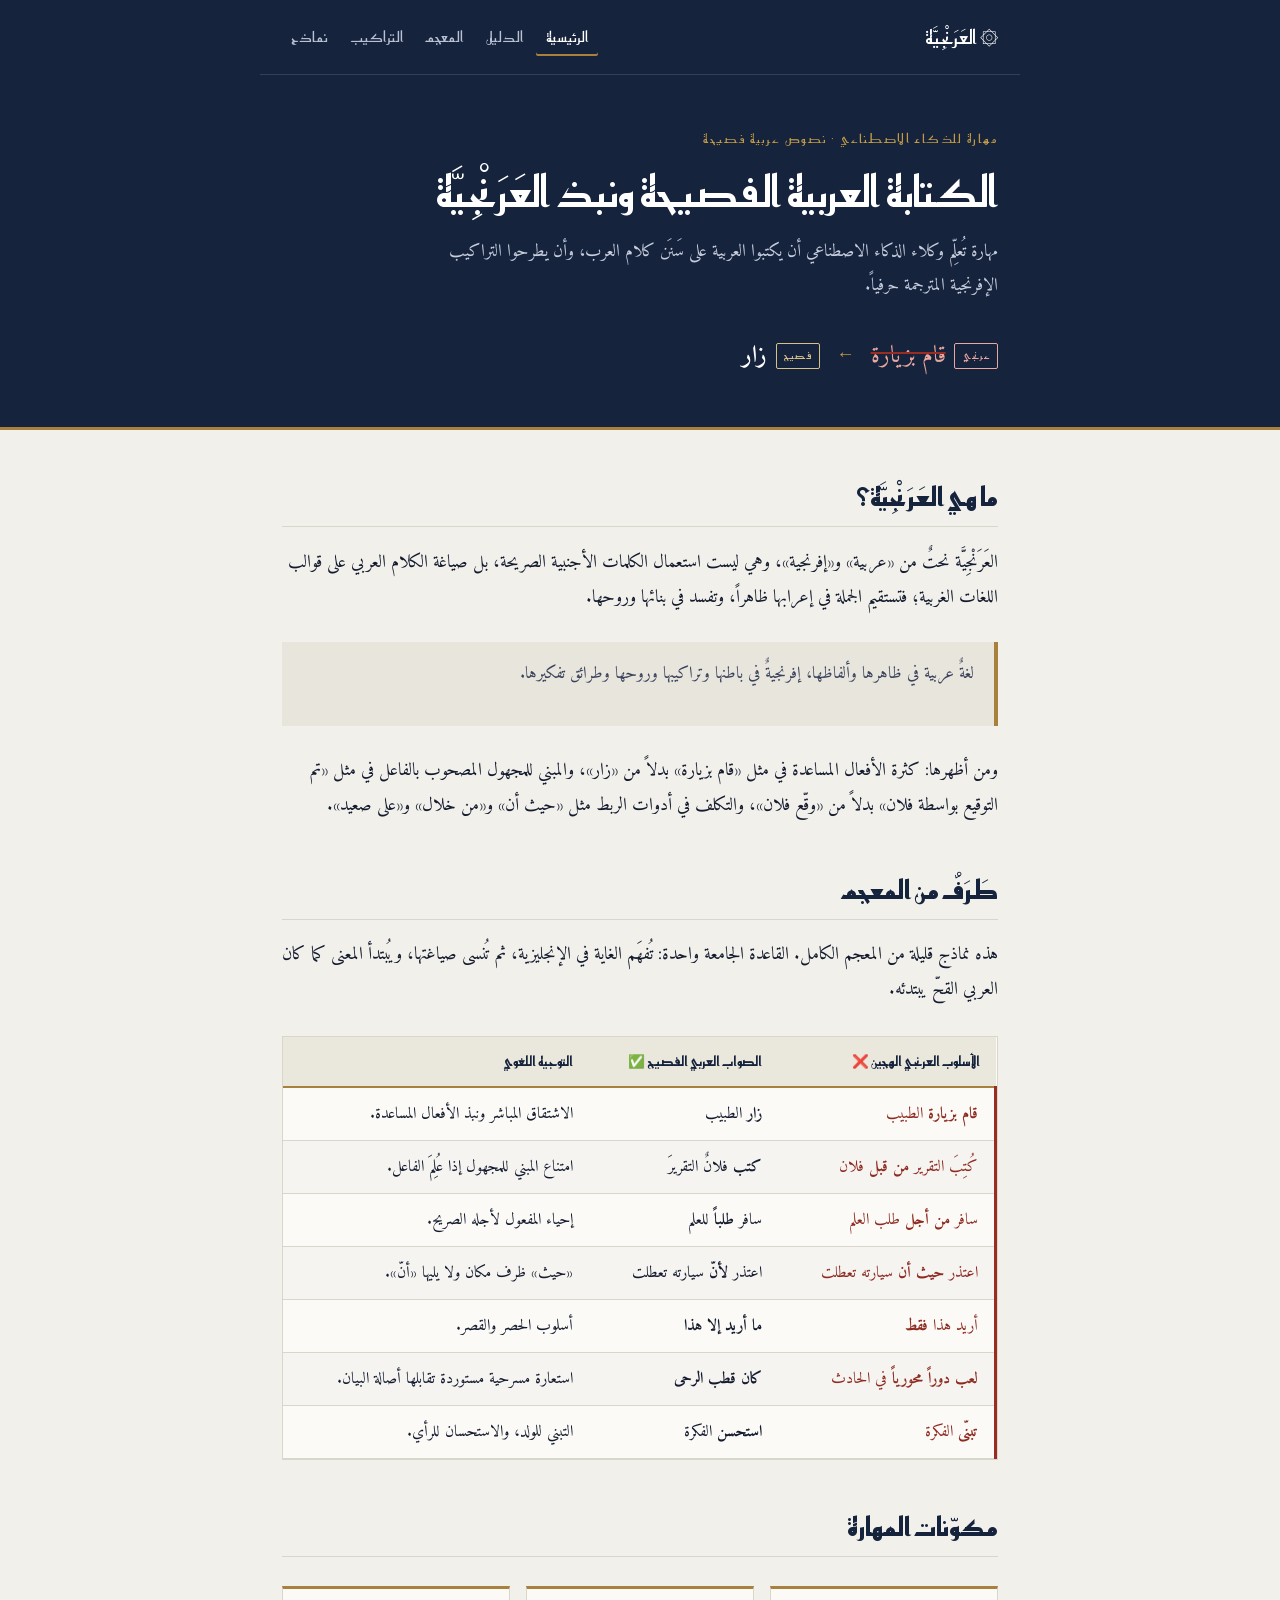
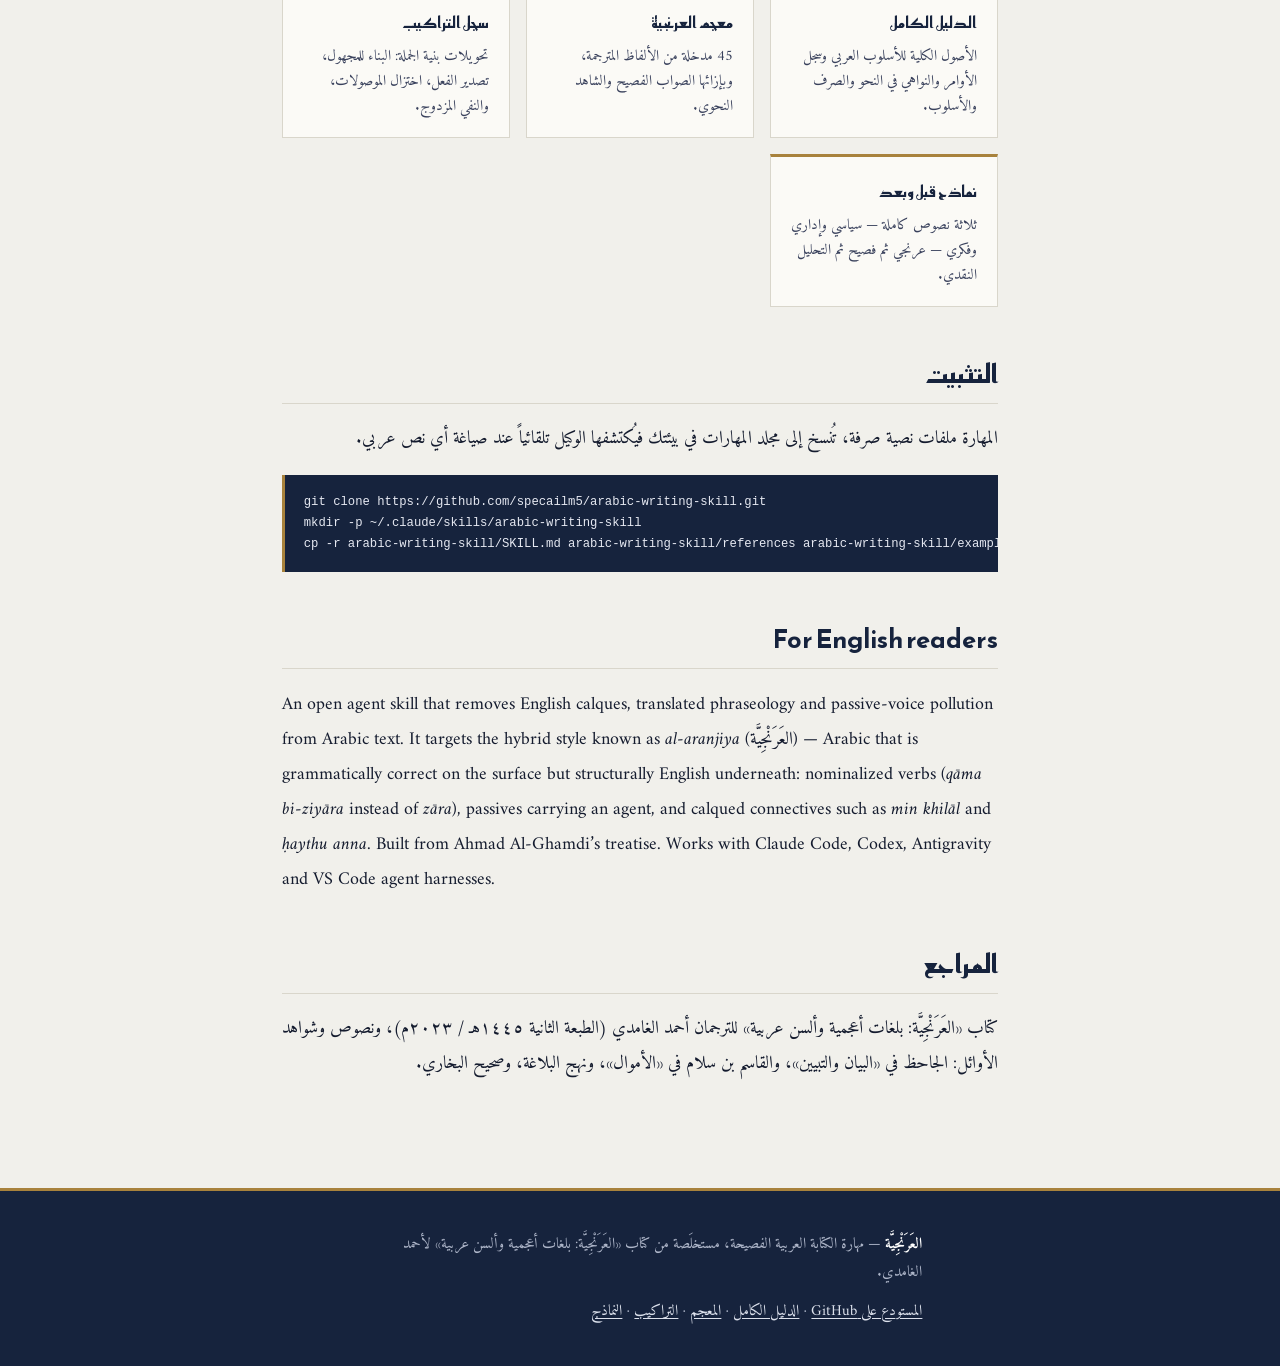
<file: docs/index.html>
<!DOCTYPE html>
<html lang="ar" dir="rtl">
<head>
<meta charset="utf-8">
<meta name="viewport" content="width=device-width, initial-scale=1">
<title>العرنجية: مهارة الكتابة العربية الفصيحة | Arabic Writing Skill</title>
<meta name="description" content="مهارة ذكاء اصطناعي تنقّي العربية من العرنجية: «قام بزيارة» ← «زار»، و«تم التوقيع بواسطة» ← «وقّع». Arabic writing skill that removes English calques from Arabic text.">
<link rel="canonical" href="https://specailm5.github.io/arabic-writing-skill/">
<meta name="robots" content="index,follow,max-snippet:-1,max-image-preview:large">
<meta name="author" content="Saif hassan">
<meta property="og:type" content="article">
<meta property="og:site_name" content="العَرَنْجِيَّة — مهارة الكتابة العربية الفصيحة">
<meta property="og:locale" content="ar_AR">
<meta property="og:title" content="العرنجية: مهارة الكتابة العربية الفصيحة | Arabic Writing Skill">
<meta property="og:description" content="مهارة ذكاء اصطناعي تنقّي العربية من العرنجية: «قام بزيارة» ← «زار»، و«تم التوقيع بواسطة» ← «وقّع». Arabic writing skill that removes English calques from Arabic text.">
<meta property="og:url" content="https://specailm5.github.io/arabic-writing-skill/">
<meta name="twitter:card" content="summary">
<meta name="twitter:title" content="العرنجية: مهارة الكتابة العربية الفصيحة | Arabic Writing Skill">
<meta name="twitter:description" content="مهارة ذكاء اصطناعي تنقّي العربية من العرنجية: «قام بزيارة» ← «زار»، و«تم التوقيع بواسطة» ← «وقّع». Arabic writing skill that removes English calques from Arabic text.">
<link rel="icon" href="favicon.svg" type="image/svg+xml">
<link rel="preconnect" href="https://fonts.googleapis.com">
<link rel="preconnect" href="https://fonts.gstatic.com" crossorigin>
<link rel="stylesheet" href="https://fonts.googleapis.com/css2?family=Amiri:ital,wght@0,400;0,700;1,400&amp;family=Reem+Kufi:wght@400;600&amp;display=swap">
<link rel="stylesheet" href="style.css">
<script type="application/ld+json">{"@context":"https://schema.org","@graph":[{"@type":"WebSite","@id":"https://specailm5.github.io/arabic-writing-skill/#site","url":"https://specailm5.github.io/arabic-writing-skill/","name":"العَرَنْجِيَّة — مهارة الكتابة العربية الفصيحة","inLanguage":"ar","description":"مهارة للذكاء الاصطناعي تنقّي النص العربي من التراكيب الإفرنجية المترجمة (العرنجية)."},{"@type":"SoftwareApplication","@id":"https://specailm5.github.io/arabic-writing-skill/#app","name":"arabic-writing-skill","applicationCategory":"DeveloperApplication","operatingSystem":"Windows, macOS, Linux","url":"https://github.com/specailm5/arabic-writing-skill","codeRepository":"https://github.com/specailm5/arabic-writing-skill","inLanguage":["ar","en"],"description":"Agent skill for authentic Arabic writing: removes English calques, translated phraseology and passive-voice pollution from Arabic text.","offers":{"@type":"Offer","price":"0","priceCurrency":"USD"},"keywords":"العربية الفصيحة, العرنجية, Arabic writing, calque, translation, Claude skill, Codex, Antigravity"}]}</script>
</head>
<body>
<a class="skip" href="#main">تخطَّ إلى المتن</a>
<header class="top">
<div class="wrap bar">
<a class="brand" href="index.html">۞ العَرَنْجِيَّة</a>
<nav>
<a href="index.html" aria-current="page">الرئيسية</a>
<a href="guide.html">الدليل</a>
<a href="vocabulary.html">المعجم</a>
<a href="stylistic-patterns.html">التراكيب</a>
<a href="before-after.html">نماذج</a>
</nav>
</div>
<div class="wrap hero">
<p class="eyebrow">مهارة للذكاء الاصطناعي · نصوص عربية فصيحة</p>
<h1>الكتابة العربية الفصيحة ونبذ العَرَنْجِيَّة</h1>
<p class="lede">مهارة تُعلِّم وكلاء الذكاء الاصطناعي أن يكتبوا العربية على سَنَن كلام العرب، وأن يطرحوا التراكيب الإفرنجية المترجمة حرفياً.</p>
<div class="pair"><span class="side"><span class="tag tag-bad">عرنجي</span><del>قام بزيارة</del></span><span class="arrow" aria-hidden="true">←</span><span class="side"><span class="tag tag-good">فصيح</span><ins>زار</ins></span></div>
</div>
</header>
<main id="main">
<div class="wrap">
<div class="prose">
<h2>ما هي العَرَنْجِيَّة؟</h2>
<p>العَرَنْجِيَّة نحتٌ من «عربية» و«إفرنجية»، وهي ليست استعمال الكلمات الأجنبية الصريحة، بل صياغة الكلام العربي على قوالب اللغات الغربية؛ فتستقيم الجملة في إعرابها ظاهراً، وتفسد في بنائها وروحها.</p>
<blockquote><p>لغةٌ عربية في ظاهرها وألفاظها، إفرنجيةٌ في باطنها وتراكيبها وروحها وطرائق تفكيرها.</p></blockquote>
<p>ومن أظهرها: كثرة الأفعال المساعدة في مثل «قام بزيارة» بدلاً من «زار»، والمبني للمجهول المصحوب بالفاعل في مثل «تم التوقيع بواسطة فلان» بدلاً من «وقّع فلان»، والتكلف في أدوات الربط مثل «حيث أن» و«من خلال» و«على صعيد».</p>
<h2>طَرَفٌ من المعجم</h2>
<p>هذه نماذج قليلة من المعجم الكامل. القاعدة الجامعة واحدة: تُفهَم الغاية في الإنجليزية، ثم تُنسى صياغتها، ويُبتدأ المعنى كما كان العربي القحّ يبتدئه.</p>
<div class="tw t-wrong"><table><thead><tr><th>الأسلوب العرنجي الهجين ❌</th><th>الصواب العربي الفصيح ✅</th><th>التوجيه اللغوي</th></tr></thead><tbody><tr><td><strong>قام بزيارة</strong> الطبيب</td><td><strong>زار</strong> الطبيب</td><td>الاشتقاق المباشر ونبذ الأفعال المساعدة.</td></tr><tr><td>كُتِبَ التقرير <strong>من قبل</strong> فلان</td><td><strong>كتب</strong> فلانٌ التقريرَ</td><td>امتناع المبني للمجهول إذا عُلِمَ الفاعل.</td></tr><tr><td>سافر <strong>من أجل</strong> طلب العلم</td><td>سافر <strong>طلباً</strong> للعلم</td><td>إحياء المفعول لأجله الصريح.</td></tr><tr><td>اعتذر <strong>حيث أن</strong> سيارته تعطلت</td><td>اعتذر <strong>لأنّ</strong> سيارته تعطلت</td><td>«حيث» ظرف مكان ولا يليها «أنّ».</td></tr><tr><td>أريد هذا <strong>فقط</strong></td><td><strong>ما أريد إلا هذا</strong></td><td>أسلوب الحصر والقصر.</td></tr><tr><td><strong>لعب دوراً محورياً</strong> في الحادث</td><td><strong>كان قطب الرحى</strong></td><td>استعارة مسرحية مستوردة تقابلها أصالة البيان.</td></tr><tr><td><strong>تبنّى</strong> الفكرة</td><td><strong>استحسن</strong> الفكرة</td><td>التبني للولد، والاستحسان للرأي.</td></tr></tbody></table></div>
<h2>مكوّنات المهارة</h2>
<div class="cards">
<a class="card" href="guide.html"><h3>الدليل الكامل</h3><p>الأصول الكلية للأسلوب العربي وسجل الأوامر والنواهي في النحو والصرف والأسلوب.</p></a>
<a class="card" href="vocabulary.html"><h3>معجم العرنجية</h3><p>45 مدخلة من الألفاظ المترجمة، وبإزائها الصواب الفصيح والشاهد النحوي.</p></a>
<a class="card" href="stylistic-patterns.html"><h3>سجل التراكيب</h3><p>تحويلات بنية الجملة: البناء للمجهول، تصدير الفعل، اختزال الموصولات، والنفي المزدوج.</p></a>
<a class="card" href="before-after.html"><h3>نماذج قبل وبعد</h3><p>ثلاثة نصوص كاملة — سياسي وإداري وفكري — عرنجي ثم فصيح ثم التحليل النقدي.</p></a>
</div>
<h2>التثبيت</h2>
<p>المهارة ملفات نصية صرفة، تُنسخ إلى مجلد المهارات في بيئتك فيُكتشفها الوكيل تلقائياً عند صياغة أي نص عربي.</p>
<pre><code>git clone https://github.com/specailm5/arabic-writing-skill.git
mkdir -p ~/.claude/skills/arabic-writing-skill
cp -r arabic-writing-skill/SKILL.md arabic-writing-skill/references arabic-writing-skill/examples ~/.claude/skills/arabic-writing-skill/</code></pre>
<h2>For English readers</h2>
<p class="en">An open agent skill that removes English calques, translated phraseology and passive-voice pollution from Arabic text. It targets the hybrid style known as <em>al-aranjiya</em> (العَرَنْجِيَّة) — Arabic that is grammatically correct on the surface but structurally English underneath: nominalized verbs (<em>qāma bi-ziyāra</em> instead of <em>zāra</em>), passives carrying an agent, and calqued connectives such as <em>min khilāl</em> and <em>ḥaythu anna</em>. Built from Ahmad Al-Ghamdi’s treatise. Works with Claude Code, Codex, Antigravity and VS Code agent harnesses.</p>
<h2>المراجع</h2>
<p>كتاب «العَرَنْجِيَّة: بلغات أعجمية وألسن عربية» للترجمان أحمد الغامدي (الطبعة الثانية ١٤٤٥هـ / ٢٠٢٣م)، ونصوص وشواهد الأوائل: الجاحظ في «البيان والتبيين»، والقاسم بن سلام في «الأموال»، ونهج البلاغة، وصحيح البخاري.</p>
</div>
</div>
</main>
<footer>
<div class="wrap foot">
<p><strong>العَرَنْجِيَّة</strong> — مهارة الكتابة العربية الفصيحة، مستخلَصة من كتاب «العَرَنْجِيَّة: بلغات أعجمية وألسن عربية» لأحمد الغامدي.</p>
<p><a href="https://github.com/specailm5/arabic-writing-skill">المستودع على GitHub</a> · <a href="guide.html">الدليل الكامل</a> · <a href="vocabulary.html">المعجم</a> · <a href="stylistic-patterns.html">التراكيب</a> · <a href="before-after.html">النماذج</a></p>
</div>
</footer>
</body>
</html>
</file>
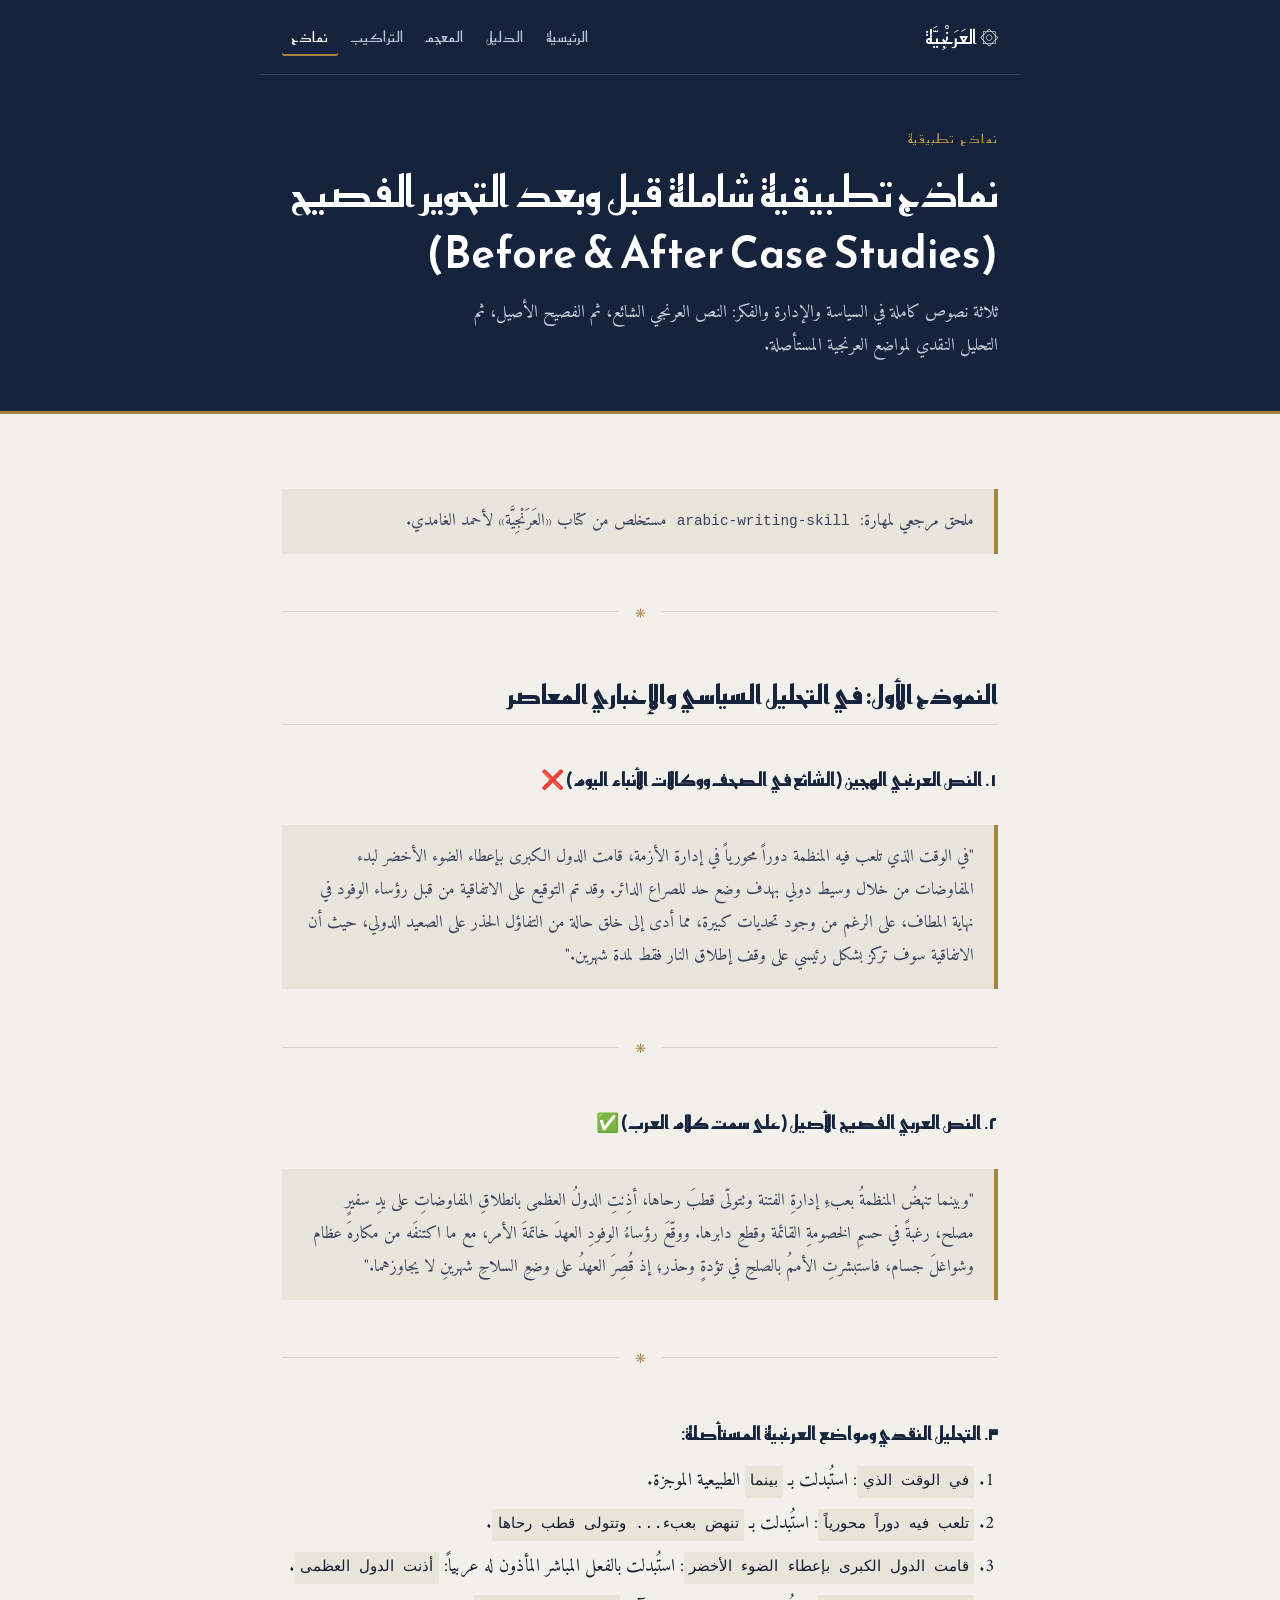
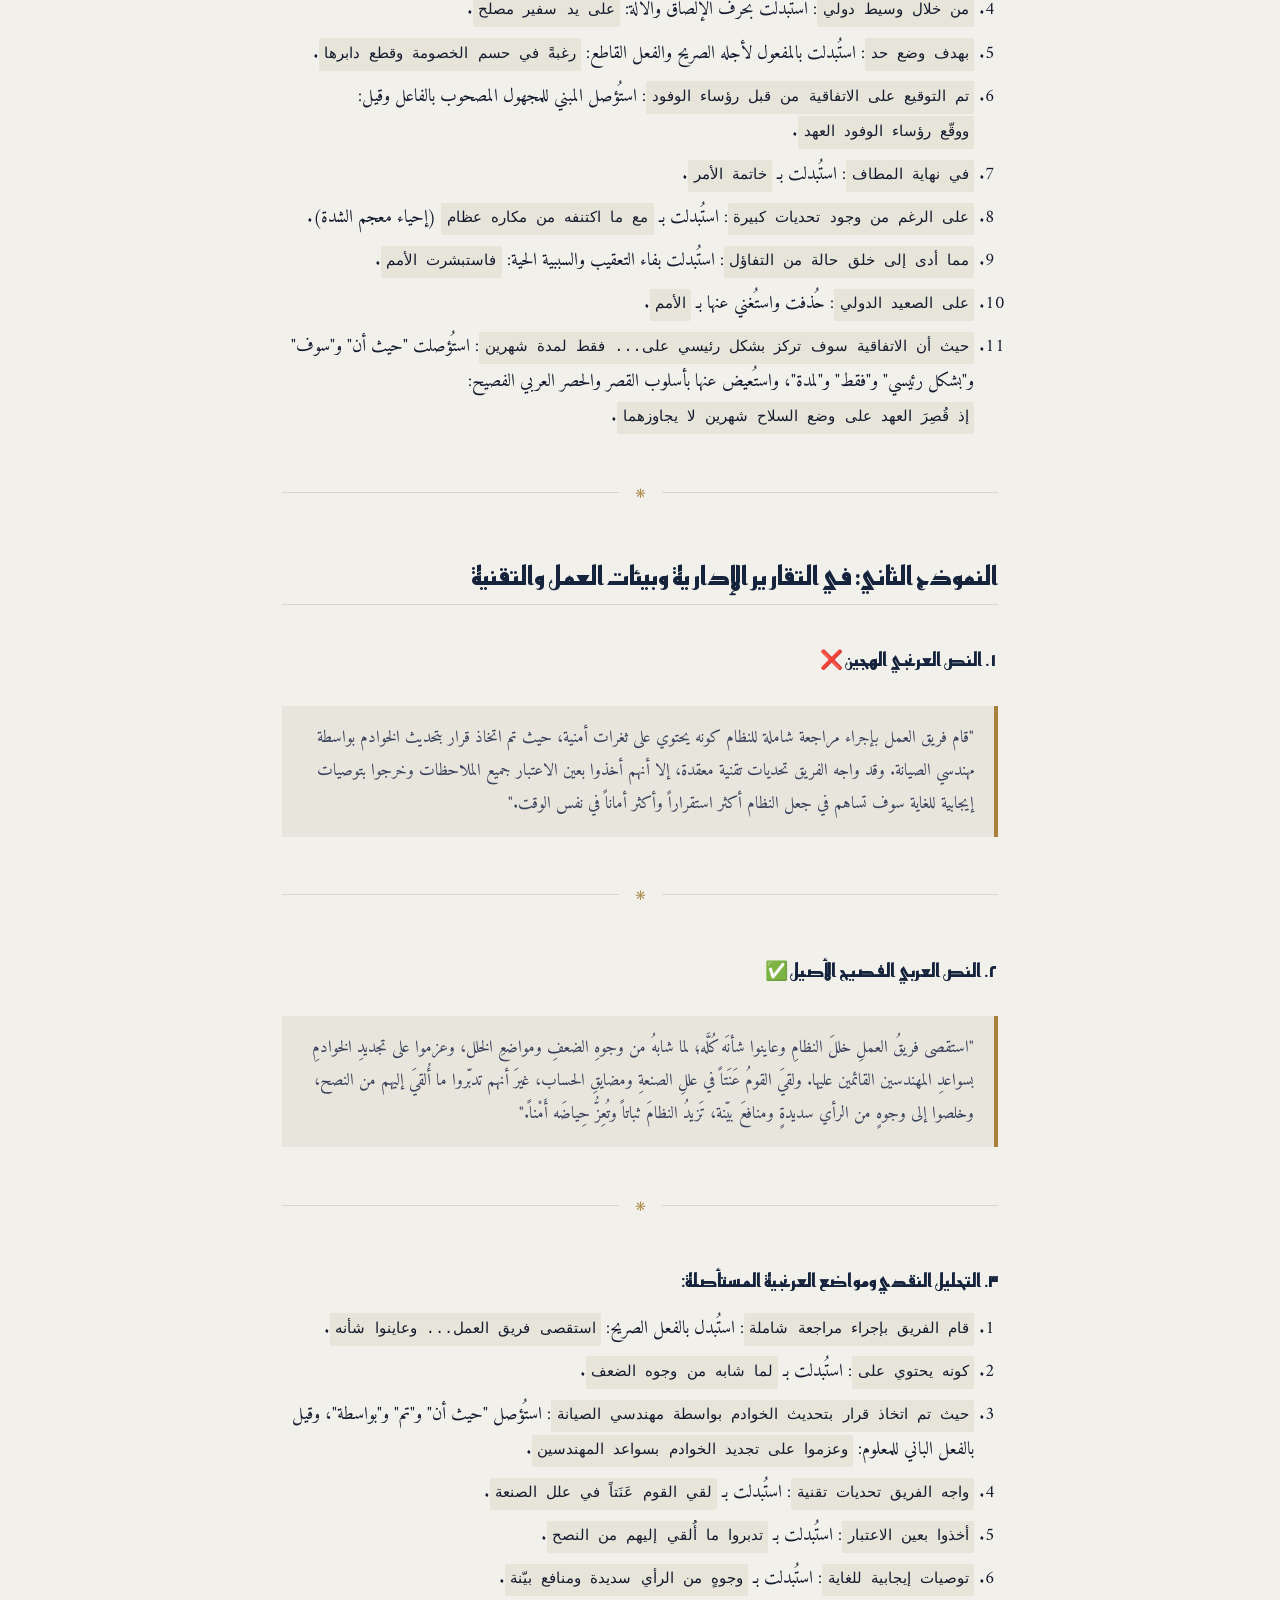
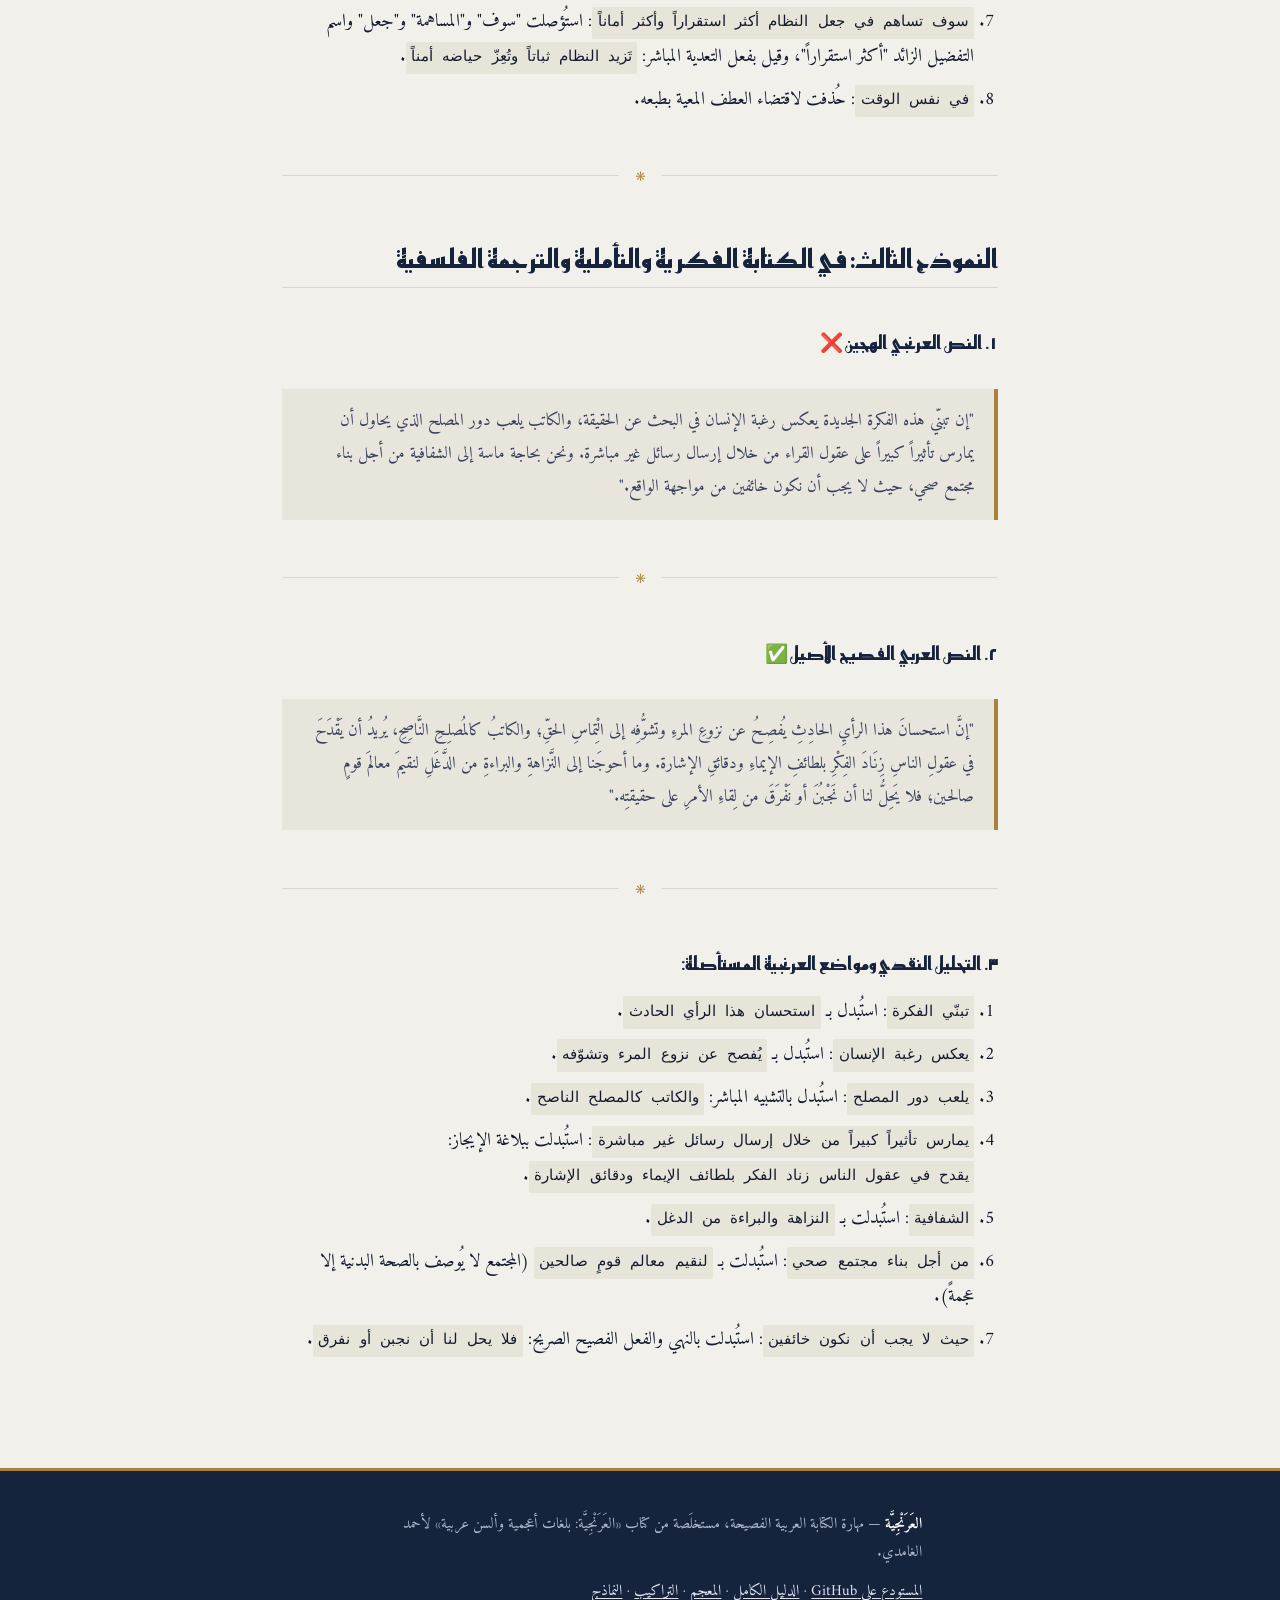
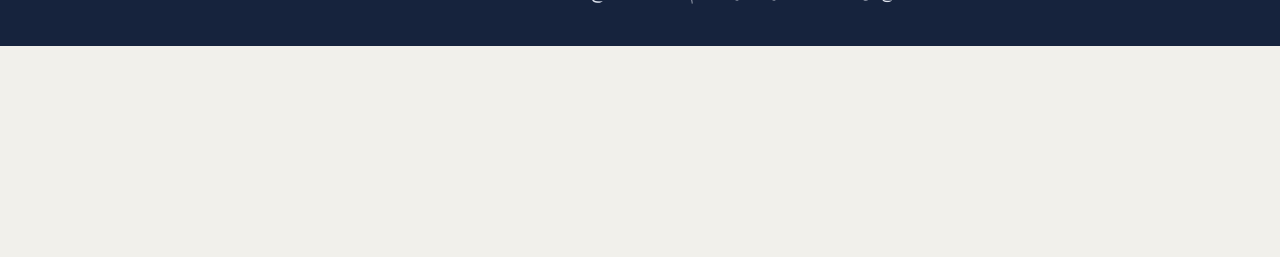
<file: docs/before-after.html>
<!DOCTYPE html>
<html lang="ar" dir="rtl">
<head>
<meta charset="utf-8">
<meta name="viewport" content="width=device-width, initial-scale=1">
<title>نماذج قبل وبعد: تحرير النص العربي من العرنجية</title>
<meta name="description" content="ثلاثة نماذج تطبيقية كاملة — في التحليل السياسي، والتقارير الإدارية، والكتابة الفكرية — تعرض النص العرنجي ثم الفصيح ثم التحليل النقدي لمواضع العرنجية.">
<link rel="canonical" href="https://specailm5.github.io/arabic-writing-skill/before-after.html">
<meta name="robots" content="index,follow,max-snippet:-1,max-image-preview:large">
<meta name="author" content="Saif hassan">
<meta property="og:type" content="article">
<meta property="og:site_name" content="العَرَنْجِيَّة — مهارة الكتابة العربية الفصيحة">
<meta property="og:locale" content="ar_AR">
<meta property="og:title" content="نماذج قبل وبعد: تحرير النص العربي من العرنجية">
<meta property="og:description" content="ثلاثة نماذج تطبيقية كاملة — في التحليل السياسي، والتقارير الإدارية، والكتابة الفكرية — تعرض النص العرنجي ثم الفصيح ثم التحليل النقدي لمواضع العرنجية.">
<meta property="og:url" content="https://specailm5.github.io/arabic-writing-skill/before-after.html">
<meta name="twitter:card" content="summary">
<meta name="twitter:title" content="نماذج قبل وبعد: تحرير النص العربي من العرنجية">
<meta name="twitter:description" content="ثلاثة نماذج تطبيقية كاملة — في التحليل السياسي، والتقارير الإدارية، والكتابة الفكرية — تعرض النص العرنجي ثم الفصيح ثم التحليل النقدي لمواضع العرنجية.">
<link rel="icon" href="favicon.svg" type="image/svg+xml">
<link rel="preconnect" href="https://fonts.googleapis.com">
<link rel="preconnect" href="https://fonts.gstatic.com" crossorigin>
<link rel="stylesheet" href="https://fonts.googleapis.com/css2?family=Amiri:ital,wght@0,400;0,700;1,400&amp;family=Reem+Kufi:wght@400;600&amp;display=swap">
<link rel="stylesheet" href="style.css">
<script type="application/ld+json">{"@context":"https://schema.org","@graph":[{"@type":"Article","@id":"https://specailm5.github.io/arabic-writing-skill/before-after.html#article","headline":"نماذج تطبيقية شاملة قبل وبعد التحوير الفصيح (Before &amp; After Case Studies)","description":"نماذج تطبيقية قبل وبعد التحوير الفصيح.","inLanguage":"ar","isPartOf":{"@id":"https://specailm5.github.io/arabic-writing-skill/#site"},"mainEntityOfPage":"https://specailm5.github.io/arabic-writing-skill/before-after.html","author":{"@type":"Person","name":"Saif hassan"},"about":["العرنجية","Arabic writing","Arabic calques"]},{"@type":"BreadcrumbList","itemListElement":[{"@type":"ListItem","position":1,"name":"الرئيسية","item":"https://specailm5.github.io/arabic-writing-skill/"},{"@type":"ListItem","position":2,"name":"نماذج","item":"https://specailm5.github.io/arabic-writing-skill/before-after.html"}]}]}</script>
</head>
<body>
<a class="skip" href="#main">تخطَّ إلى المتن</a>
<header class="top">
<div class="wrap bar">
<a class="brand" href="index.html">۞ العَرَنْجِيَّة</a>
<nav>
<a href="index.html">الرئيسية</a>
<a href="guide.html">الدليل</a>
<a href="vocabulary.html">المعجم</a>
<a href="stylistic-patterns.html">التراكيب</a>
<a href="before-after.html" aria-current="page">نماذج</a>
</nav>
</div>
<div class="wrap hero">
<p class="eyebrow">نماذج تطبيقية</p>
<h1>نماذج تطبيقية شاملة قبل وبعد التحوير الفصيح (Before &amp; After Case Studies)</h1>
<p class="lede">ثلاثة نصوص كاملة في السياسة والإدارة والفكر: النص العرنجي الشائع، ثم الفصيح الأصيل، ثم التحليل النقدي لمواضع العرنجية المستأصلة.</p>
</div>
</header>
<main id="main">
<div class="wrap">
<div class="prose"><blockquote>ملحق مرجعي لمهارة: <code>arabic-writing-skill</code> مستخلص من كتاب «العَرَنْجِيَّة» لأحمد الغامدي.</blockquote>
<div class="orn" aria-hidden="true">۞</div>
<h2 id="النموذج-الأول-في-التحليل-السياسي-والإخباري-المعاصر">النموذج الأول: في التحليل السياسي والإخباري المعاصر</h2>
<h3 id="١-النص-العرنجي-الهجين-الشائع-في-الصحف-ووكالات-الأنباء-اليوم">١. النص العرنجي الهجين (الشائع في الصحف ووكالات الأنباء اليوم) ❌</h3>
<blockquote>&quot;في الوقت الذي تلعب فيه المنظمة دوراً محورياً في إدارة الأزمة، قامت الدول الكبرى بإعطاء الضوء الأخضر لبدء المفاوضات من خلال وسيط دولي بهدف وضع حد للصراع الدائر. وقد تم التوقيع على الاتفاقية من قبل رؤساء الوفود في نهاية المطاف، على الرغم من وجود تحديات كبيرة، مما أدى إلى خلق حالة من التفاؤل الحذر على الصعيد الدولي، حيث أن الاتفاقية سوف تركز بشكل رئيسي على وقف إطلاق النار فقط لمدة شهرين.&quot;</blockquote>
<div class="orn" aria-hidden="true">۞</div>
<h3 id="٢-النص-العربي-الفصيح-الأصيل-على-سمت-كلام-العرب">٢. النص العربي الفصيح الأصيل (على سمت كلام العرب) ✅</h3>
<blockquote>&quot;وبينما تنهضُ المنظمةُ بعبءِ إدارةِ الفتنة وتتولّى قطبَ رحاها، أذِنتِ الدولُ العظمى بانطلاقِ المفاوضاتِ على يدِ سفيرٍ مصلح، رغبةً في حسمِ الخصومةِ القائمة وقطعِ دابرها. ووقّعَ رؤساءُ الوفودِ العهدَ خاتمةَ الأمر، مع ما اكتنفَه من مكارهَ عظام وشواغلَ جسام، فاستبشرتِ الأممُ بالصلحِ في تؤدةٍ وحذر؛ إذ قُصِرَ العهدُ على وضعِ السلاحِ شهرينِ لا يجاوزهما.&quot;</blockquote>
<div class="orn" aria-hidden="true">۞</div>
<h3 id="٣-التحليل-النقدي-ومواضع-العرنجية-المستأصلة">٣. التحليل النقدي ومواضع العرنجية المستأصلة:</h3>
<ol><li><code>في الوقت الذي</code>: استُبدلت بـ <code>بينما</code> الطبيعية الموجزة.</li><li><code>تلعب فيه دوراً محورياً</code>: استُبدلت بـ <code>تنهض بعبء... وتتولى قطب رحاها</code>.</li><li><code>قامت الدول الكبرى بإعطاء الضوء الأخضر</code>: استُبدلت بالفعل المباشر المأذون له عربياً: <code>أذنت الدول العظمى</code>.</li><li><code>من خلال وسيط دولي</code>: استُبدلت بحرف الإلصاق والآلة: <code>على يد سفير مصلح</code>.</li><li><code>بهدف وضع حد</code>: استُبدلت بالمفعول لأجله الصريح والفعل القاطع: <code>رغبةً في حسم الخصومة وقطع دابرها</code>.</li><li><code>تم التوقيع على الاتفاقية من قبل رؤساء الوفود</code>: استُؤصل المبني للمجهول المصحوب بالفاعل وقيل: <code>ووقّع رؤساء الوفود العهد</code>.</li><li><code>في نهاية المطاف</code>: استُبدلت بـ <code>خاتمة الأمر</code>.</li><li><code>على الرغم من وجود تحديات كبيرة</code>: استُبدلت بـ <code>مع ما اكتنفه من مكاره عظام</code> (إحياء معجم الشدة).</li><li><code>مما أدى إلى خلق حالة من التفاؤل</code>: استُبدلت بفاء التعقيب والسببية الحية: <code>فاستبشرت الأمم</code>.</li><li><code>على الصعيد الدولي</code>: حُذفت واستُغني عنها بـ <code>الأمم</code>.</li><li><code>حيث أن الاتفاقية سوف تركز بشكل رئيسي على... فقط لمدة شهرين</code>: استُؤصلت &quot;حيث أن&quot; و&quot;سوف&quot; و&quot;بشكل رئيسي&quot; و&quot;فقط&quot; و&quot;لمدة&quot;، واستُعيض عنها بأسلوب القصر والحصر العربي الفصيح: <code>إذ قُصِرَ العهد على وضع السلاح شهرين لا يجاوزهما</code>.</li></ol>
<div class="orn" aria-hidden="true">۞</div>
<h2 id="النموذج-الثاني-في-التقارير-الإدارية-وبيئات-العمل-والتقنية">النموذج الثاني: في التقارير الإدارية وبيئات العمل والتقنية</h2>
<h3 id="١-النص-العرنجي-الهجين">١. النص العرنجي الهجين ❌</h3>
<blockquote>&quot;قام فريق العمل بإجراء مراجعة شاملة للنظام كونه يحتوي على ثغرات أمنية، حيث تم اتخاذ قرار بتحديث الخوادم بواسطة مهندسي الصيانة. وقد واجه الفريق تحديات تقنية معقدة، إلا أنهم أخذوا بعين الاعتبار جميع الملاحظات وخرجوا بتوصيات إيجابية للغاية سوف تساهم في جعل النظام أكثر استقراراً وأكثر أماناً في نفس الوقت.&quot;</blockquote>
<div class="orn" aria-hidden="true">۞</div>
<h3 id="٢-النص-العربي-الفصيح-الأصيل">٢. النص العربي الفصيح الأصيل ✅</h3>
<blockquote>&quot;استقصى فريقُ العملِ خللَ النظامِ وعاينوا شأنَه كُلَّه؛ لما شابهُ من وجوهِ الضعفِ ومواضعِ الخلل، وعزموا على تجديدِ الخوادمِ بسواعدِ المهندسين القائمين عليها. ولقيَ القومُ عَنَتاً في عللِ الصنعةِ ومضايقِ الحساب، غيرَ أنهم تدبّروا ما أُلقيَ إليهم من النصح، وخلصوا إلى وجوهٍ من الرأي سديدةٍ ومنافعَ بيّنة، تَزيدُ النظامَ ثباتاً وتُعِزُّ حِياضَه أَمْناً.&quot;</blockquote>
<div class="orn" aria-hidden="true">۞</div>
<h3 id="٣-التحليل-النقدي-ومواضع-العرنجية-المستأصلة-2">٣. التحليل النقدي ومواضع العرنجية المستأصلة:</h3>
<ol><li><code>قام الفريق بإجراء مراجعة شاملة</code>: استُبدل بالفعل الصريح: <code>استقصى فريق العمل... وعاينوا شأنه</code>.</li><li><code>كونه يحتوي على</code>: استُبدلت بـ <code>لما شابه من وجوه الضعف</code>.</li><li><code>حيث تم اتخاذ قرار بتحديث الخوادم بواسطة مهندسي الصيانة</code>: استُؤصل &quot;حيث أن&quot; و&quot;تم&quot; و&quot;بواسطة&quot;، وقيل بالفعل الباني للمعلوم: <code>وعزموا على تجديد الخوادم بسواعد المهندسين</code>.</li><li><code>واجه الفريق تحديات تقنية</code>: استُبدلت بـ <code>لقي القوم عَنَتاً في علل الصنعة</code>.</li><li><code>أخذوا بعين الاعتبار</code>: استُبدلت بـ <code>تدبروا ما أُلقي إليهم من النصح</code>.</li><li><code>توصيات إيجابية للغاية</code>: استُبدلت بـ <code>وجوهٍ من الرأي سديدة ومنافع بيّنة</code>.</li><li><code>سوف تساهم في جعل النظام أكثر استقراراً وأكثر أماناً</code>: استُؤصلت &quot;سوف&quot; و&quot;المساهمة&quot; و&quot;جعل&quot; واسم التفضيل الزائد &quot;أكثر استقراراً&quot;، وقيل بفعل التعدية المباشر: <code>تَزيد النظام ثباتاً وتُعِزّ حياضه أمناً</code>.</li><li><code>في نفس الوقت</code>: حُذفت لاقتضاء العطف المعية بطبعه.</li></ol>
<div class="orn" aria-hidden="true">۞</div>
<h2 id="النموذج-الثالث-في-الكتابة-الفكرية-والتأملية-والترجمة-الفلسفي">النموذج الثالث: في الكتابة الفكرية والتأملية والترجمة الفلسفية</h2>
<h3 id="١-النص-العرنجي-الهجين-2">١. النص العرنجي الهجين ❌</h3>
<blockquote>&quot;إن تبنّي هذه الفكرة الجديدة يعكس رغبة الإنسان في البحث عن الحقيقة، والكاتب يلعب دور المصلح الذي يحاول أن يمارس تأثيراً كبيراً على عقول القراء من خلال إرسال رسائل غير مباشرة. ونحن بحاجة ماسة إلى الشفافية من أجل بناء مجتمع صحي، حيث لا يجب أن نكون خائفين من مواجهة الواقع.&quot;</blockquote>
<div class="orn" aria-hidden="true">۞</div>
<h3 id="٢-النص-العربي-الفصيح-الأصيل-2">٢. النص العربي الفصيح الأصيل ✅</h3>
<blockquote>&quot;إنَّ استحسانَ هذا الرأيِ الحادِثِ يُفصِحُ عن نزوعِ المرءِ وتشوُّفِه إلى الْتِماسِ الحقِّ؛ والكاتبُ كالمُصلِحِ النَّاصِحِ، يُريدُ أن يَقْدَحَ في عقولِ الناسِ زِنَادَ الفِكْرِ بلطائفِ الإيماءِ ودقائقِ الإشارة. وما أحوجَنا إلى النَّزاهةِ والبراءةِ من الدَّغَلِ لنقيمَ معالمَ قومٍ صالحين؛ فلا يَحِلُّ لنا أن نَجْبُنَ أو نَفْرَقَ من لِقاءِ الأمرِ على حقيقتِه.&quot;</blockquote>
<div class="orn" aria-hidden="true">۞</div>
<h3 id="٣-التحليل-النقدي-ومواضع-العرنجية-المستأصلة-3">٣. التحليل النقدي ومواضع العرنجية المستأصلة:</h3>
<ol><li><code>تبنّي الفكرة</code>: استُبدل بـ <code>استحسان هذا الرأي الحادث</code>.</li><li><code>يعكس رغبة الإنسان</code>: استُبدل بـ <code>يُفصح عن نزوع المرء وتشوّفه</code>.</li><li><code>يلعب دور المصلح</code>: استُبدل بالتشبيه المباشر: <code>والكاتب كالمصلح الناصح</code>.</li><li><code>يمارس تأثيراً كبيراً من خلال إرسال رسائل غير مباشرة</code>: استُبدلت ببلاغة الإيجاز: <code>يقدح في عقول الناس زناد الفكر بلطائف الإيماء ودقائق الإشارة</code>.</li><li><code>الشفافية</code>: استُبدلت بـ <code>النزاهة والبراءة من الدغل</code>.</li><li><code>من أجل بناء مجتمع صحي</code>: استُبدلت بـ <code>لنقيم معالم قومٍ صالحين</code> (المجتمع لا يُوصف بالصحة البدنية إلا عجمةً).</li><li><code>حيث لا يجب أن نكون خائفين</code>: استُبدلت بالنهي والفعل الفصيح الصريح: <code>فلا يحل لنا أن نجبن أو نفرق</code>.</li></ol></div>
</div>
</main>
<footer>
<div class="wrap foot">
<p><strong>العَرَنْجِيَّة</strong> — مهارة الكتابة العربية الفصيحة، مستخلَصة من كتاب «العَرَنْجِيَّة: بلغات أعجمية وألسن عربية» لأحمد الغامدي.</p>
<p><a href="https://github.com/specailm5/arabic-writing-skill">المستودع على GitHub</a> · <a href="guide.html">الدليل الكامل</a> · <a href="vocabulary.html">المعجم</a> · <a href="stylistic-patterns.html">التراكيب</a> · <a href="before-after.html">النماذج</a></p>
</div>
</footer>
</body>
</html>
</file>
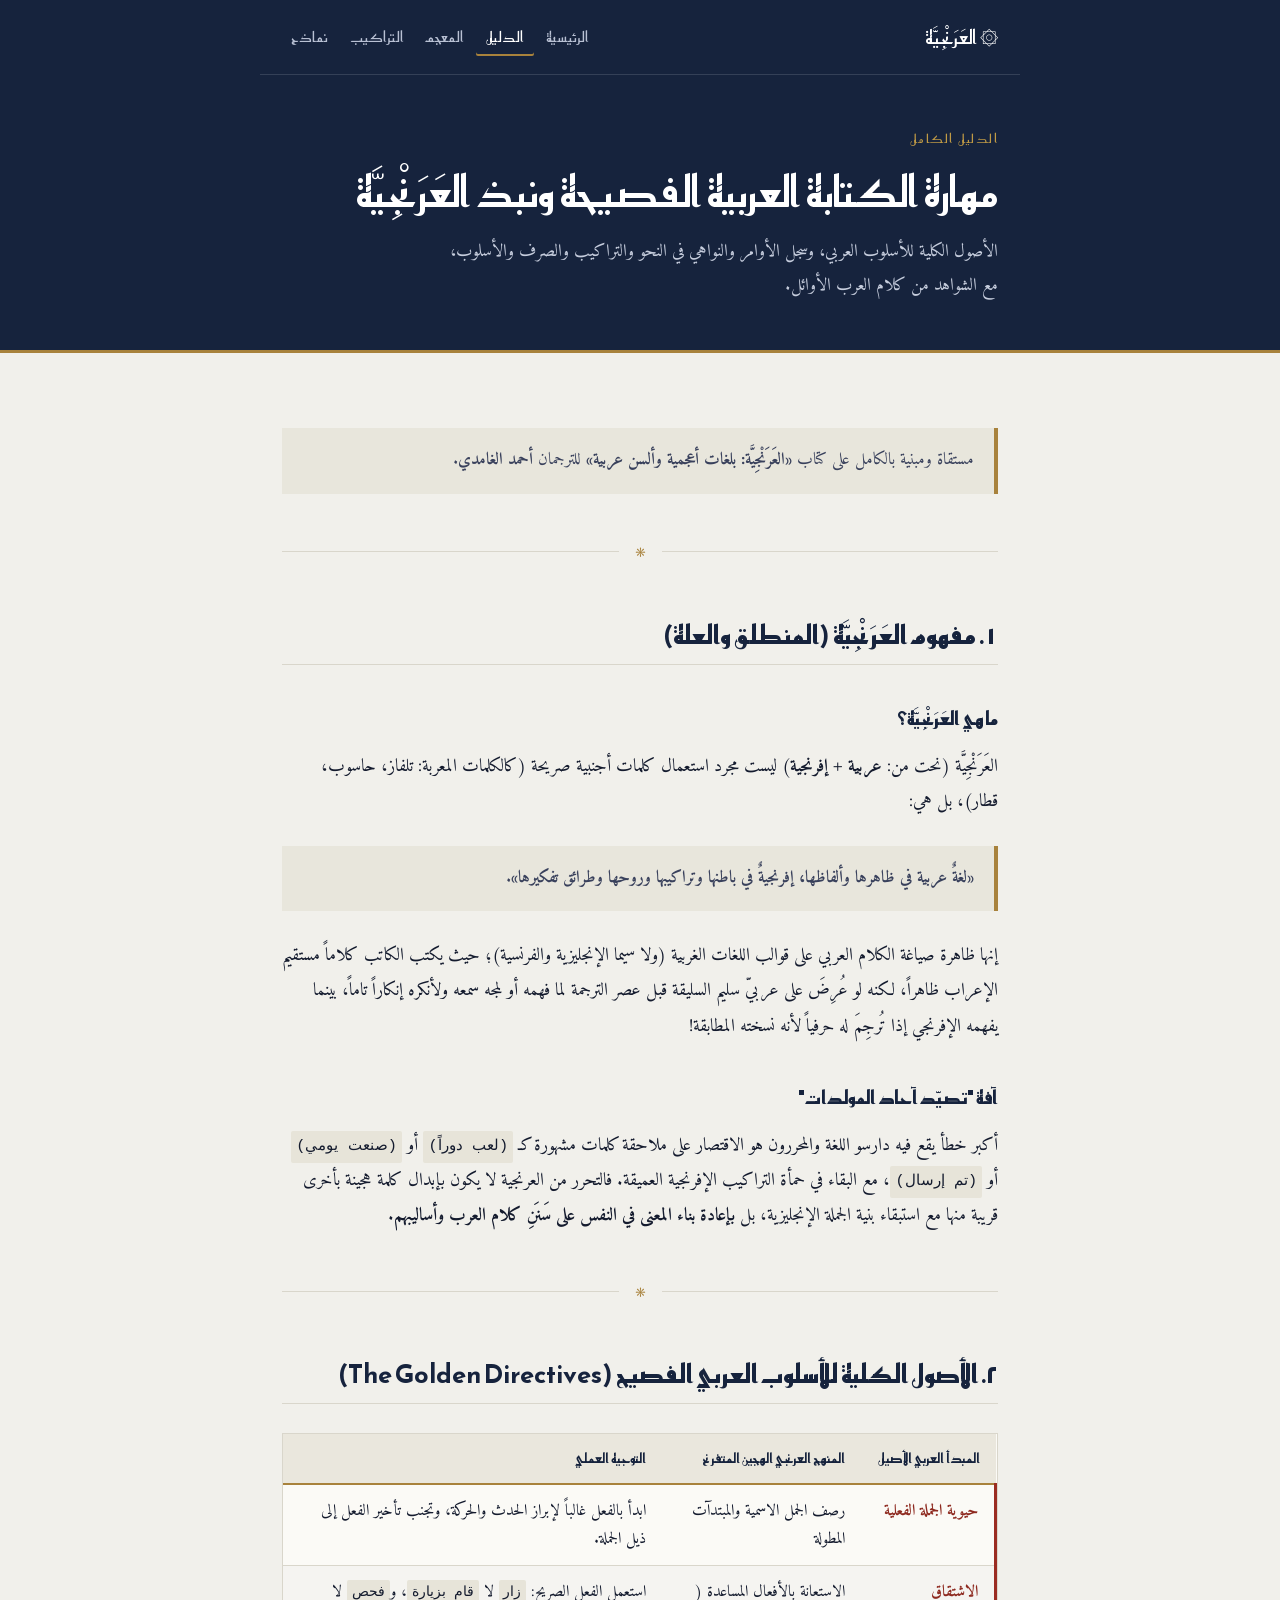
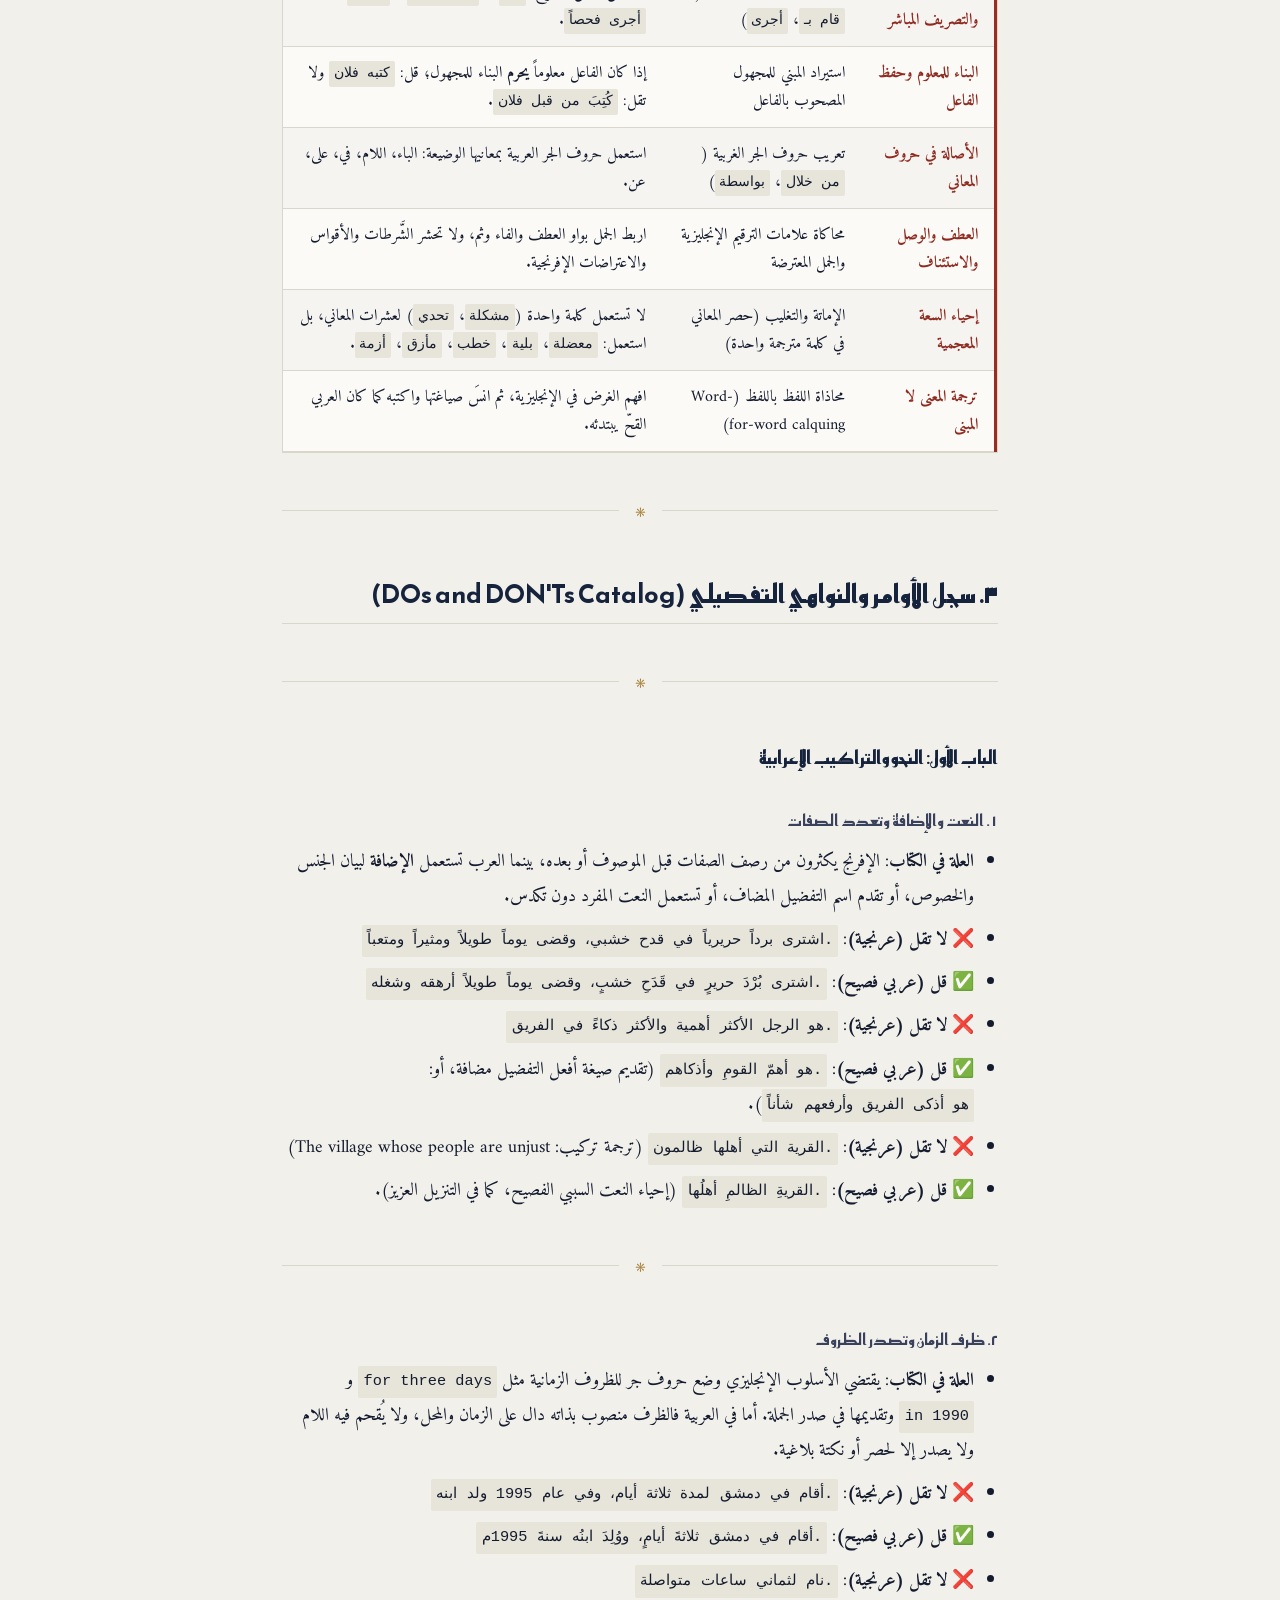
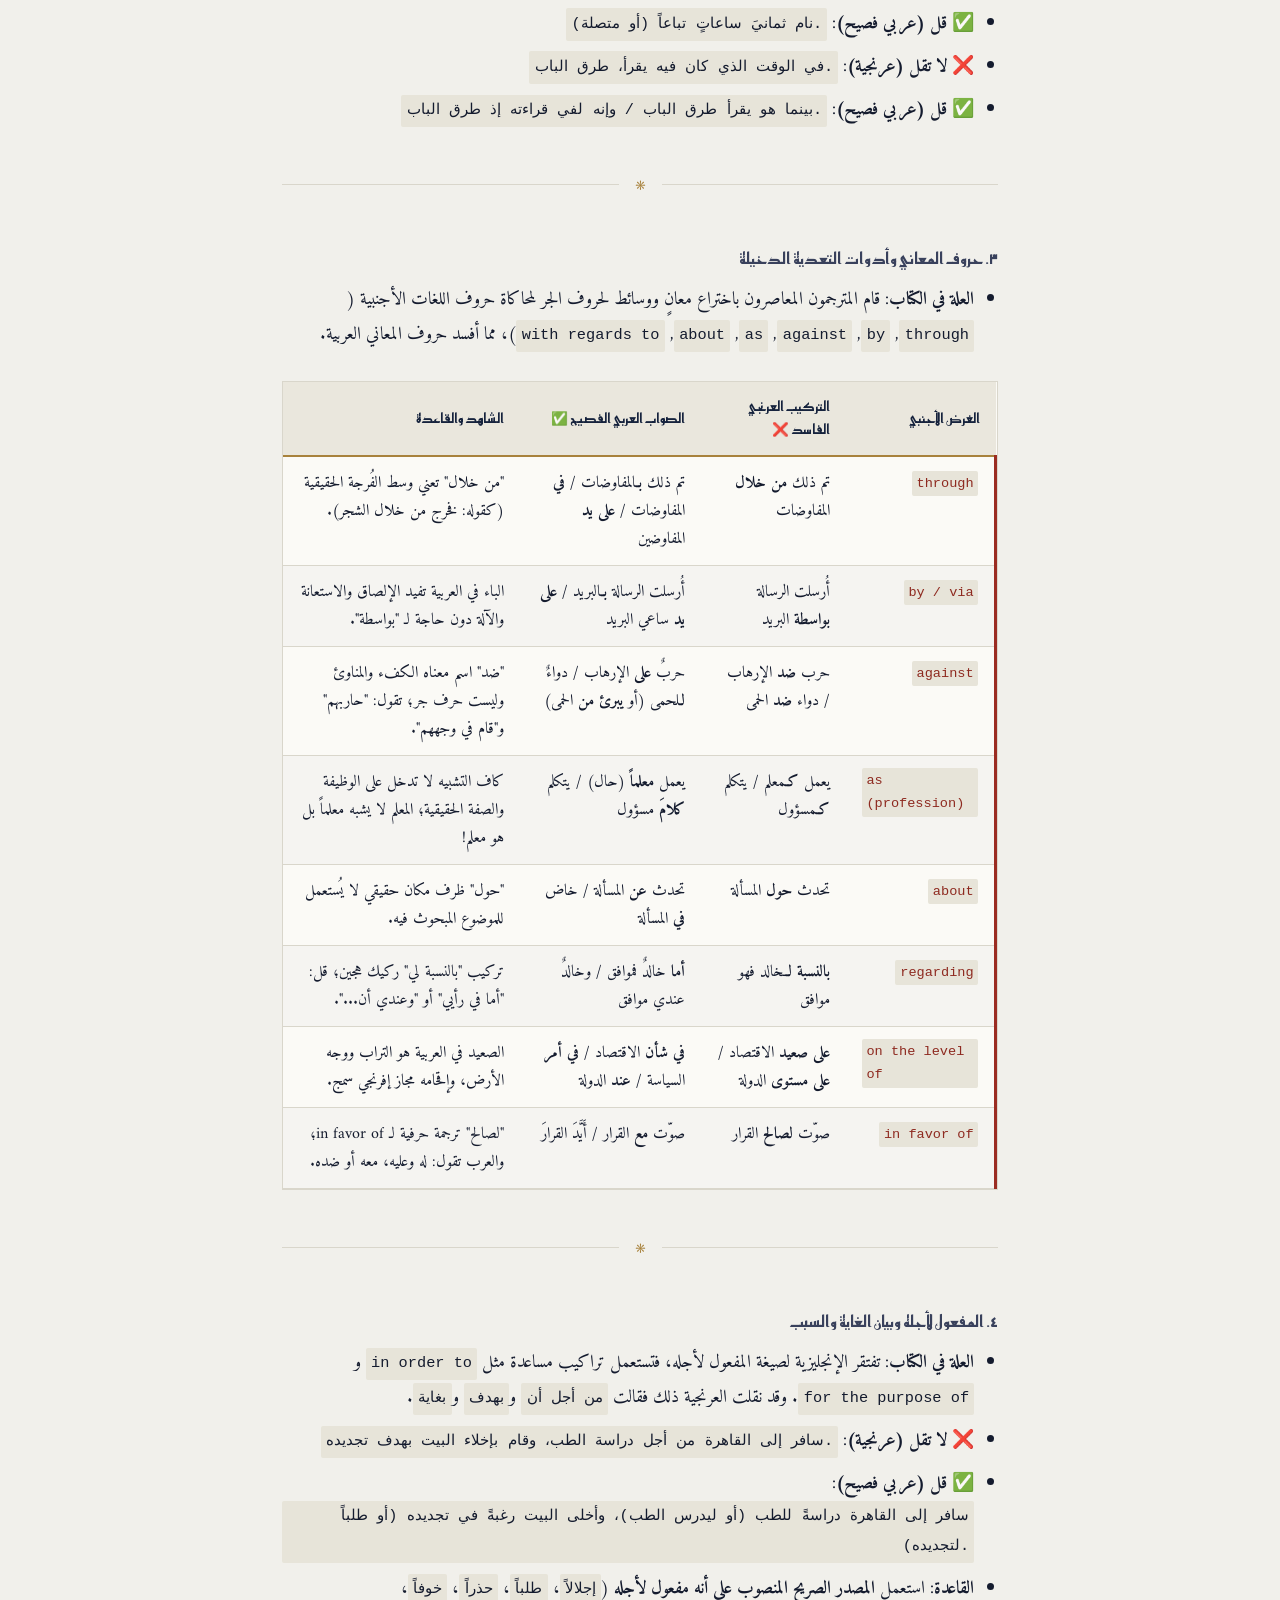
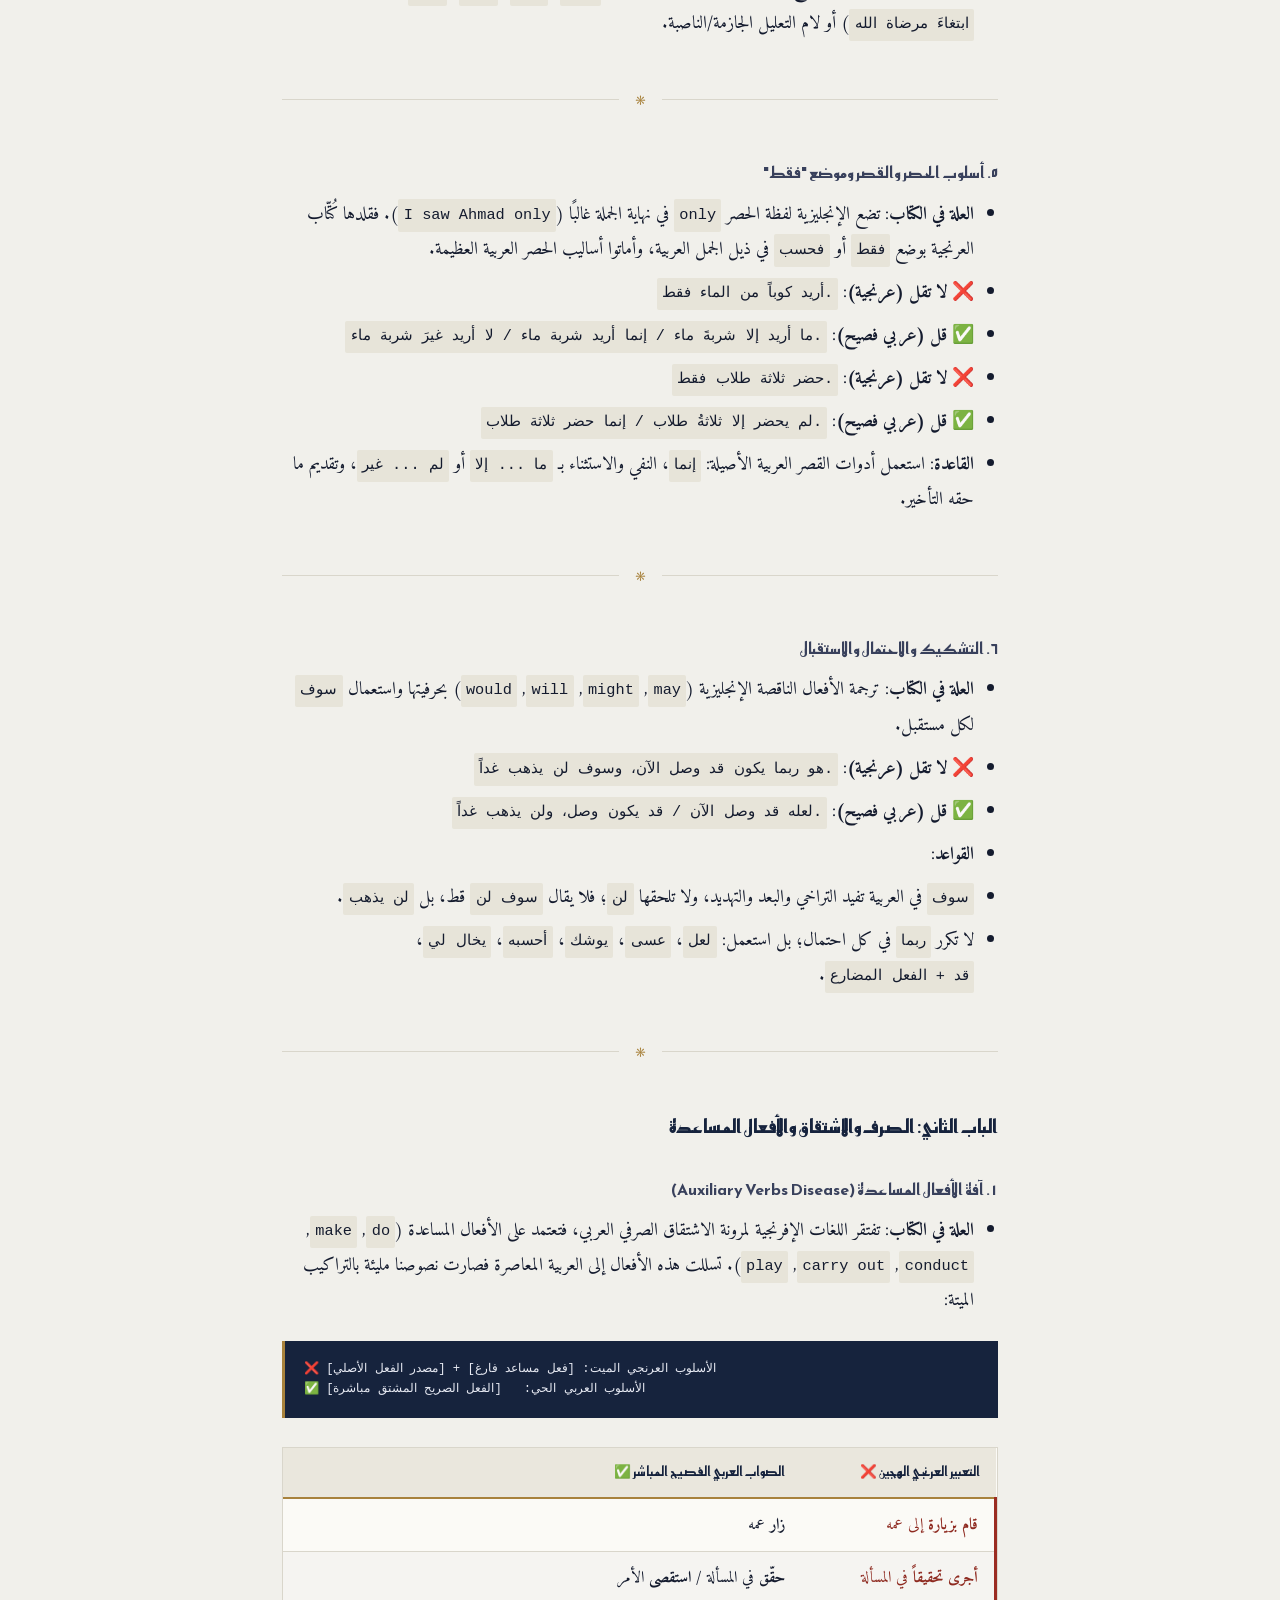
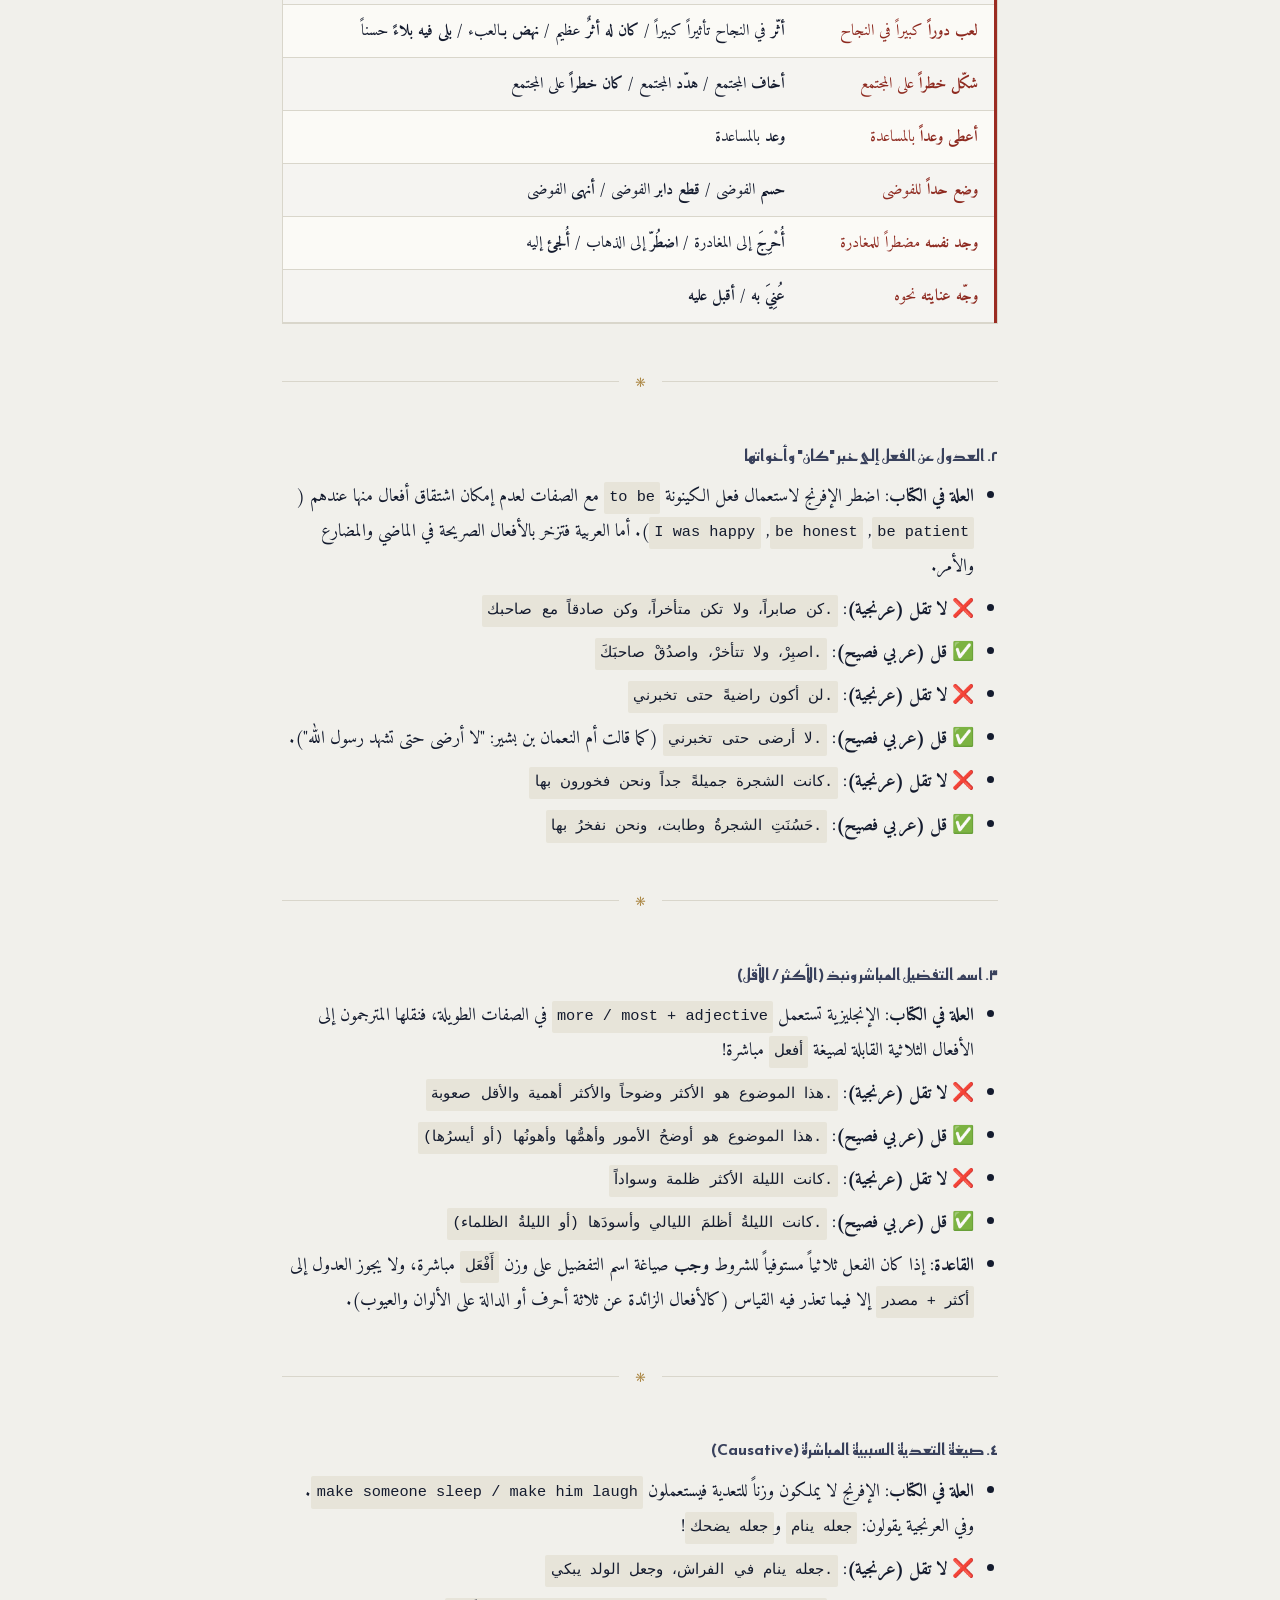
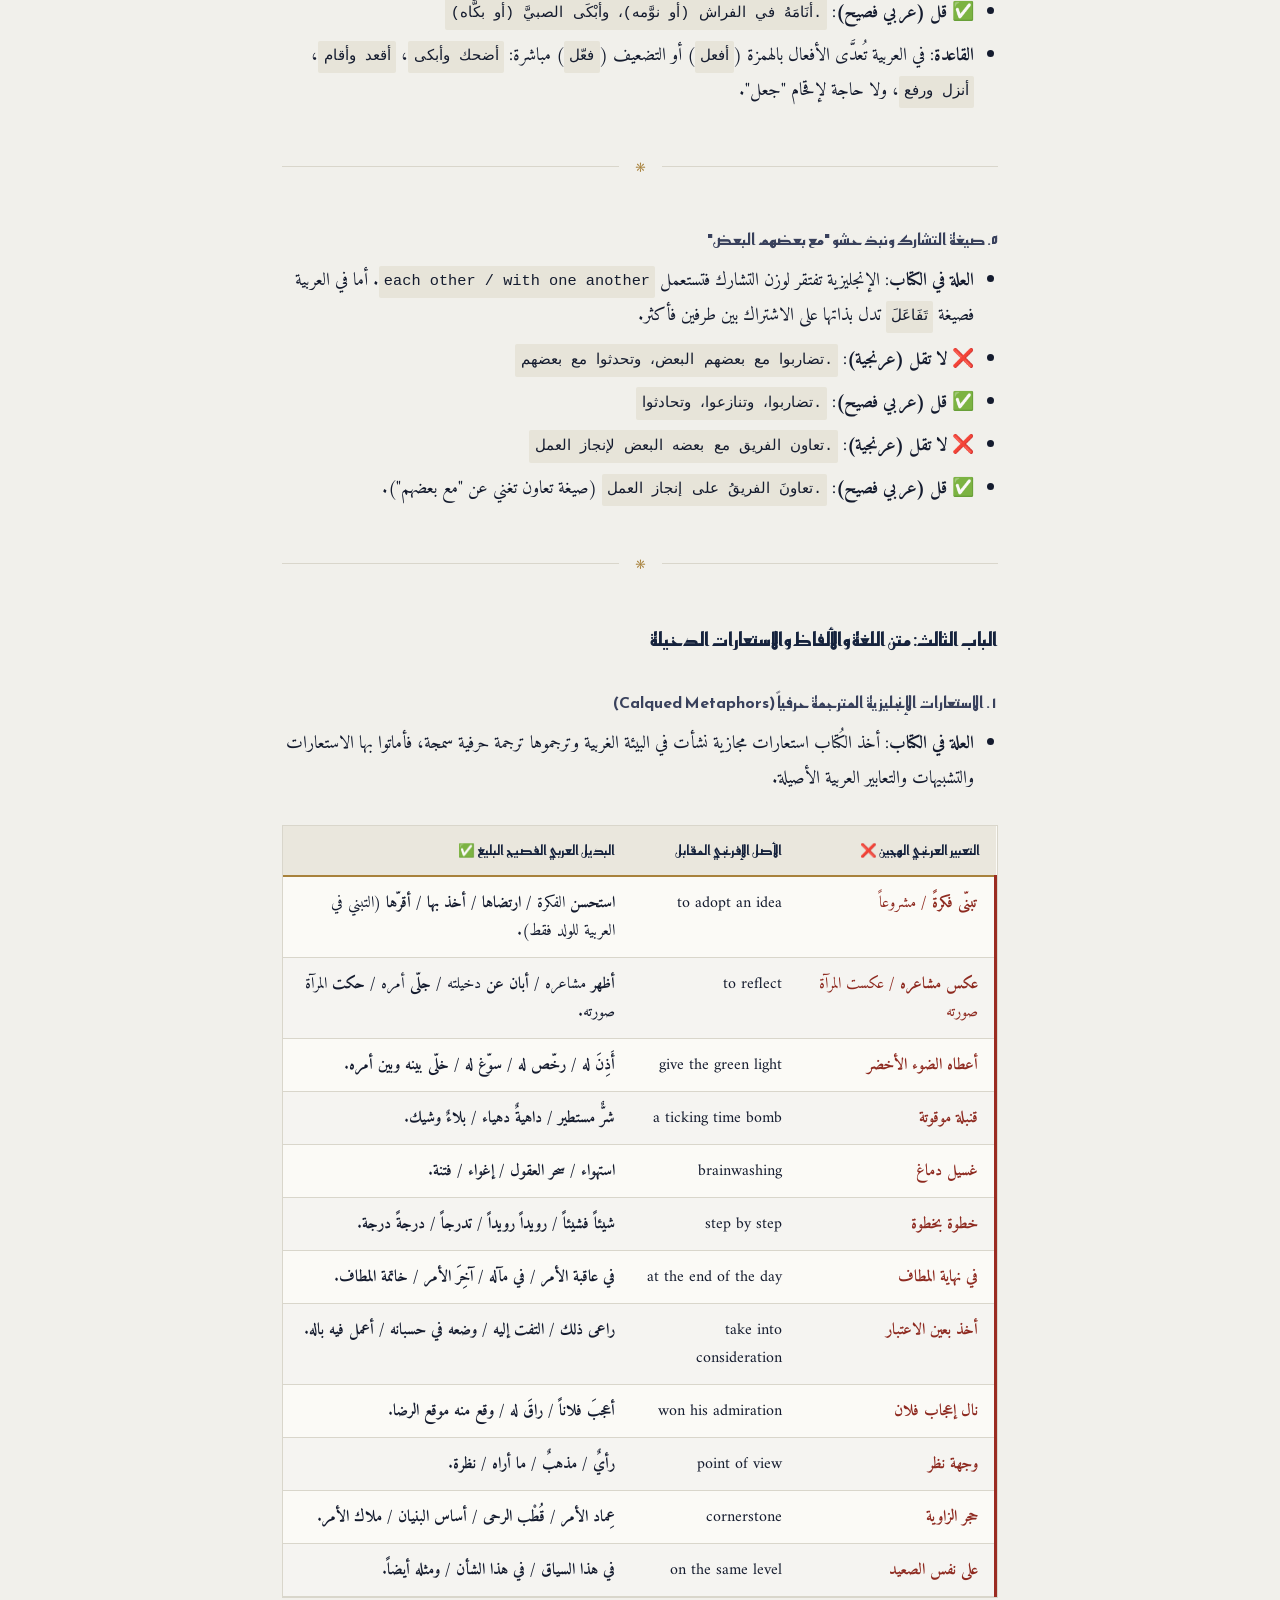
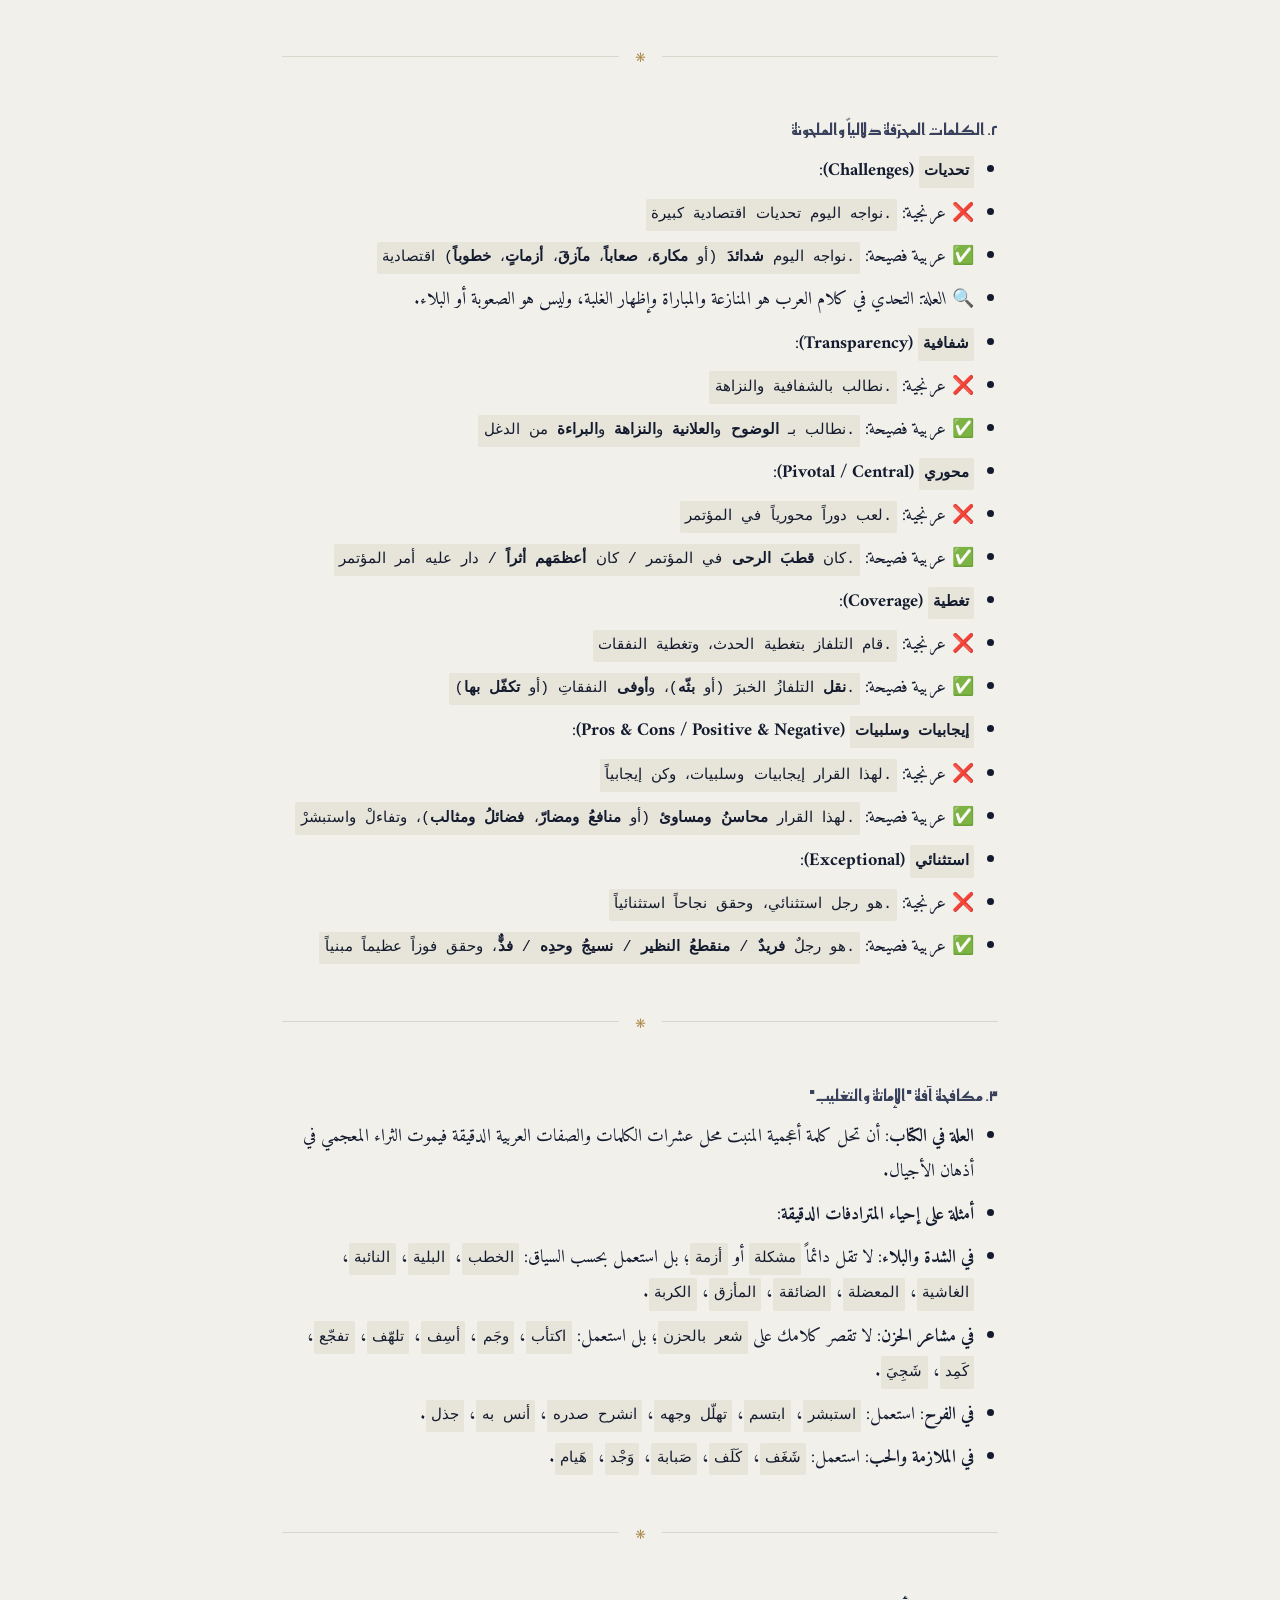
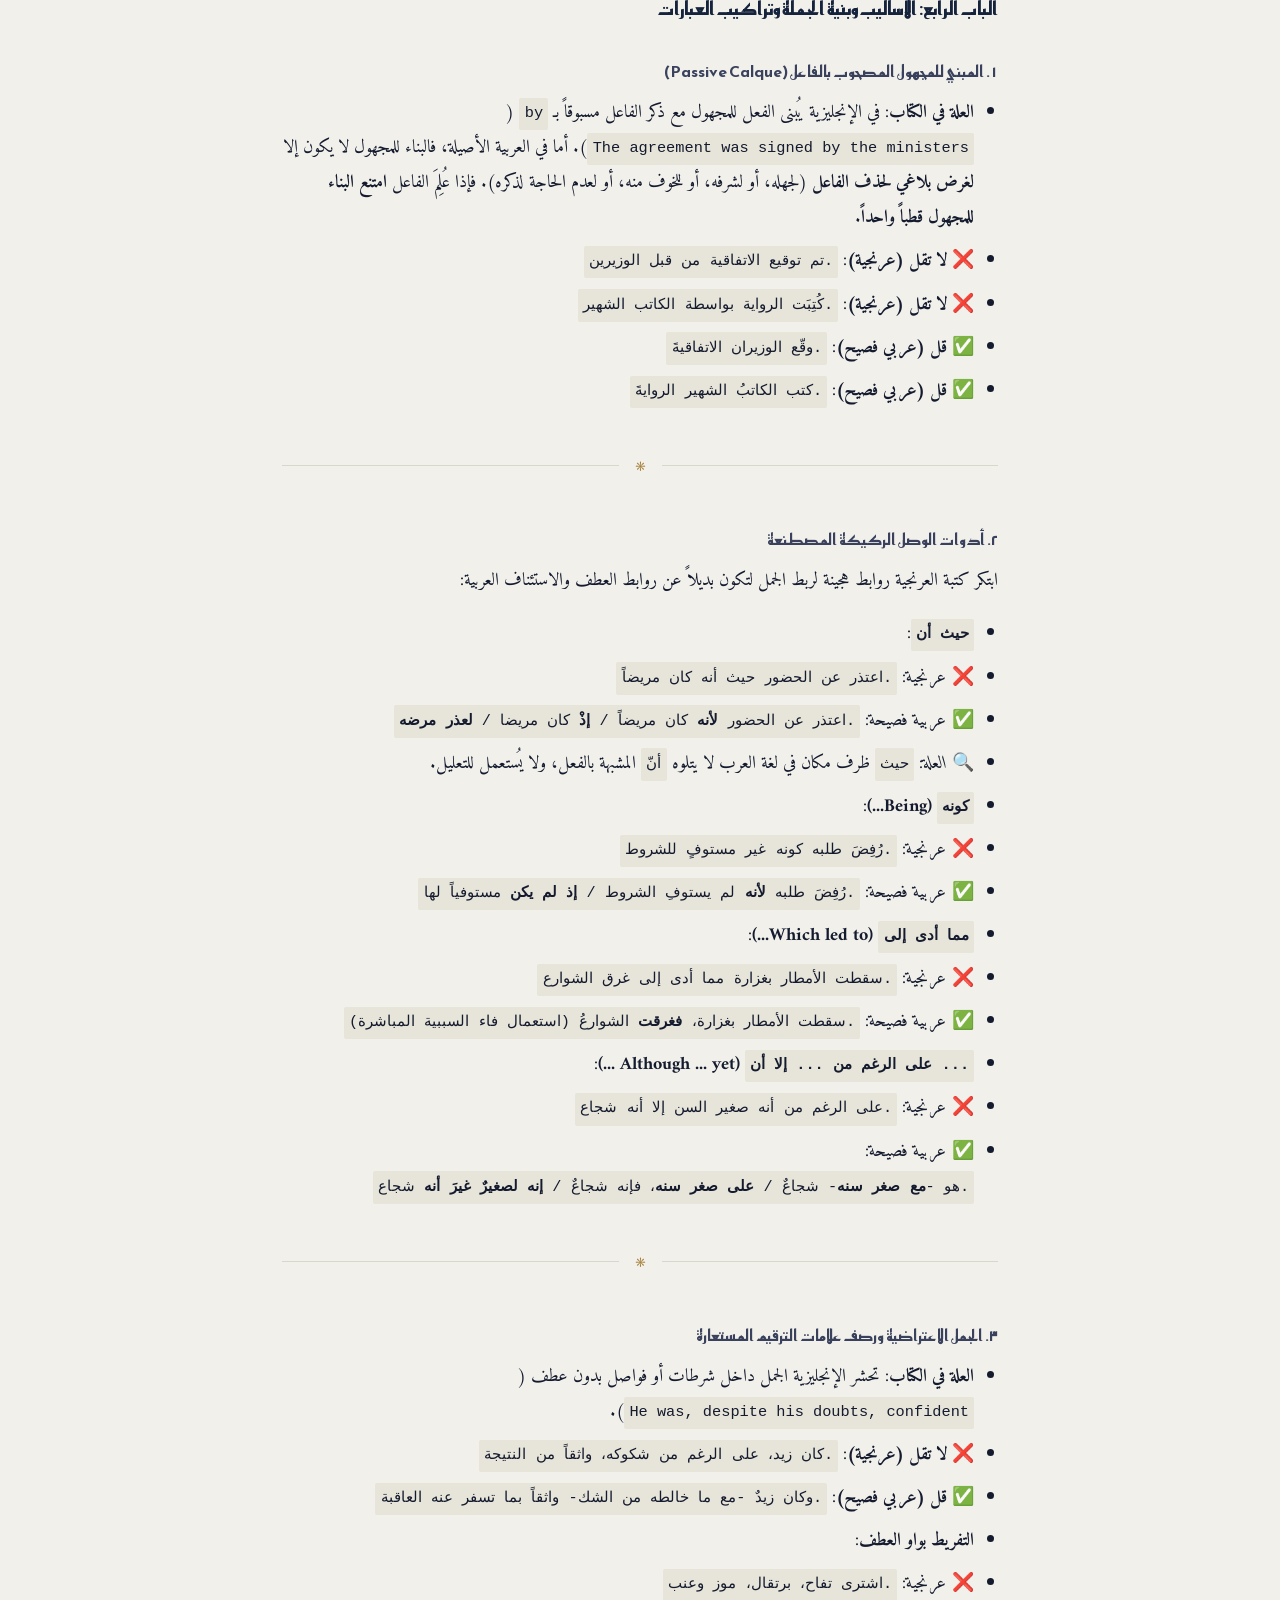
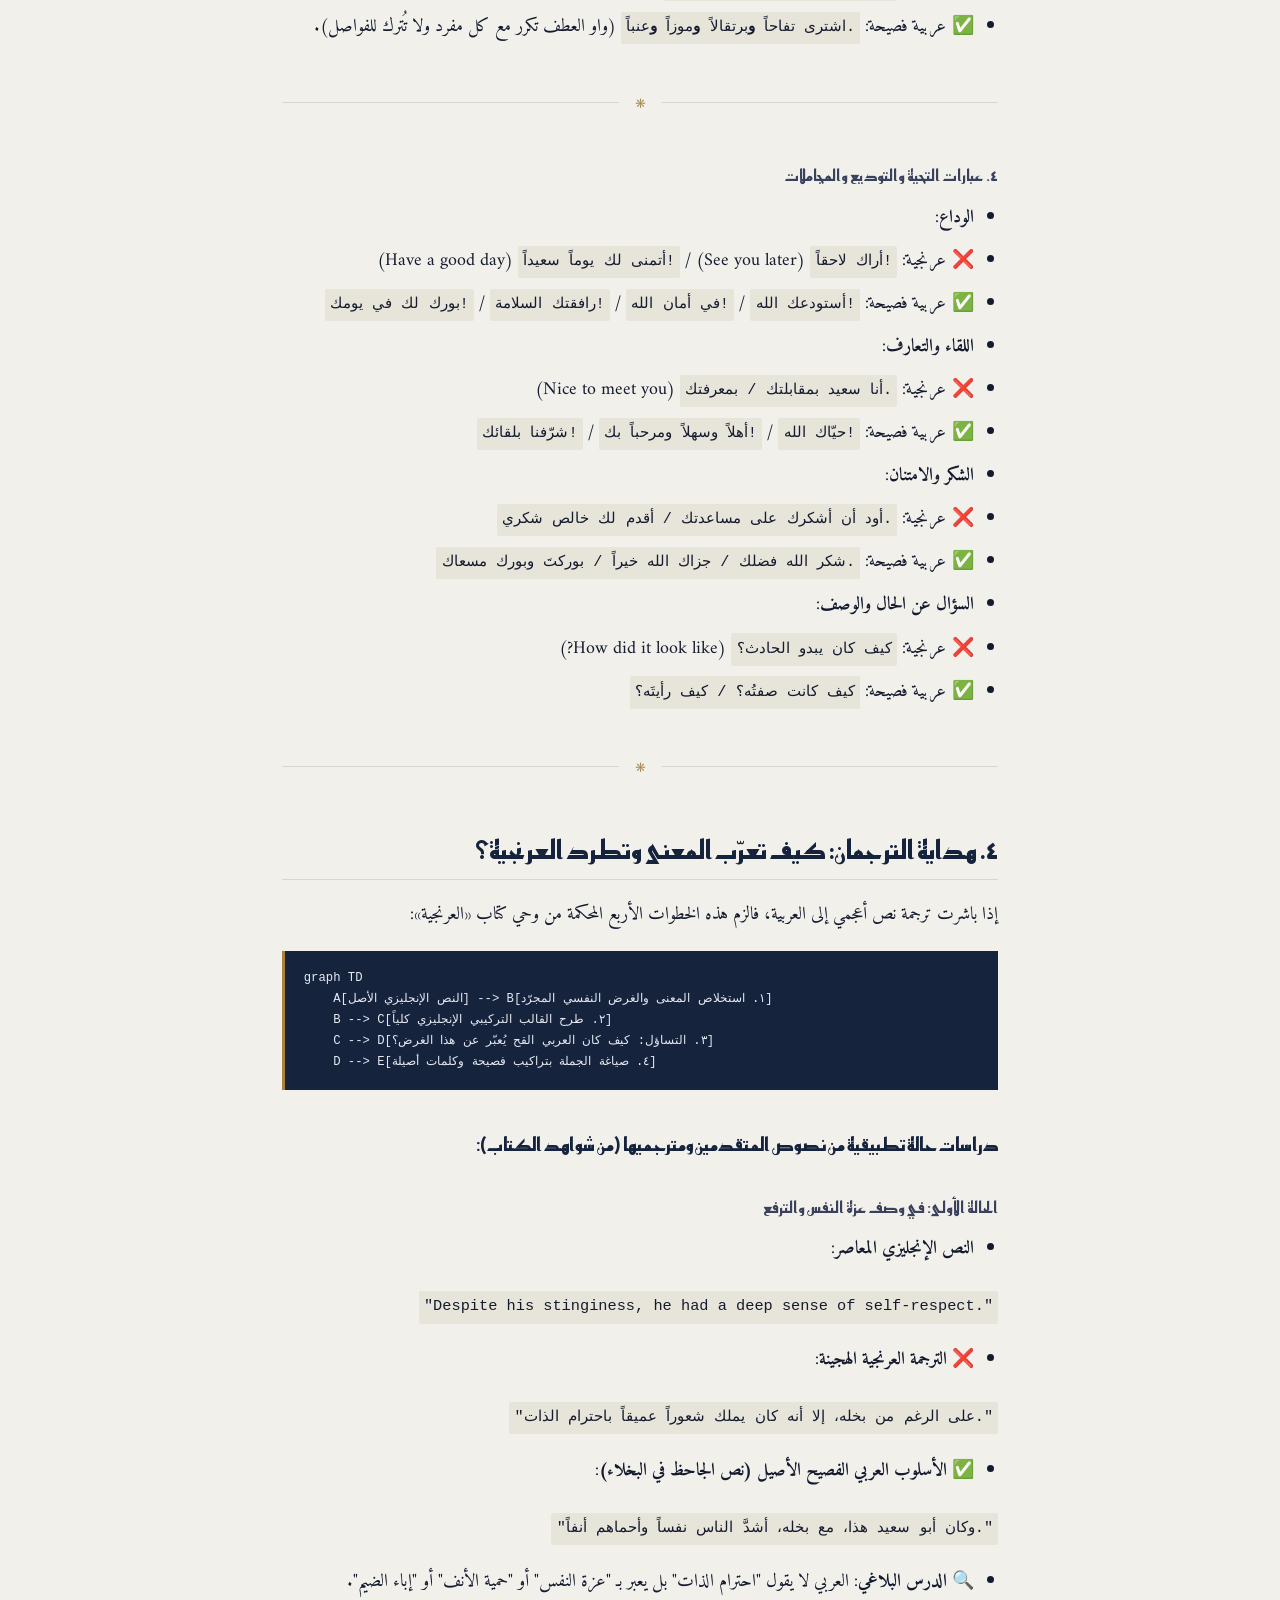
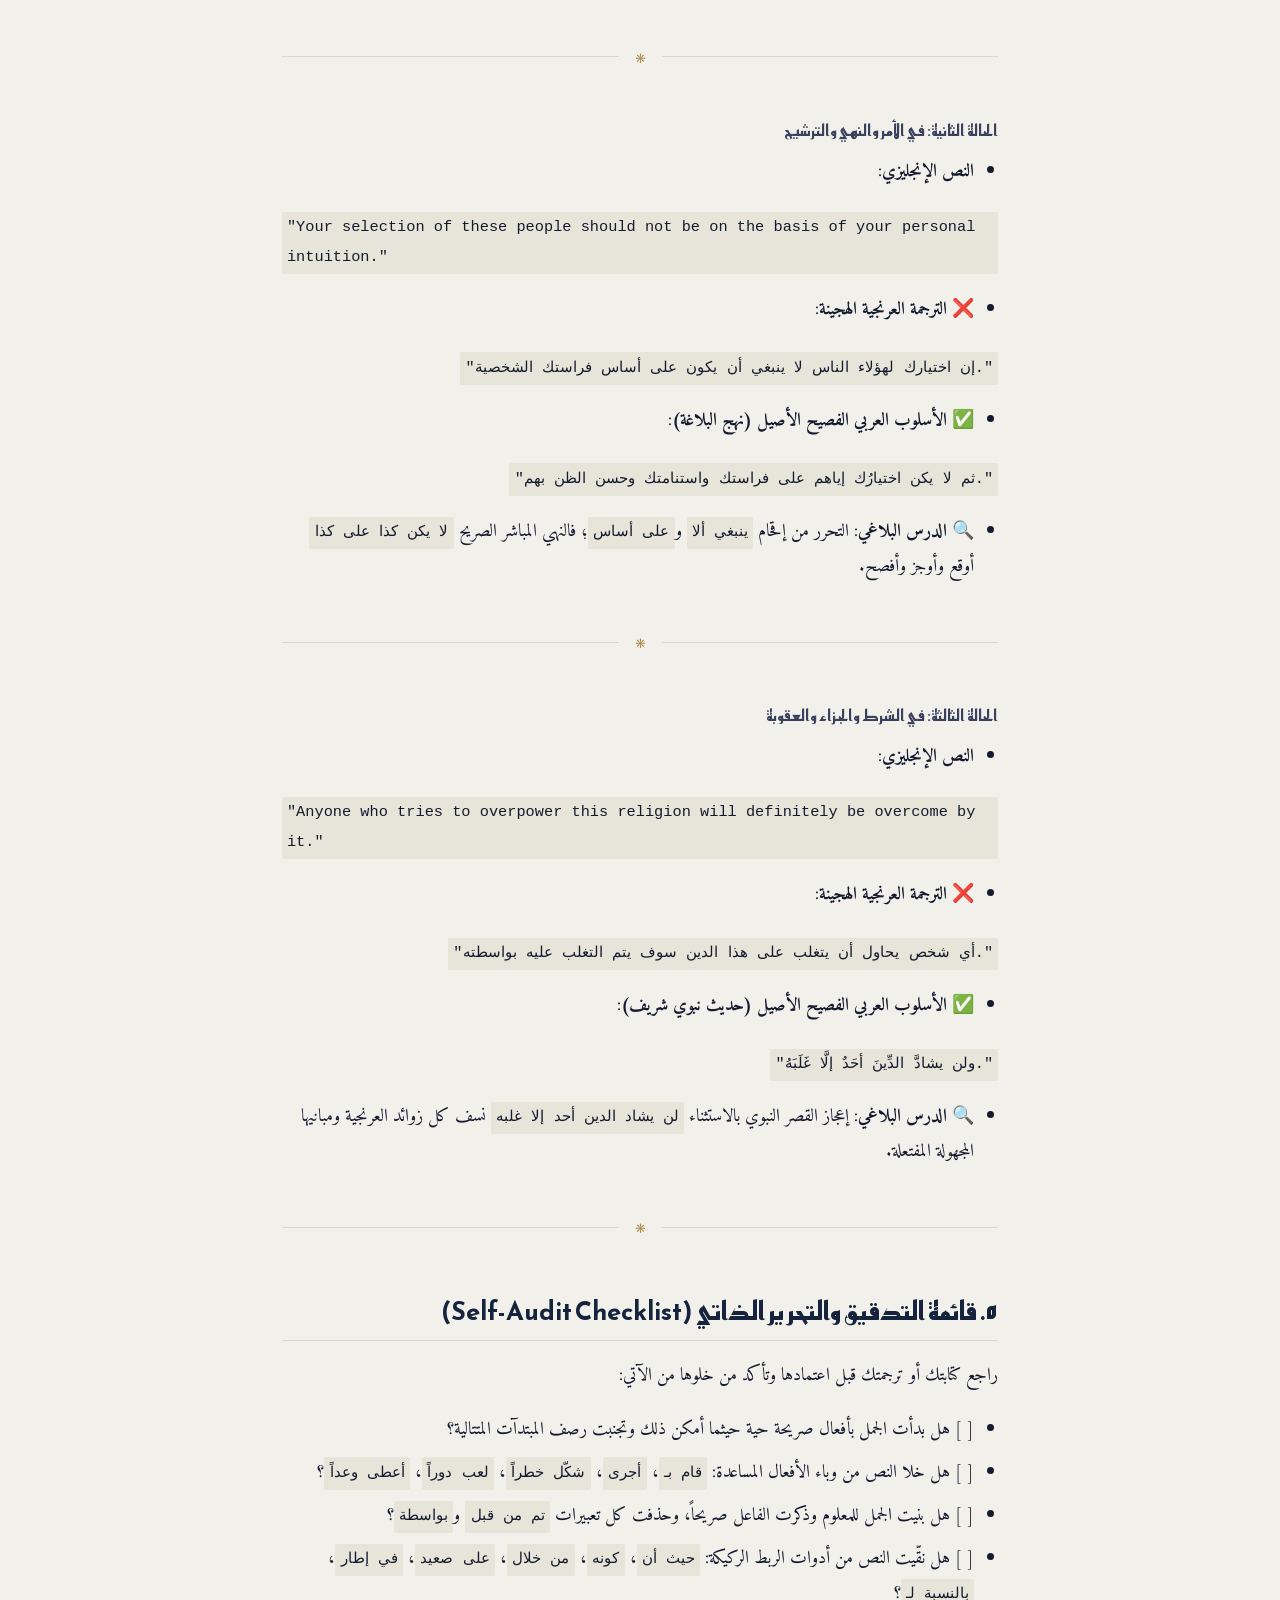
<file: docs/guide.html>
<!DOCTYPE html>
<html lang="ar" dir="rtl">
<head>
<meta charset="utf-8">
<meta name="viewport" content="width=device-width, initial-scale=1">
<title>دليل الكتابة العربية الفصيحة ونبذ العرنجية — الأصول والأوامر والنواهي</title>
<meta name="description" content="الدليل الكامل: الأصول الكلية للأسلوب العربي الفصيح، وسجل الأوامر والنواهي في النحو والتراكيب والصرف والأسلوب، مع الشواهد من كلام العرب.">
<link rel="canonical" href="https://specailm5.github.io/arabic-writing-skill/guide.html">
<meta name="robots" content="index,follow,max-snippet:-1,max-image-preview:large">
<meta name="author" content="Saif hassan">
<meta property="og:type" content="article">
<meta property="og:site_name" content="العَرَنْجِيَّة — مهارة الكتابة العربية الفصيحة">
<meta property="og:locale" content="ar_AR">
<meta property="og:title" content="دليل الكتابة العربية الفصيحة ونبذ العرنجية — الأصول والأوامر والنواهي">
<meta property="og:description" content="الدليل الكامل: الأصول الكلية للأسلوب العربي الفصيح، وسجل الأوامر والنواهي في النحو والتراكيب والصرف والأسلوب، مع الشواهد من كلام العرب.">
<meta property="og:url" content="https://specailm5.github.io/arabic-writing-skill/guide.html">
<meta name="twitter:card" content="summary">
<meta name="twitter:title" content="دليل الكتابة العربية الفصيحة ونبذ العرنجية — الأصول والأوامر والنواهي">
<meta name="twitter:description" content="الدليل الكامل: الأصول الكلية للأسلوب العربي الفصيح، وسجل الأوامر والنواهي في النحو والتراكيب والصرف والأسلوب، مع الشواهد من كلام العرب.">
<link rel="icon" href="favicon.svg" type="image/svg+xml">
<link rel="preconnect" href="https://fonts.googleapis.com">
<link rel="preconnect" href="https://fonts.gstatic.com" crossorigin>
<link rel="stylesheet" href="https://fonts.googleapis.com/css2?family=Amiri:ital,wght@0,400;0,700;1,400&amp;family=Reem+Kufi:wght@400;600&amp;display=swap">
<link rel="stylesheet" href="style.css">
<script type="application/ld+json">{"@context":"https://schema.org","@graph":[{"@type":"Article","@id":"https://specailm5.github.io/arabic-writing-skill/guide.html#article","headline":"مهارة الكتابة العربية الفصيحة ونبذ العَرَنْجِيَّة","description":"دليل الكتابة العربية الفصيحة ونبذ العرنجية.","inLanguage":"ar","isPartOf":{"@id":"https://specailm5.github.io/arabic-writing-skill/#site"},"mainEntityOfPage":"https://specailm5.github.io/arabic-writing-skill/guide.html","author":{"@type":"Person","name":"Saif hassan"},"about":["العرنجية","Arabic writing","Arabic calques"]},{"@type":"BreadcrumbList","itemListElement":[{"@type":"ListItem","position":1,"name":"الرئيسية","item":"https://specailm5.github.io/arabic-writing-skill/"},{"@type":"ListItem","position":2,"name":"الدليل","item":"https://specailm5.github.io/arabic-writing-skill/guide.html"}]}]}</script>
</head>
<body>
<a class="skip" href="#main">تخطَّ إلى المتن</a>
<header class="top">
<div class="wrap bar">
<a class="brand" href="index.html">۞ العَرَنْجِيَّة</a>
<nav>
<a href="index.html">الرئيسية</a>
<a href="guide.html" aria-current="page">الدليل</a>
<a href="vocabulary.html">المعجم</a>
<a href="stylistic-patterns.html">التراكيب</a>
<a href="before-after.html">نماذج</a>
</nav>
</div>
<div class="wrap hero">
<p class="eyebrow">الدليل الكامل</p>
<h1>مهارة الكتابة العربية الفصيحة ونبذ العَرَنْجِيَّة</h1>
<p class="lede">الأصول الكلية للأسلوب العربي، وسجل الأوامر والنواهي في النحو والتراكيب والصرف والأسلوب، مع الشواهد من كلام العرب الأوائل.</p>
</div>
</header>
<main id="main">
<div class="wrap">
<div class="prose"><blockquote>مستقاة ومبنية بالكامل على كتاب <strong>«العَرَنْجِيَّة: بلغات أعجمية وألسن عربية»</strong> للترجمان <strong>أحمد الغامدي</strong>.</blockquote>
<div class="orn" aria-hidden="true">۞</div>
<h2 id="١-مفهوم-العرنجية-المنطلق-والعلة">١. مفهوم العَرَنْجِيَّة (المنطلق والعلة)</h2>
<h3 id="ما-هي-العرنجية">ما هي العَرَنْجِيَّة؟</h3>
<p>العَرَنْجِيَّة (نحت من: <strong>عربية + إفرنجية</strong>) ليست مجرد استعمال كلمات أجنبية صريحة (كالكلمات المعربة: تلفاز، حاسوب، قطار)، بل هي:</p>
<blockquote><strong>«لغةٌ عربية في ظاهرها وألفاظها، إفرنجيةٌ في باطنها وتراكيبها وروحها وطرائق تفكيرها»</strong>.</blockquote>
<p>إنها ظاهرة صياغة الكلام العربي على قوالب اللغات الغربية (ولا سيما الإنجليزية والفرنسية)؛ حيث يكتب الكاتب كلاماً مستقيم الإعراب ظاهراً، لكنه لو عُرِضَ على عربيّ سليم السليقة قبل عصر الترجمة لما فهمه أو لمجه سمعه ولأنكره إنكاراً تاماً، بينما يفهمه الإفرنجي إذا تُرجِمَ له حرفياً لأنه نسخته المطابقة!</p>
<h3 id="آفة-تصيد-آحاد-المولدات">آفة &quot;تصيّد آحاد المولدات&quot;</h3>
<p>أكبر خطأ يقع فيه دارسو اللغة والمحررون هو الاقتصار على ملاحقة كلمات مشهورة كـ <code>(لعب دوراً)</code> أو <code>(صنعت يومي)</code> أو <code>(تم إرسال)</code>، مع البقاء في حمأة التراكيب الإفرنجية العميقة. فالتحرر من العرنجية لا يكون بإبدال كلمة هجينة بأخرى قريبة منها مع استبقاء بنية الجملة الإنجليزية، بل <strong>بإعادة بناء المعنى في النفس على سَنَنِ كلام العرب وأساليبهم</strong>.</p>
<div class="orn" aria-hidden="true">۞</div>
<h2 id="٢-الأصول-الكلية-للأسلوب-العربي-الفصيح-the-golden-directives">٢. الأصول الكلية للأسلوب العربي الفصيح (The Golden Directives)</h2>
<div class="tw t-wrong"><table><thead><tr><th>المبدأ العربي الأصيل</th><th>المنهج العرنجي الهجين المتفرنج</th><th>التوجيه العملي</th></tr></thead><tbody><tr><td><strong>حيوية الجملة الفعلية</strong></td><td>رصف الجمل الاسمية والمبتدآت المطولة</td><td>ابدأ بالفعل غالباً لإبراز الحدث والحركة، وتجنب تأخير الفعل إلى ذيل الجملة.</td></tr><tr><td><strong>الاشتقاق والتصريف المباشر</strong></td><td>الاستعانة بالأفعال المساعدة (<code>قام بـ</code>، <code>أجرى</code>)</td><td>استعمل الفعل الصريح: <code>زار</code> لا <code>قام بزيارة</code>، و<code>فحص</code> لا <code>أجرى فحصاً</code>.</td></tr><tr><td><strong>البناء للمعلوم وحفظ الفاعل</strong></td><td>استيراد المبني للمجهول المصحوب بالفاعل</td><td>إذا كان الفاعل معلوماً <strong>يحرم</strong> البناء للمجهول؛ قل: <code>كتبه فلان</code> ولا تقل: <code>كُتِبَ من قبل فلان</code>.</td></tr><tr><td><strong>الأصالة في حروف المعاني</strong></td><td>تعريب حروف الجر الغربية (<code>من خلال</code>، <code>بواسطة</code>)</td><td>استعمل حروف الجر العربية بمعانيها الوضيعة: الباء، اللام، في، على، عن.</td></tr><tr><td><strong>العطف والوصل والاستئناف</strong></td><td>محاكاة علامات الترقيم الإنجليزية والجمل المعترضة</td><td>اربط الجمل بواو العطف والفاء وثم، ولا تحشر الشَّرطات والأقواس والاعتراضات الإفرنجية.</td></tr><tr><td><strong>إحياء السعة المعجمية</strong></td><td>الإماتة والتغليب (حصر المعاني في كلمة مترجمة واحدة)</td><td>لا تستعمل كلمة واحدة (<code>مشكلة</code>، <code>تحدي</code>) لعشرات المعاني، بل استعمل: <code>معضلة</code>، <code>بلية</code>، <code>خطب</code>، <code>مأزق</code>، <code>أزمة</code>.</td></tr><tr><td><strong>ترجمة المعنى لا المبنى</strong></td><td>محاذاة اللفظ باللفظ (Word-for-word calquing)</td><td>افهم الغرض في الإنجليزية، ثم انسَ صياغتها واكتبه كما كان العربي القحّ يبتدئه.</td></tr></tbody></table></div>
<div class="orn" aria-hidden="true">۞</div>
<h2 id="٣-سجل-الأوامر-والنواهي-التفصيلي-dos-and-donts-catalog">٣. سجل الأوامر والنواهي التفصيلي (DOs and DON'Ts Catalog)</h2>
<div class="orn" aria-hidden="true">۞</div>
<h3 id="الباب-الأول-النحو-والتراكيب-الإعرابية">الباب الأول: النحو والتراكيب الإعرابية</h3>
<h4 id="١-النعت-والإضافة-وتعدد-الصفات">١. النعت والإضافة وتعدد الصفات</h4>
<ul><li><strong>العلة في الكتاب</strong>: الإفرنج يكثرون من رصف الصفات قبل الموصوف أو بعده، بينما العرب تستعمل <strong>الإضافة</strong> لبيان الجنس والخصوص، أو تقدم اسم التفضيل المضاف، أو تستعمل النعت المفرد دون تكدس.</li><li>❌ <strong>لا تقل (عرنجية)</strong>: <code>اشترى برداً حريرياً في قدح خشبي، وقضى يوماً طويلاً ومثيراً ومتعباً.</code></li><li>✅ <strong>قل (عربي فصيح)</strong>: <code>اشترى بُرْدَ حريرٍ في قَدَحِ خشبٍ، وقضى يوماً طويلاً أرهقه وشغله.</code></li><li>❌ <strong>لا تقل (عرنجية)</strong>: <code>هو الرجل الأكثر أهمية والأكثر ذكاءً في الفريق.</code></li><li>✅ <strong>قل (عربي فصيح)</strong>: <code>هو أهمّ القومِ وأذكاهم.</code> (تقديم صيغة أفعل التفضيل مضافة، أو: <code>هو أذكى الفريق وأرفعهم شأناً</code>).</li><li>❌ <strong>لا تقل (عرنجية)</strong>: <code>القرية التي أهلها ظالمون.</code> (ترجمة تركيب: The village whose people are unjust)</li><li>✅ <strong>قل (عربي فصيح)</strong>: <code>القريةِ الظالمِ أهلُها.</code> (إحياء النعت السببي الفصيح، كما في التنزيل العزيز).</li></ul>
<div class="orn" aria-hidden="true">۞</div>
<h4 id="٢-ظرف-الزمان-وتصدر-الظروف">٢. ظرف الزمان وتصدر الظروف</h4>
<ul><li><strong>العلة في الكتاب</strong>: يقتضي الأسلوب الإنجليزي وضع حروف جر للظروف الزمانية مثل <code>for three days</code> و<code>in 1990</code> وتقديمها في صدر الجملة. أما في العربية فالظرف منصوب بذاته دال على الزمان والمحل، ولا يُقحم فيه اللام ولا يصدر إلا لحصر أو نكتة بلاغية.</li><li>❌ <strong>لا تقل (عرنجية)</strong>: <code>أقام في دمشق لمدة ثلاثة أيام، وفي عام 1995 ولد ابنه.</code></li><li>✅ <strong>قل (عربي فصيح)</strong>: <code>أقام في دمشق ثلاثةَ أيامٍ، ووُلِدَ ابنُه سنةَ 1995م.</code></li><li>❌ <strong>لا تقل (عرنجية)</strong>: <code>نام لثماني ساعات متواصلة.</code></li><li>✅ <strong>قل (عربي فصيح)</strong>: <code>نام ثمانيَ ساعاتٍ تباعاً (أو متصلة).</code></li><li>❌ <strong>لا تقل (عرنجية)</strong>: <code>في الوقت الذي كان فيه يقرأ، طرق الباب.</code></li><li>✅ <strong>قل (عربي فصيح)</strong>: <code>بينما هو يقرأ طرق الباب / وإنه لفي قراءته إذ طرق الباب.</code></li></ul>
<div class="orn" aria-hidden="true">۞</div>
<h4 id="٣-حروف-المعاني-وأدوات-التعدية-الدخيلة">٣. حروف المعاني وأدوات التعدية الدخيلة</h4>
<ul><li><strong>العلة في الكتاب</strong>: قام المترجمون المعاصرون باختراع معانٍ ووسائط لحروف الجر لمحاكاة حروف اللغات الأجنبية (<code>through</code>, <code>by</code>, <code>against</code>, <code>as</code>, <code>about</code>, <code>with regards to</code>)، مما أفسد حروف المعاني العربية.</li></ul>
<div class="tw t-wrong"><table><thead><tr><th>الغرض الأجنبي</th><th>التركيب العرنجي الفاسد ❌</th><th>الصواب العربي الفصيح ✅</th><th>الشاهد والقاعدة</th></tr></thead><tbody><tr><td><code>through</code></td><td>تم ذلك <strong>من خلال</strong> المفاوضات</td><td>تم ذلك <strong>بـ</strong>المفاوضات / <strong>في</strong> المفاوضات / <strong>على يد</strong> المفاوضين</td><td>&quot;من خلال&quot; تعني وسط الفُرجة الحقيقية (كقوله: فخرج من خلال الشجر).</td></tr><tr><td><code>by / via</code></td><td>أُرسلت الرسالة <strong>بواسطة</strong> البريد</td><td>أُرسلت الرسالة <strong>بـ</strong>البريد / <strong>على يد</strong> ساعي البريد</td><td>الباء في العربية تفيد الإلصاق والاستعانة والآلة دون حاجة لـ &quot;بواسطة&quot;.</td></tr><tr><td><code>against</code></td><td>حرب <strong>ضد</strong> الإرهاب / دواء <strong>ضد</strong> الحمى</td><td>حربٌ <strong>على</strong> الإرهاب / دواءٌ <strong>لـ</strong>لحمى (أو <strong>يبرئ من</strong> الحمى)</td><td>&quot;ضد&quot; اسم معناه الكفء والمناوئ وليست حرف جر؛ تقول: &quot;حاربهم&quot; و&quot;قام في وجههم&quot;.</td></tr><tr><td><code>as (profession)</code></td><td>يعمل <strong>كـ</strong>معلم / يتكلم <strong>كـ</strong>مسؤول</td><td>يعمل <strong>معلماً</strong> (حال) / يتكلم <strong>كلامَ</strong> مسؤول</td><td>كاف التشبيه لا تدخل على الوظيفة والصفة الحقيقية؛ المعلم لا يشبه معلماً بل هو معلم!</td></tr><tr><td><code>about</code></td><td>تحدث <strong>حول</strong> المسألة</td><td>تحدث <strong>عن</strong> المسألة / خاض <strong>في</strong> المسألة</td><td>&quot;حول&quot; ظرف مكان حقيقي لا يُستعمل للموضوع المبحوث فيه.</td></tr><tr><td><code>regarding</code></td><td><strong>بالنسبة لـ</strong>ـخالد فهو موافق</td><td><strong>أما</strong> خالدٌ فموافق / وخالدٌ عندي موافق</td><td>تركيب &quot;بالنسبة لي&quot; ركيك هجين؛ قل: &quot;أما في رأيي&quot; أو &quot;وعندي أن...&quot;.</td></tr><tr><td><code>on the level of</code></td><td><strong>على صعيد</strong> الاقتصاد / <strong>على مستوى</strong> الدولة</td><td><strong>في شأن</strong> الاقتصاد / <strong>في أمر</strong> السياسة / <strong>عند</strong> الدولة</td><td>الصعيد في العربية هو التراب ووجه الأرض، وإقحامه مجاز إفرنجي سمج.</td></tr><tr><td><code>in favor of</code></td><td>صوّت <strong>لصالح</strong> القرار</td><td>صوّت <strong>مع</strong> القرار / أَيَّدَ القرارَ</td><td>&quot;لصالح&quot; ترجمة حرفية لـ in favor of؛ والعرب تقول: له وعليه، معه أو ضده.</td></tr></tbody></table></div>
<div class="orn" aria-hidden="true">۞</div>
<h4 id="٤-المفعول-لأجله-وبيان-الغاية-والسبب">٤. المفعول لأجله وبيان الغاية والسبب</h4>
<ul><li><strong>العلة في الكتاب</strong>: تفتقر الإنجليزية لصيغة المفعول لأجله، فتستعمل تراكيب مساعدة مثل <code>in order to</code> و<code>for the purpose of</code>. وقد نقلت العرنجية ذلك فقالت <code>من أجل أن</code> و<code>بهدف</code> و<code>بغاية</code>.</li><li>❌ <strong>لا تقل (عرنجية)</strong>: <code>سافر إلى القاهرة من أجل دراسة الطب، وقام بإخلاء البيت بهدف تجديده.</code></li><li>✅ <strong>قل (عربي فصيح)</strong>: <code>سافر إلى القاهرة دراسةً للطب (أو ليدرس الطب)، وأخلى البيت رغبةً في تجديده (أو طلباً لتجديده).</code></li><li><strong>القاعدة</strong>: استعمل <strong>المصدر الصريح المنصوب على أنه مفعول لأجله</strong> (<code>إجلالاً</code>، <code>طلباً</code>، <code>حذراً</code>، <code>خوفاً</code>، <code>ابتغاءَ مرضاة الله</code>) أو لام التعليل الجازمة/الناصبة.</li></ul>
<div class="orn" aria-hidden="true">۞</div>
<h4 id="٥-أسلوب-الحصر-والقصر-وموضع-فقط">٥. أسلوب الحصر والقصر وموضع &quot;فقط&quot;</h4>
<ul><li><strong>العلة في الكتاب</strong>: تضع الإنجليزية لفظة الحصر <code>only</code> في نهاية الجملة غالبًا (<code>I saw Ahmad only</code>). فقلدها كُتّاب العرنجية بوضع <code>فقط</code> أو <code>فحسب</code> في ذيل الجمل العربية، وأماتوا أساليب الحصر العربية العظيمة.</li><li>❌ <strong>لا تقل (عرنجية)</strong>: <code>أريد كوباً من الماء فقط.</code></li><li>✅ <strong>قل (عربي فصيح)</strong>: <code>ما أريد إلا شربةَ ماء / إنما أريد شربة ماء / لا أريد غيرَ شربة ماء.</code></li><li>❌ <strong>لا تقل (عرنجية)</strong>: <code>حضر ثلاثة طلاب فقط.</code></li><li>✅ <strong>قل (عربي فصيح)</strong>: <code>لم يحضر إلا ثلاثةُ طلاب / إنما حضر ثلاثة طلاب.</code></li><li><strong>القاعدة</strong>: استعمل أدوات القصر العربية الأصيلة: <code>إنما</code>، النفي والاستثناء بـ <code>ما ... إلا</code> أو <code>لم ... غير</code>، وتقديم ما حقه التأخير.</li></ul>
<div class="orn" aria-hidden="true">۞</div>
<h4 id="٦-التشكيك-والاحتمال-والاستقبال">٦. التشكيك والاحتمال والاستقبال</h4>
<ul><li><strong>العلة في الكتاب</strong>: ترجمة الأفعال الناقصة الإنجليزية (<code>may</code>, <code>might</code>, <code>will</code>, <code>would</code>) بحرفيتها واستعمال <code>سوف</code> لكل مستقبل.</li><li>❌ <strong>لا تقل (عرنجية)</strong>: <code>هو ربما يكون قد وصل الآن، وسوف لن يذهب غداً.</code></li><li>✅ <strong>قل (عربي فصيح)</strong>: <code>لعله قد وصل الآن / قد يكون وصل، ولن يذهب غداً.</code></li><li><strong>القواعد</strong>:</li><li><code>سوف</code> في العربية تفيد التراخي والبعد والتهديد، ولا تلحقها <code>لن</code>؛ فلا يقال <code>سوف لن</code> قط، بل <code>لن يذهب</code>.</li><li>لا تكرر <code>ربما</code> في كل احتمال؛ بل استعمل: <code>لعل</code>، <code>عسى</code>، <code>يوشك</code>، <code>أحسبه</code>، <code>يخال لي</code>، <code>قد + الفعل المضارع</code>.</li></ul>
<div class="orn" aria-hidden="true">۞</div>
<h3 id="الباب-الثاني-الصرف-والاشتقاق-والأفعال-المساعدة">الباب الثاني: الصرف والاشتقاق والأفعال المساعدة</h3>
<h4 id="١-آفة-الأفعال-المساعدة-auxiliary-verbs-disease">١. آفة الأفعال المساعدة (Auxiliary Verbs Disease)</h4>
<ul><li><strong>العلة في الكتاب</strong>: تفتقر اللغات الإفرنجية لمرونة الاشتقاق الصرفي العربي، فتعتمد على الأفعال المساعدة (<code>do</code>, <code>make</code>, <code>conduct</code>, <code>carry out</code>, <code>play</code>). تسللت هذه الأفعال إلى العربية المعاصرة فصارت نصوصنا مليئة بالتراكيب الميتة:</li></ul>
<pre><code>❌ الأسلوب العرنجي الميت: [فعل مساعد فارغ] + [مصدر الفعل الأصلي]
✅ الأسلوب العربي الحي:   [الفعل الصريح المشتق مباشرة]</code></pre>
<div class="tw t-wrong"><table><thead><tr><th>التعبير العرنجي الهجين ❌</th><th>الصواب العربي الفصيح المباشر ✅</th></tr></thead><tbody><tr><td><strong>قام بزيارة</strong> إلى عمه</td><td><strong>زار</strong> عمه</td></tr><tr><td><strong>أجرى تحقيقاً</strong> في المسألة</td><td><strong>حقّق</strong> في المسألة / <strong>استقصى</strong> الأمر</td></tr><tr><td><strong>لعب دوراً</strong> كبيراً في النجاح</td><td><strong>أثّر</strong> في النجاح تأثيراً كبيراً / <strong>كان له أثرٌ</strong> عظيم / <strong>نهض بـ</strong>العبء / <strong>بلى فيه بلاءً</strong> حسناً</td></tr><tr><td><strong>شكّل خطراً</strong> على المجتمع</td><td><strong>أخاف</strong> المجتمع / <strong>هدّد</strong> المجتمع / <strong>كان خطراً</strong> على المجتمع</td></tr><tr><td><strong>أعطى وعداً</strong> بالمساعدة</td><td><strong>وعد</strong> بالمساعدة</td></tr><tr><td><strong>وضع حداً</strong> للفوضى</td><td><strong>حسم</strong> الفوضى / <strong>قطع دابر</strong> الفوضى / <strong>أنهى</strong> الفوضى</td></tr><tr><td><strong>وجد نفسه</strong> مضطراً للمغادرة</td><td><strong>أُحْرِجَ</strong> إلى المغادرة / <strong>اضطُرّ</strong> إلى الذهاب / <strong>أُلجئ</strong> إليه</td></tr><tr><td><strong>وجّه عنايته</strong> نحوه</td><td><strong>عُنِيَ به</strong> / <strong>أقبل عليه</strong></td></tr></tbody></table></div>
<div class="orn" aria-hidden="true">۞</div>
<h4 id="٢-العدول-عن-الفعل-إلى-خبر-كان-وأخواتها">٢. العدول عن الفعل إلى خبر &quot;كان&quot; وأخواتها</h4>
<ul><li><strong>العلة في الكتاب</strong>: اضطر الإفرنج لاستعمال فعل الكينونة <code>to be</code> مع الصفات لعدم إمكان اشتقاق أفعال منها عندهم (<code>be patient</code>, <code>be honest</code>, <code>I was happy</code>). أما العربية فتزخر بالأفعال الصريحة في الماضي والمضارع والأمر.</li><li>❌ <strong>لا تقل (عرنجية)</strong>: <code>كن صابراً، ولا تكن متأخراً، وكن صادقاً مع صاحبك.</code></li><li>✅ <strong>قل (عربي فصيح)</strong>: <code>اصبِرْ، ولا تتأخرْ، واصدُقْ صاحبَكَ.</code></li><li>❌ <strong>لا تقل (عرنجية)</strong>: <code>لن أكون راضيةً حتى تخبرني.</code></li><li>✅ <strong>قل (عربي فصيح)</strong>: <code>لا أرضى حتى تخبرني.</code> (كما قالت أم النعمان بن بشير: &quot;لا أرضى حتى تشهد رسول الله&quot;).</li><li>❌ <strong>لا تقل (عرنجية)</strong>: <code>كانت الشجرة جميلةً جداً ونحن فخورون بها.</code></li><li>✅ <strong>قل (عربي فصيح)</strong>: <code>حَسُنَتِ الشجرةُ وطابت، ونحن نفخرُ بها.</code></li></ul>
<div class="orn" aria-hidden="true">۞</div>
<h4 id="٣-اسم-التفضيل-المباشر-ونبذ-الأكثر-الأقل">٣. اسم التفضيل المباشر ونبذ (الأكثر / الأقل)</h4>
<ul><li><strong>العلة في الكتاب</strong>: الإنجليزية تستعمل <code>more / most + adjective</code> في الصفات الطويلة، فنقلها المترجمون إلى الأفعال الثلاثية القابلة لصيغة <code>أفعل</code> مباشرة!</li><li>❌ <strong>لا تقل (عرنجية)</strong>: <code>هذا الموضوع هو الأكثر وضوحاً والأكثر أهمية والأقل صعوبة.</code></li><li>✅ <strong>قل (عربي فصيح)</strong>: <code>هذا الموضوع هو أوضحُ الأمور وأهمُّها وأهونُها (أو أيسرُها).</code></li><li>❌ <strong>لا تقل (عرنجية)</strong>: <code>كانت الليلة الأكثر ظلمة وسواداً.</code></li><li>✅ <strong>قل (عربي فصيح)</strong>: <code>كانت الليلةُ أظلمَ الليالي وأسودَها (أو الليلةُ الظلماء).</code></li><li><strong>القاعدة</strong>: إذا كان الفعل ثلاثياً مستوفياً للشروط <strong>وجب</strong> صياغة اسم التفضيل على وزن <code>أَفْعَل</code> مباشرة، ولا يجوز العدول إلى <code>أكثر + مصدر</code> إلا فيما تعذر فيه القياس (كالأفعال الزائدة عن ثلاثة أحرف أو الدالة على الألوان والعيوب).</li></ul>
<div class="orn" aria-hidden="true">۞</div>
<h4 id="٤-صيغة-التعدية-السببية-المباشرة-causative">٤. صيغة التعدية السببية المباشرة (Causative)</h4>
<ul><li><strong>العلة في الكتاب</strong>: الإفرنج لا يملكون وزناً للتعدية فيستعملون <code>make someone sleep / make him laugh</code>. وفي العرنجية يقولون: <code>جعله ينام</code> و<code>جعله يضحك</code>!</li><li>❌ <strong>لا تقل (عرنجية)</strong>: <code>جعله ينام في الفراش، وجعل الولد يبكي.</code></li><li>✅ <strong>قل (عربي فصيح)</strong>: <code>أنَامَهُ في الفراش (أو نوَّمه)، وأبْكَى الصبيَّ (أو بكَّاه).</code></li><li><strong>القاعدة</strong>: في العربية تُعدَّى الأفعال بالهمزة (<code>أفعل</code>) أو التضعيف (<code>فعّل</code>) مباشرة: <code>أضحك وأبكى</code>، <code>أقعد وأقام</code>، <code>أنزل ورفع</code>، ولا حاجة لإقحام &quot;جعل&quot;.</li></ul>
<div class="orn" aria-hidden="true">۞</div>
<h4 id="٥-صيغة-التشارك-ونبذ-حشو-مع-بعضهم-البعض">٥. صيغة التشارك ونبذ حشو &quot;مع بعضهم البعض&quot;</h4>
<ul><li><strong>العلة في الكتاب</strong>: الإنجليزية تفتقر لوزن التشارك فتستعمل <code>each other / with one another</code>. أما في العربية فصيغة <code>تَفَاعَلَ</code> تدل بذاتها على الاشتراك بين طرفين فأكثر.</li><li>❌ <strong>لا تقل (عرنجية)</strong>: <code>تضاربوا مع بعضهم البعض، وتحدثوا مع بعضهم.</code></li><li>✅ <strong>قل (عربي فصيح)</strong>: <code>تضاربوا، وتنازعوا، وتحادثوا.</code></li><li>❌ <strong>لا تقل (عرنجية)</strong>: <code>تعاون الفريق مع بعضه البعض لإنجاز العمل.</code></li><li>✅ <strong>قل (عربي فصيح)</strong>: <code>تعاونَ الفريقُ على إنجاز العمل.</code> (صيغة تعاون تغني عن &quot;مع بعضهم&quot;).</li></ul>
<div class="orn" aria-hidden="true">۞</div>
<h3 id="الباب-الثالث-متن-اللغة-والألفاظ-والاستعارات-الدخيلة">الباب الثالث: متن اللغة والألفاظ والاستعارات الدخيلة</h3>
<h4 id="١-الاستعارات-الإنجليزية-المترجمة-حرفيا-calqued-metaphors">١. الاستعارات الإنجليزية المترجمة حرفياً (Calqued Metaphors)</h4>
<ul><li><strong>العلة في الكتاب</strong>: أخذ الكُتاب استعارات مجازية نشأت في البيئة الغربية وترجموها ترجمة حرفية سمجة، فأماتوا بها الاستعارات والتشبيهات والتعابير العربية الأصيلة.</li></ul>
<div class="tw t-wrong"><table><thead><tr><th>التعبير العرنجي الهجين ❌</th><th>الأصل الإفرنجي المقابل</th><th>البديل العربي الفصيح البليغ ✅</th></tr></thead><tbody><tr><td><strong>تبنّى فكرةً</strong> / مشروعاً</td><td>to adopt an idea</td><td><strong>استحسن</strong> الفكرة / <strong>ارتضاها</strong> / <strong>أخذ بها</strong> / <strong>أقرّها</strong> (التبني في العربية للولد فقط).</td></tr><tr><td><strong>عكس مشاعره</strong> / عكست المرآة صورته</td><td>to reflect</td><td><strong>أظهر</strong> مشاعره / <strong>أبان عن</strong> دخيلته / <strong>جلّى</strong> أمره / <strong>حكت</strong> المرآة صورته.</td></tr><tr><td><strong>أعطاه الضوء الأخضر</strong></td><td>give the green light</td><td><strong>أَذِنَ له</strong> / <strong>رخّص له</strong> / <strong>سوّغ له</strong> / <strong>خلّى بينه وبين أمره</strong>.</td></tr><tr><td><strong>قنبلة موقوتة</strong></td><td>a ticking time bomb</td><td><strong>شرٌّ مستطير</strong> / <strong>داهيةٌ دهياء</strong> / <strong>بلاءٌ وشيك</strong>.</td></tr><tr><td><strong>غسيل دماغ</strong></td><td>brainwashing</td><td><strong>استهواء</strong> / <strong>سحر العقول</strong> / <strong>إغواء</strong> / <strong>فتنة</strong>.</td></tr><tr><td><strong>خطوة بخطوة</strong></td><td>step by step</td><td><strong>شيئاً فشيئاً</strong> / <strong>رويداً رويداً</strong> / <strong>تدرجاً</strong> / <strong>درجةً درجة</strong>.</td></tr><tr><td><strong>في نهاية المطاف</strong></td><td>at the end of the day</td><td><strong>في عاقبة الأمر</strong> / <strong>في مآله</strong> / <strong>آخِرَ الأمر</strong> / <strong>خاتمة المطاف</strong>.</td></tr><tr><td><strong>أخذ بعين الاعتبار</strong></td><td>take into consideration</td><td><strong>راعى ذلك</strong> / <strong>التفت إليه</strong> / <strong>وضعه في حسبانه</strong> / <strong>أعمل فيه باله</strong>.</td></tr><tr><td><strong>نال إعجاب فلان</strong></td><td>won his admiration</td><td><strong>أعجبَ فلاناً</strong> / <strong>راقَ له</strong> / <strong>وقع منه موقع الرضا</strong>.</td></tr><tr><td><strong>وجهة نظر</strong></td><td>point of view</td><td><strong>رأيٌ</strong> / <strong>مذهبٌ</strong> / <strong>ما أراه</strong> / <strong>نظرة</strong>.</td></tr><tr><td><strong>حجر الزاوية</strong></td><td>cornerstone</td><td><strong>عِماد الأمر</strong> / <strong>قُطْب الرحى</strong> / <strong>أساس البنيان</strong> / <strong>ملاك الأمر</strong>.</td></tr><tr><td><strong>على نفس الصعيد</strong></td><td>on the same level</td><td><strong>في هذا السياق</strong> / <strong>في هذا الشأن</strong> / <strong>ومثله أيضاً</strong>.</td></tr></tbody></table></div>
<div class="orn" aria-hidden="true">۞</div>
<h4 id="٢-الكلمات-المحرفة-دلاليا-والملحونة">٢. الكلمات المحرّفة دلالياً والملحونة</h4>
<ul><li><strong><code>تحديات</code> (Challenges)</strong>:</li><li>❌ <em>عرنجية</em>: <code>نواجه اليوم تحديات اقتصادية كبيرة.</code></li><li>✅ <em>عربية فصيحة</em>: <code>نواجه اليوم <strong>شدائدَ</strong> (أو <strong>مكارهَ</strong>، <strong>صعاباً</strong>، <strong>مآزقَ</strong>، <strong>أزماتٍ</strong>، <strong>خطوباً</strong>) اقتصادية.</code></li><li>🔍 <em>العلة</em>: التحدي في كلام العرب هو المنازعة والمباراة وإظهار الغلبة، وليس هو الصعوبة أو البلاء.</li><li><strong><code>شفافية</code> (Transparency)</strong>:</li><li>❌ <em>عرنجية</em>: <code>نطالب بالشفافية والنزاهة.</code></li><li>✅ <em>عربية فصيحة</em>: <code>نطالب بـ <strong>الوضوح</strong> و<strong>العلانية</strong> و<strong>النزاهة</strong> و<strong>البراءة</strong> من الدغل.</code></li><li><strong><code>محوري</code> (Pivotal / Central)</strong>:</li><li>❌ <em>عرنجية</em>: <code>لعب دوراً محورياً في المؤتمر.</code></li><li>✅ <em>عربية فصيحة</em>: <code>كان <strong>قطبَ الرحى</strong> في المؤتمر / كان <strong>أعظمَهم أثراً</strong> / دار عليه أمر المؤتمر.</code></li><li><strong><code>تغطية</code> (Coverage)</strong>:</li><li>❌ <em>عرنجية</em>: <code>قام التلفاز بتغطية الحدث، وتغطية النفقات.</code></li><li>✅ <em>عربية فصيحة</em>: <code><strong>نقل</strong> التلفازُ الخبرَ (أو <strong>بثّه</strong>)، و<strong>أوفى</strong> النفقاتِ (أو <strong>تكفّل بها</strong>).</code></li><li><strong><code>إيجابيات وسلبيات</code> (Pros &amp; Cons / Positive &amp; Negative)</strong>:</li><li>❌ <em>عرنجية</em>: <code>لهذا القرار إيجابيات وسلبيات، وكن إيجابياً.</code></li><li>✅ <em>عربية فصيحة</em>: <code>لهذا القرار <strong>محاسنُ ومساوئ</strong> (أو <strong>منافعُ ومضارّ</strong>، <strong>فضائلُ ومثالب</strong>)، وتفاءلْ واستبشرْ.</code></li><li><strong><code>استثنائي</code> (Exceptional)</strong>:</li><li>❌ <em>عرنجية</em>: <code>هو رجل استثنائي، وحقق نجاحاً استثنائياً.</code></li><li>✅ <em>عربية فصيحة</em>: <code>هو رجلٌ <strong>فريدٌ</strong> / <strong>منقطعُ النظير</strong> / <strong>نسيجُ وحدِه</strong> / <strong>فذٌّ</strong>، وحقق فوزاً عظيماً مبنياً.</code></li></ul>
<div class="orn" aria-hidden="true">۞</div>
<h4 id="٣-مكافحة-آفة-الإماتة-والتغليب">٣. مكافحة آفة &quot;الإماتة والتغليب&quot;</h4>
<ul><li><strong>العلة في الكتاب</strong>: أن تحل كلمة أعجمية المنبت محل عشرات الكلمات والصفات العربية الدقيقة فيموت الثراء المعجمي في أذهان الأجيال.</li><li><strong>أمثلة على إحياء المترادفات الدقيقة</strong>:</li><li><strong>في الشدة والبلاء</strong>: لا تقل دائماً <code>مشكلة</code> أو <code>أزمة</code>؛ بل استعمل بحسب السياق: <code>الخطب</code>، <code>البلية</code>، <code>النائبة</code>، <code>الغاشية</code>، <code>المعضلة</code>، <code>الضائقة</code>، <code>المأزق</code>، <code>الكربة</code>.</li><li><strong>في مشاعر الحزن</strong>: لا تقصر كلامك على <code>شعر بالحزن</code>؛ بل استعمل: <code>اكتأب</code>، <code>وجَم</code>، <code>أسِف</code>، <code>تلهّف</code>، <code>تفجّع</code>، <code>كَمِد</code>، <code>شَجِيَ</code>.</li><li><strong>في الفرح</strong>: استعمل: <code>استبشر</code>، <code>ابتسم</code>، <code>تهلّل وجهه</code>، <code>انشرح صدره</code>، <code>أنس به</code>، <code>جذل</code>.</li><li><strong>في الملازمة والحب</strong>: استعمل: <code>شَغَف</code>، <code>كَلَف</code>، <code>صَبابة</code>، <code>وَجْد</code>، <code>هَيام</code>.</li></ul>
<div class="orn" aria-hidden="true">۞</div>
<h3 id="الباب-الرابع-الأساليب-وبنية-الجملة-وتراكيب-العبارات">الباب الرابع: الأساليب وبنية الجملة وتراكيب العبارات</h3>
<h4 id="١-المبني-للمجهول-المصحوب-بالفاعل-passive-calque">١. المبني للمجهول المصحوب بالفاعل (Passive Calque)</h4>
<ul><li><strong>العلة في الكتاب</strong>: في الإنجليزية يُبنى الفعل للمجهول مع ذكر الفاعل مسبوقاً بـ <code>by</code> (<code>The agreement was signed by the ministers</code>). أما في العربية الأصيلة، فالبناء للمجهول لا يكون إلا <strong>لغرض بلاغي لحذف الفاعل</strong> (لجهله، أو لشرفه، أو للخوف منه، أو لعدم الحاجة لذكره). فإذا عُلِمَ الفاعل <strong>امتنع البناء للمجهول قطباً واحداً</strong>.</li><li>❌ <strong>لا تقل (عرنجية)</strong>: <code>تم توقيع الاتفاقية من قبل الوزيرين.</code></li><li>❌ <strong>لا تقل (عرنجية)</strong>: <code>كُتِبَت الرواية بواسطة الكاتب الشهير.</code></li><li>✅ <strong>قل (عربي فصيح)</strong>: <code>وقّع الوزيران الاتفاقيةَ.</code></li><li>✅ <strong>قل (عربي فصيح)</strong>: <code>كتب الكاتبُ الشهير الروايةَ.</code></li></ul>
<div class="orn" aria-hidden="true">۞</div>
<h4 id="٢-أدوات-الوصل-الركيكة-المصطنعة">٢. أدوات الوصل الركيكة المصطنعة</h4>
<p>ابتكر كتبة العرنجية روابط هجينة لربط الجمل لتكون بديلاً عن روابط العطف والاستئناف العربية:</p>
<ul><li><strong><code>حيث أن</code></strong>:</li><li>❌ <em>عرنجية</em>: <code>اعتذر عن الحضور حيث أنه كان مريضاً.</code></li><li>✅ <em>عربية فصيحة</em>: <code>اعتذر عن الحضور <strong>لأنه</strong> كان مريضاً / <strong>إذْ</strong> كان مريضا / <strong>لعذر مرضه</strong>.</code></li><li>🔍 <em>العلة</em>: <code>حيث</code> ظرف مكان في لغة العرب لا يتلوه <code>أنّ</code> المشبهة بالفعل، ولا يُستعمل للتعليل.</li><li><strong><code>كونه</code> (Being...)</strong>:</li><li>❌ <em>عرنجية</em>: <code>رُفِضَ طلبه كونه غير مستوفٍ للشروط.</code></li><li>✅ <em>عربية فصيحة</em>: <code>رُفِضَ طلبه <strong>لأنه</strong> لم يستوفِ الشروط / <strong>إذ لم يكن</strong> مستوفياً لها.</code></li><li><strong><code>مما أدى إلى</code> (Which led to...)</strong>:</li><li>❌ <em>عرنجية</em>: <code>سقطت الأمطار بغزارة مما أدى إلى غرق الشوارع.</code></li><li>✅ <em>عربية فصيحة</em>: <code>سقطت الأمطار بغزارة، <strong>فغرقت</strong> الشوارعُ (استعمال فاء السببية المباشرة).</code></li><li><strong><code>على الرغم من ... إلا أن ...</code> (Although ... yet ...)</strong>:</li><li>❌ <em>عرنجية</em>: <code>على الرغم من أنه صغير السن إلا أنه شجاع.</code></li><li>✅ <em>عربية فصيحة</em>: <code>هو -<strong>مع صغر سنه</strong>- شجاعٌ / <strong>على صغر سنه</strong>، فإنه شجاعٌ / <strong>إنه لصغيرٌ غيرَ أنه</strong> شجاع.</code></li></ul>
<div class="orn" aria-hidden="true">۞</div>
<h4 id="٣-الجمل-الاعتراضية-ورصف-علامات-الترقيم-المستعارة">٣. الجمل الاعتراضية ورصف علامات الترقيم المستعارة</h4>
<ul><li><strong>العلة في الكتاب</strong>: تحشر الإنجليزية الجمل داخل شرطات أو فواصل بدون عطف (<code>He was, despite his doubts, confident</code>).</li><li>❌ <strong>لا تقل (عرنجية)</strong>: <code>كان زيد، على الرغم من شكوكه، واثقاً من النتيجة.</code></li><li>✅ <strong>قل (عربي فصيح)</strong>: <code>وكان زيدٌ -مع ما خالطه من الشك- واثقاً بما تسفر عنه العاقبة.</code></li><li><strong>التفريط بواو العطف</strong>:</li><li>❌ <em>عرنجية</em>: <code>اشترى تفاح، برتقال، موز وعنب.</code></li><li>✅ <em>عربية فصيحة</em>: <code>اشترى تفاحاً <strong>و</strong>برتقالاً <strong>و</strong>موزاً <strong>و</strong>عنباً.</code> (واو العطف تكرر مع كل مفرد ولا تُترك للفواصل).</li></ul>
<div class="orn" aria-hidden="true">۞</div>
<h4 id="٤-عبارات-التحية-والتوديع-والمجاملات">٤. عبارات التحية والتوديع والمجاملات</h4>
<ul><li><strong>الوداع</strong>:</li><li>❌ <em>عرنجية</em>: <code>أراك لاحقاً!</code> (See you later) / <code>أتمنى لك يوماً سعيداً!</code> (Have a good day)</li><li>✅ <em>عربية فصيحة</em>: <code>أستودعك الله!</code> / <code>في أمان الله!</code> / <code>رافقتك السلامة!</code> / <code>بورك لك في يومك!</code></li><li><strong>اللقاء والتعارف</strong>:</li><li>❌ <em>عرنجية</em>: <code>أنا سعيد بمقابلتك / بمعرفتك.</code> (Nice to meet you)</li><li>✅ <em>عربية فصيحة</em>: <code>حيّاك الله!</code> / <code>أهلاً وسهلاً ومرحباً بك!</code> / <code>شرّفنا بلقائك!</code></li><li><strong>الشكر والامتنان</strong>:</li><li>❌ <em>عرنجية</em>: <code>أود أن أشكرك على مساعدتك / أقدم لك خالص شكري.</code></li><li>✅ <em>عربية فصيحة</em>: <code>شكر الله فضلك / جزاك الله خيراً / بوركتَ وبورك مسعاك.</code></li><li><strong>السؤال عن الحال والوصف</strong>:</li><li>❌ <em>عرنجية</em>: <code>كيف كان يبدو الحادث؟</code> (How did it look like?)</li><li>✅ <em>عربية فصيحة</em>: <code>كيف كانت صفتُه؟ / كيف رأيتَه؟</code></li></ul>
<div class="orn" aria-hidden="true">۞</div>
<h2 id="٤-هداية-الترجمان-كيف-تعرب-المعنى-وتطرد-العرنجية">٤. هداية الترجمان: كيف تعرّب المعنى وتطرد العرنجية؟</h2>
<p>إذا باشرت ترجمة نص أعجمي إلى العربية، فالزم هذه الخطوات الأربع المحكمة من وحي كتاب «العرنجية»:</p>
<pre><code>graph TD
    A[النص الإنجليزي الأصل] --&gt; B[١. استخلاص المعنى والغرض النفسي المجرّد]
    B --&gt; C[٢. طرح القالب التركيبي الإنجليزي كلياً]
    C --&gt; D[٣. التساؤل: كيف كان العربي القح يُعبّر عن هذا الغرض؟]
    D --&gt; E[٤. صياغة الجملة بتراكيب فصيحة وكلمات أصيلة]</code></pre>
<h3 id="دراسات-حالة-تطبيقية-من-نصوص-المتقدمين-ومترجميها-من-شواهد-الك">دراسات حالة تطبيقية من نصوص المتقدمين ومترجميها (من شواهد الكتاب):</h3>
<h4 id="الحالة-الأولى-في-وصف-عزة-النفس-والترفع">الحالة الأولى: في وصف عزة النفس والترفع</h4>
<ul><li><strong>النص الإنجليزي المعاصر</strong>:</li></ul>
<p><code>&quot;Despite his stinginess, he had a deep sense of self-respect.&quot;</code></p>
<ul><li>❌ <strong>الترجمة العرنجية الهجينة</strong>:</li></ul>
<p><code>&quot;على الرغم من بخله، إلا أنه كان يملك شعوراً عميقاً باحترام الذات.&quot;</code></p>
<ul><li>✅ <strong>الأسلوب العربي الفصيح الأصيل (نص الجاحظ في البخلاء)</strong>:</li></ul>
<p><code>&quot;وكان أبو سعيد هذا، مع بخله، أشدَّ الناس نفساً وأحماهم أنفاً.&quot;</code></p>
<ul><li>🔍 <strong>الدرس البلاغي</strong>: العربي لا يقول &quot;احترام الذات&quot; بل يعبر بـ &quot;عزة النفس&quot; أو &quot;حمية الأنف&quot; أو &quot;إباء الضيم&quot;.</li></ul>
<div class="orn" aria-hidden="true">۞</div>
<h4 id="الحالة-الثانية-في-الأمر-والنهي-والترشيح">الحالة الثانية: في الأمر والنهي والترشيح</h4>
<ul><li><strong>النص الإنجليزي</strong>:</li></ul>
<p><code>&quot;Your selection of these people should not be on the basis of your personal intuition.&quot;</code></p>
<ul><li>❌ <strong>الترجمة العرنجية الهجينة</strong>:</li></ul>
<p><code>&quot;إن اختيارك لهؤلاء الناس لا ينبغي أن يكون على أساس فراستك الشخصية.&quot;</code></p>
<ul><li>✅ <strong>الأسلوب العربي الفصيح الأصيل (نهج البلاغة)</strong>:</li></ul>
<p><code>&quot;ثم لا يكن اختيارُك إياهم على فراستك واستنامتك وحسن الظن بهم.&quot;</code></p>
<ul><li>🔍 <strong>الدرس البلاغي</strong>: التحرر من إقحام <code>ينبغي ألا</code> و<code>على أساس</code>؛ فالنهي المباشر الصريح <code>لا يكن كذا على كذا</code> أوقع وأوجز وأفصح.</li></ul>
<div class="orn" aria-hidden="true">۞</div>
<h4 id="الحالة-الثالثة-في-الشرط-والجزاء-والعقوبة">الحالة الثالثة: في الشرط والجزاء والعقوبة</h4>
<ul><li><strong>النص الإنجليزي</strong>:</li></ul>
<p><code>&quot;Anyone who tries to overpower this religion will definitely be overcome by it.&quot;</code></p>
<ul><li>❌ <strong>الترجمة العرنجية الهجينة</strong>:</li></ul>
<p><code>&quot;أي شخص يحاول أن يتغلب على هذا الدين سوف يتم التغلب عليه بواسطته.&quot;</code></p>
<ul><li>✅ <strong>الأسلوب العربي الفصيح الأصيل (حديث نبوي شريف)</strong>:</li></ul>
<p><code>&quot;ولن يشادَّ الدِّينَ أحَدٌ إلَّا غَلَبَهُ.&quot;</code></p>
<ul><li>🔍 <strong>الدرس البلاغي</strong>: إعجاز القصر النبوي بالاستثناء <code>لن يشاد الدين أحد إلا غلبه</code> نسف كل زوائد العرنجية ومبانيها المجهولة المفتعلة.</li></ul>
<div class="orn" aria-hidden="true">۞</div>
<h2 id="٥-قائمة-التدقيق-والتحرير-الذاتي-self-audit-checklist">٥. قائمة التدقيق والتحرير الذاتي (Self-Audit Checklist)</h2>
<p>راجع كتابتك أو ترجمتك قبل اعتمادها وتأكد من خلوها من الآتي:</p>
<ul><li>[ ] هل بدأت الجمل بأفعال صريحة حية حيثما أمكن ذلك وتجنبت رصف المبتدآت المتتالية؟</li><li>[ ] هل خلا النص من وباء الأفعال المساعدة: <code>قام بـ</code>، <code>أجرى</code>، <code>شكّل خطراً</code>، <code>لعب دوراً</code>، <code>أعطى وعداً</code>؟</li><li>[ ] هل بنيت الجمل للمعلوم وذكرت الفاعل صريحاً، وحذفت كل تعبيرات <code>تم من قبل</code> و<code>بواسطة</code>؟</li><li>[ ] هل نقّيت النص من أدوات الربط الركيكة: <code>حيث أن</code>، <code>كونه</code>، <code>من خلال</code>، <code>على صعيد</code>، <code>في إطار</code>، <code>بالنسبة لـ</code>؟</li><li>[ ] هل استعملت صيغ التفضيل المباشرة: <code>الأهم</code>، <code>الأعظم</code>، <code>الأولى</code>، بدلاً من <code>الأكثر أهمية</code> و<code>الأقل وضوحاً</code>؟</li><li>[ ] هل أعدت صياغة الاستعارات الإنجليزية المترجمة (<code>ضوء أخضر</code>، <code>غسيل دماغ</code>، <code>تبنى فكرة</code>، <code>عكس مشاعر</code>) بما يناظرها في لغة العرب؟</li><li>[ ] هل استعملت أساليب الحصر العربية (<code>إنما</code>، <code>ما ... إلا</code>) بدلاً من رمي كلمة <code>فقط</code> في ذيل الجمل؟</li><li>[ ] هل التزمت بتكرار واو العطف ولم تحاكَ الفاصلة الإنجليزية في سرد المعطوفات؟</li><li>[ ] هل نوعت في معجم الألفاظ والصفات وتجنبت آفة &quot;الإماتة والتغليب&quot; بحصر الدلالات في ألفاظ مستهلكة؟</li></ul>
<div class="orn" aria-hidden="true">۞</div>
<h2 id="٦-مراجع-تفصيلية-ملحقة-skill-references">٦. مراجع تفصيلية ملحقة (Skill References)</h2>
<p>للتوسع ومطالعة مئات الأمثلة والتحويلات المسردة:</p>
<ul><li><a href="file:///c:/Users/saif1/Desktop/arabic_writing_skill/references/vocabulary_and_idioms.md">معجم الألفاظ والتعابير العرنجية وبدائلها الفصيحة</a></li><li><a href="file:///c:/Users/saif1/Desktop/arabic_writing_skill/references/stylistic_patterns.md">سجل التحويلات الأسلوبية والنحوية المتقدمة</a></li><li><a href="file:///c:/Users/saif1/Desktop/arabic_writing_skill/examples/before_after_texts.md">نماذج وفقرات كاملة قبل وبعد التحوير الفصيح</a></li></ul></div>
</div>
</main>
<footer>
<div class="wrap foot">
<p><strong>العَرَنْجِيَّة</strong> — مهارة الكتابة العربية الفصيحة، مستخلَصة من كتاب «العَرَنْجِيَّة: بلغات أعجمية وألسن عربية» لأحمد الغامدي.</p>
<p><a href="https://github.com/specailm5/arabic-writing-skill">المستودع على GitHub</a> · <a href="guide.html">الدليل الكامل</a> · <a href="vocabulary.html">المعجم</a> · <a href="stylistic-patterns.html">التراكيب</a> · <a href="before-after.html">النماذج</a></p>
</div>
</footer>
</body>
</html>
</file>
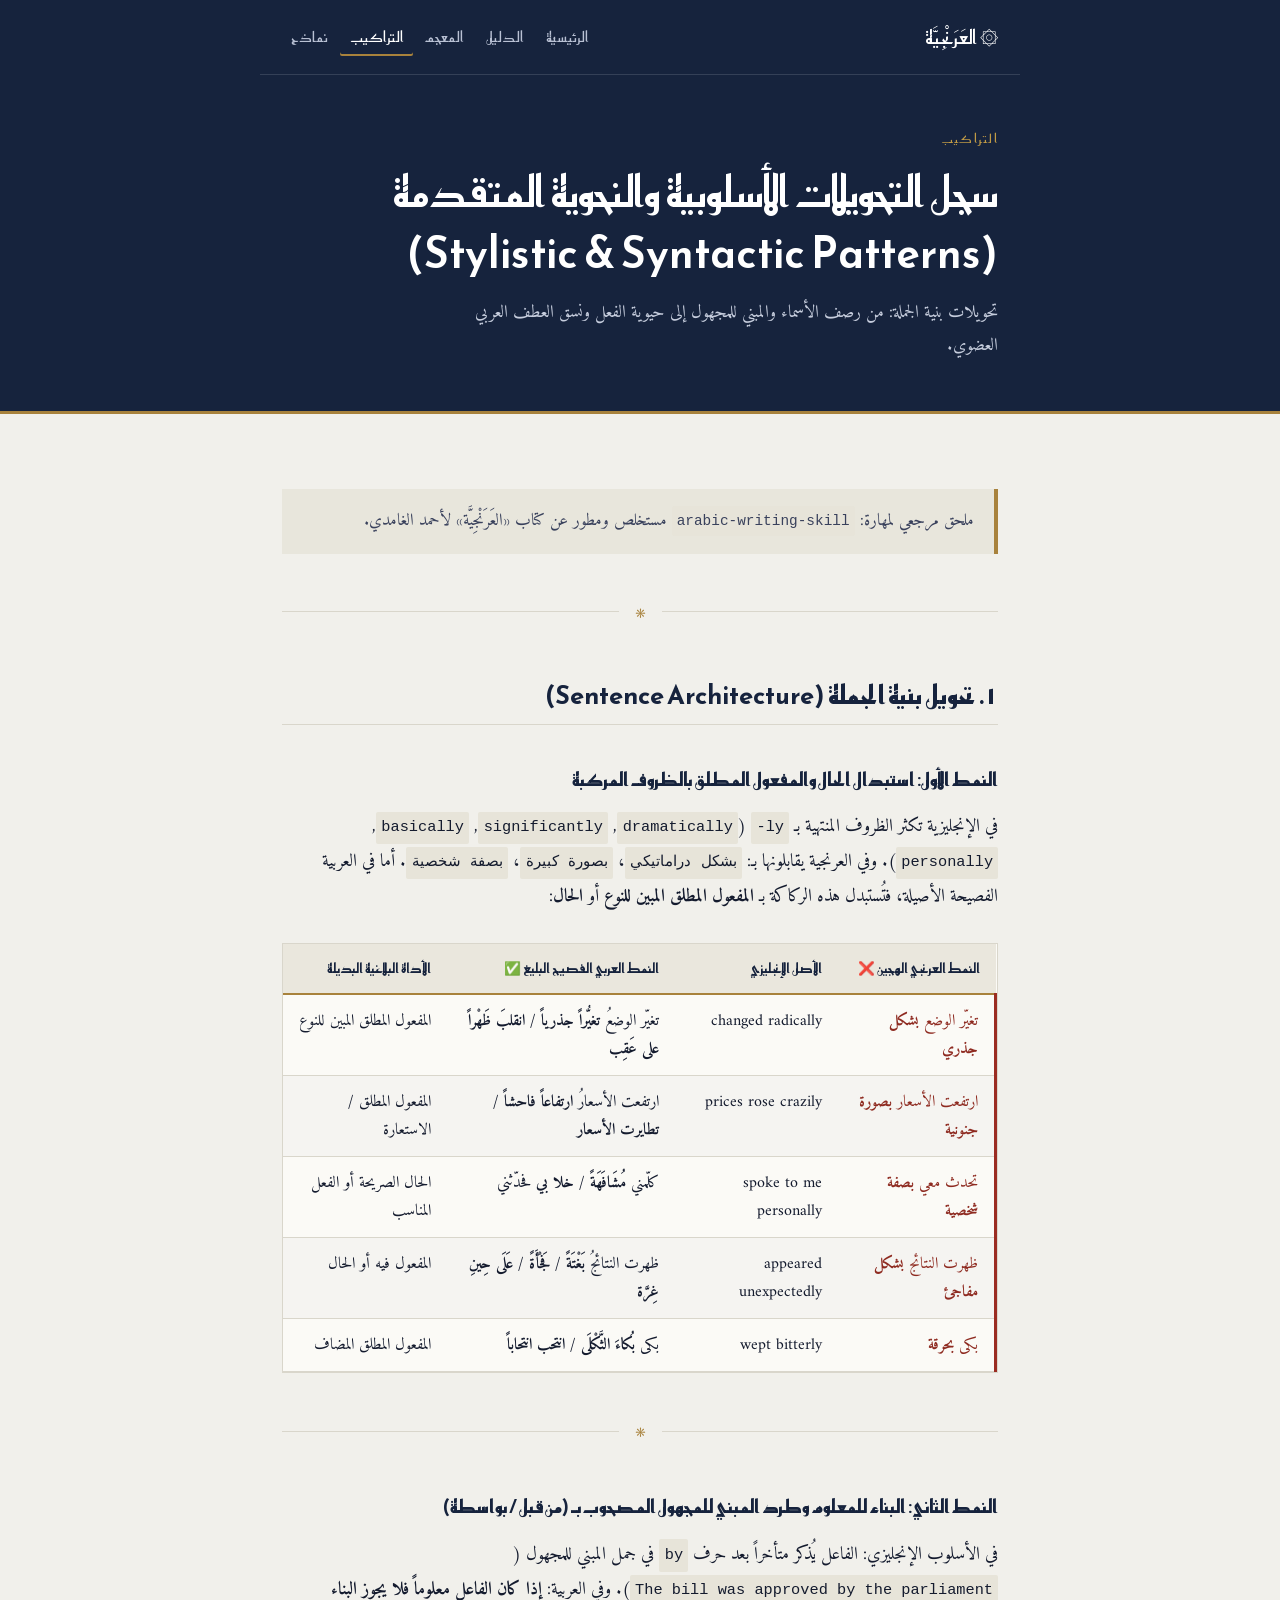
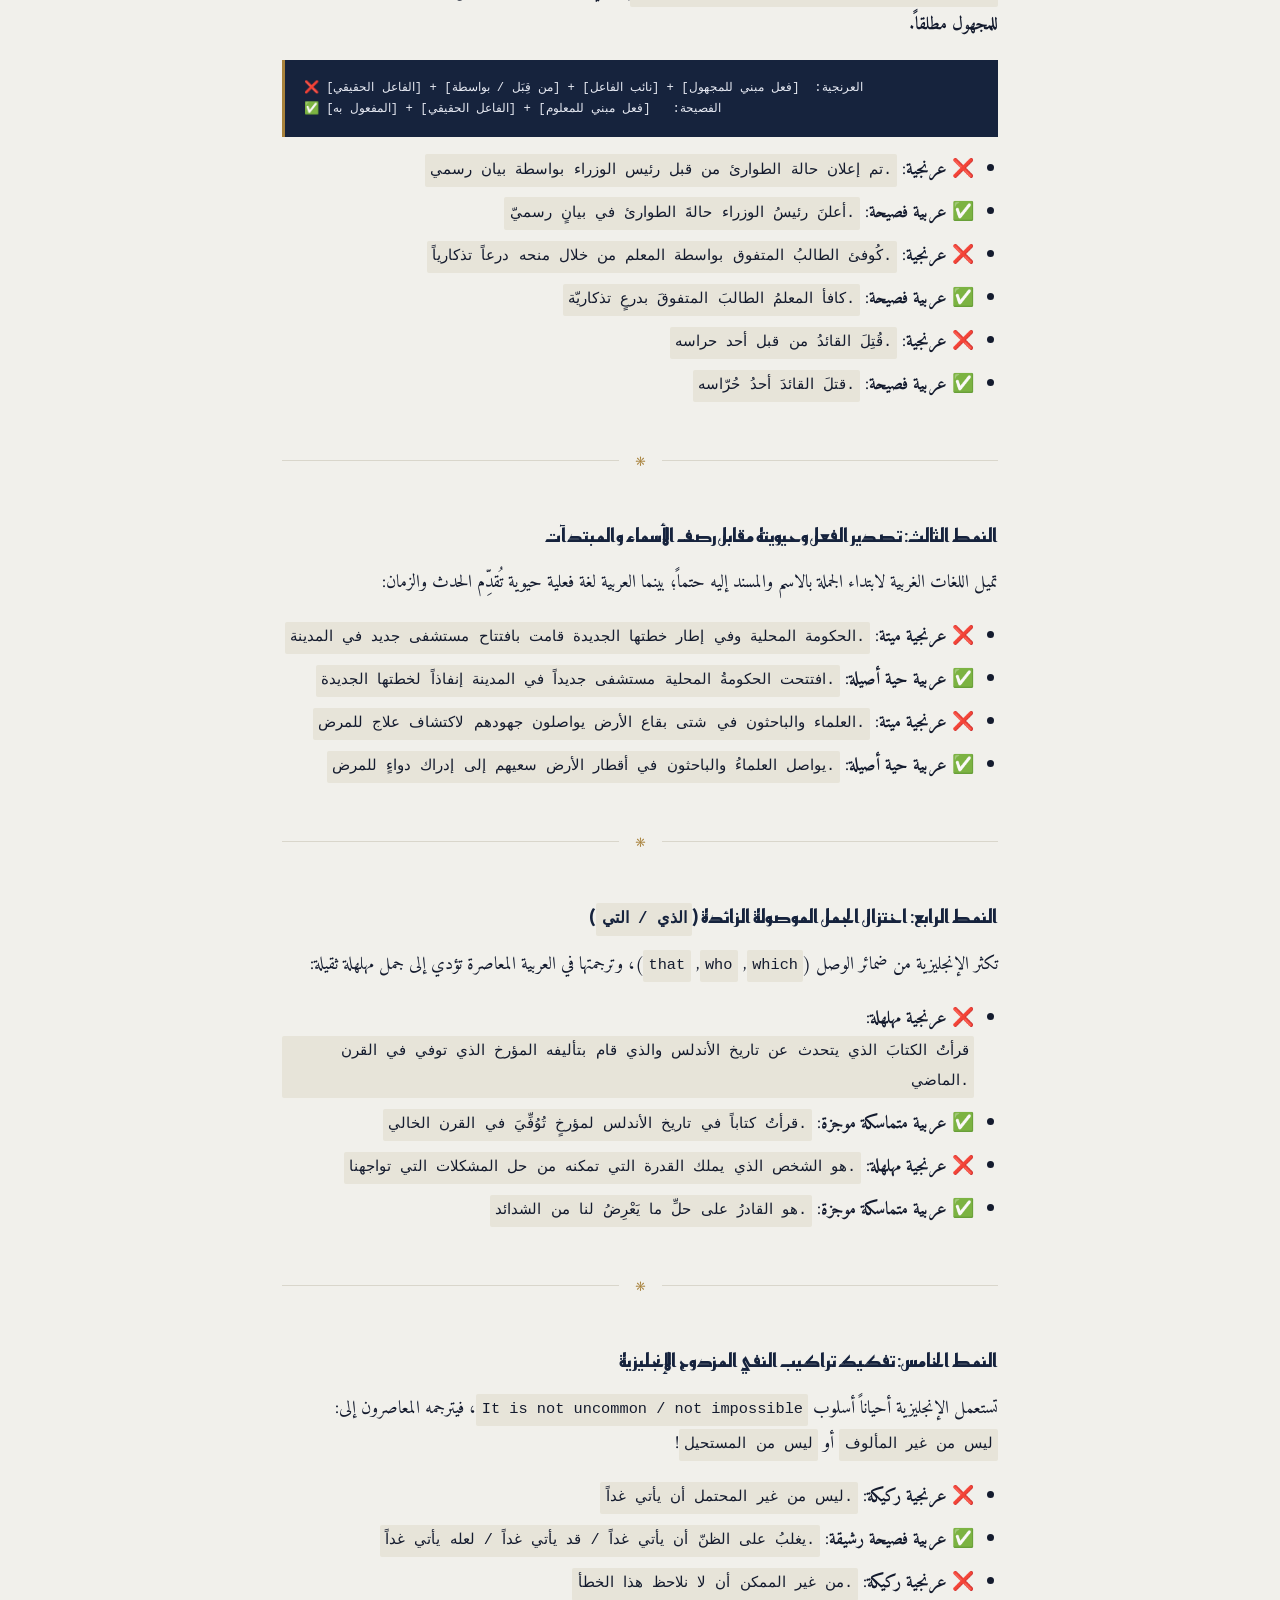
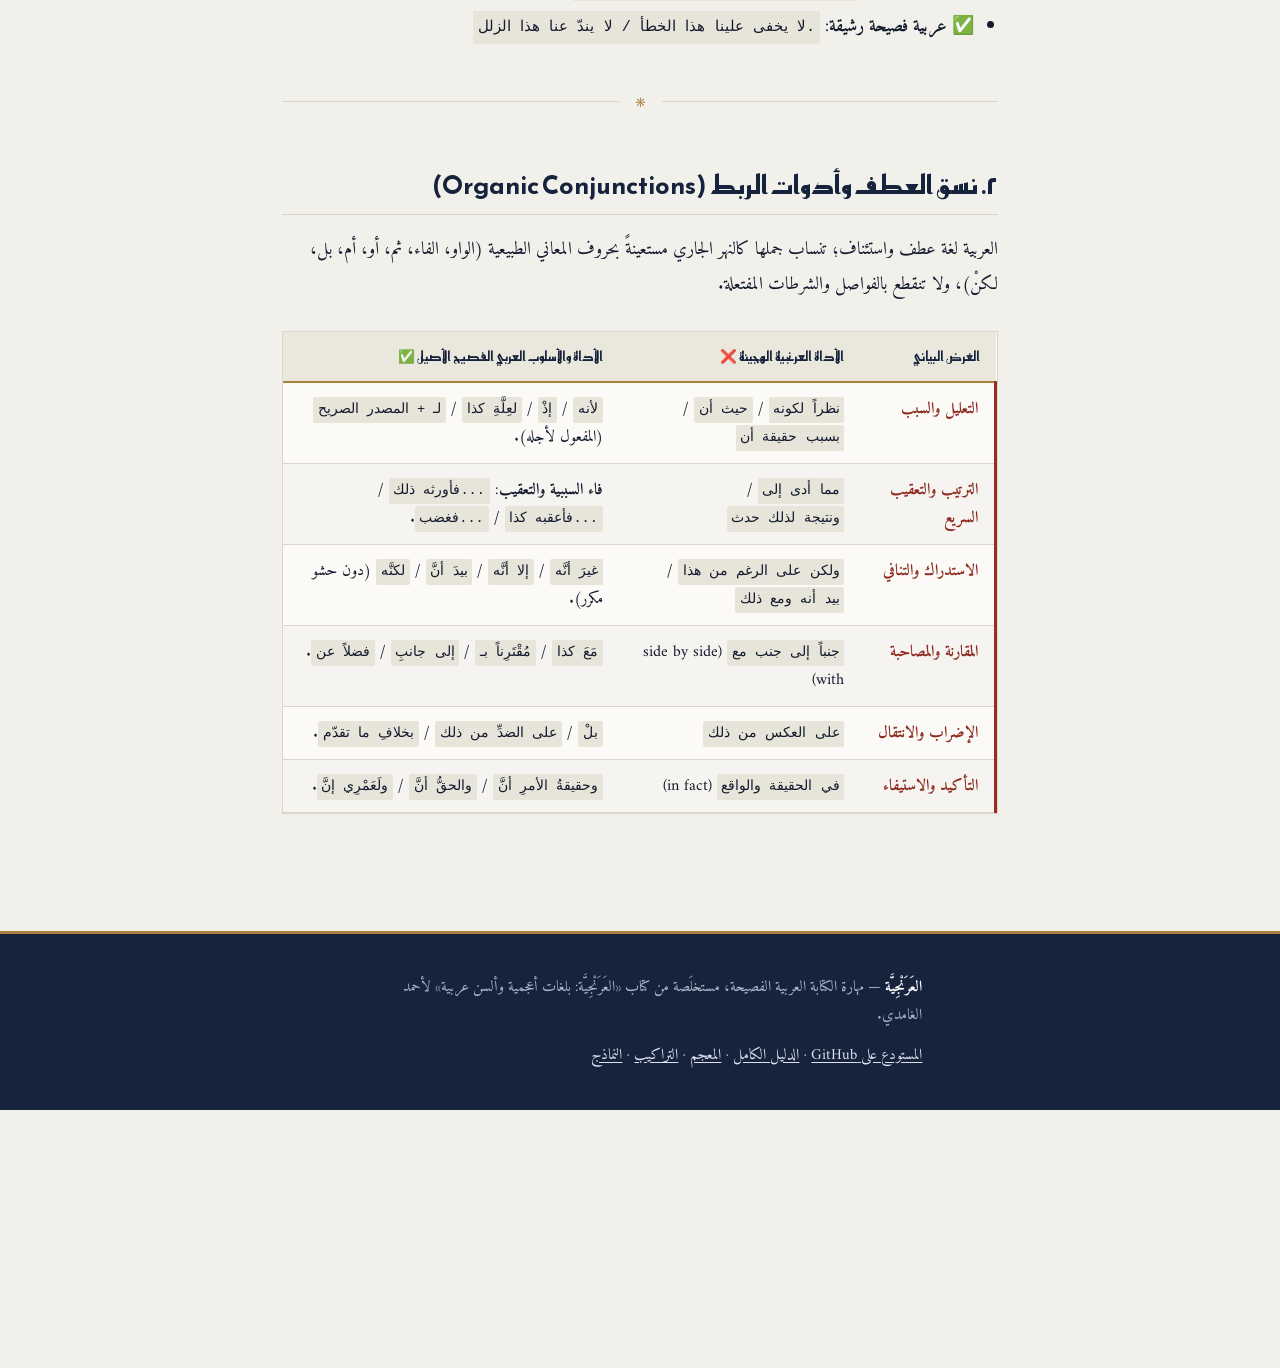
<file: docs/stylistic-patterns.html>
<!DOCTYPE html>
<html lang="ar" dir="rtl">
<head>
<meta charset="utf-8">
<meta name="viewport" content="width=device-width, initial-scale=1">
<title>التراكيب العرنجية: سجل التحويلات الأسلوبية والنحوية</title>
<meta name="description" content="سجل التحويلات الأسلوبية والنحوية المتقدمة: البناء للمعلوم وطرد المبني للمجهول، تصدير الفعل، اختزال الموصولات، تفكيك النفي المزدوج، ونسق العطف.">
<link rel="canonical" href="https://specailm5.github.io/arabic-writing-skill/stylistic-patterns.html">
<meta name="robots" content="index,follow,max-snippet:-1,max-image-preview:large">
<meta name="author" content="Saif hassan">
<meta property="og:type" content="article">
<meta property="og:site_name" content="العَرَنْجِيَّة — مهارة الكتابة العربية الفصيحة">
<meta property="og:locale" content="ar_AR">
<meta property="og:title" content="التراكيب العرنجية: سجل التحويلات الأسلوبية والنحوية">
<meta property="og:description" content="سجل التحويلات الأسلوبية والنحوية المتقدمة: البناء للمعلوم وطرد المبني للمجهول، تصدير الفعل، اختزال الموصولات، تفكيك النفي المزدوج، ونسق العطف.">
<meta property="og:url" content="https://specailm5.github.io/arabic-writing-skill/stylistic-patterns.html">
<meta name="twitter:card" content="summary">
<meta name="twitter:title" content="التراكيب العرنجية: سجل التحويلات الأسلوبية والنحوية">
<meta name="twitter:description" content="سجل التحويلات الأسلوبية والنحوية المتقدمة: البناء للمعلوم وطرد المبني للمجهول، تصدير الفعل، اختزال الموصولات، تفكيك النفي المزدوج، ونسق العطف.">
<link rel="icon" href="favicon.svg" type="image/svg+xml">
<link rel="preconnect" href="https://fonts.googleapis.com">
<link rel="preconnect" href="https://fonts.gstatic.com" crossorigin>
<link rel="stylesheet" href="https://fonts.googleapis.com/css2?family=Amiri:ital,wght@0,400;0,700;1,400&amp;family=Reem+Kufi:wght@400;600&amp;display=swap">
<link rel="stylesheet" href="style.css">
<script type="application/ld+json">{"@context":"https://schema.org","@graph":[{"@type":"Article","@id":"https://specailm5.github.io/arabic-writing-skill/stylistic-patterns.html#article","headline":"سجل التحويلات الأسلوبية والنحوية المتقدمة (Stylistic &amp; Syntactic Patterns)","description":"سجل التحويلات الأسلوبية والنحوية.","inLanguage":"ar","isPartOf":{"@id":"https://specailm5.github.io/arabic-writing-skill/#site"},"mainEntityOfPage":"https://specailm5.github.io/arabic-writing-skill/stylistic-patterns.html","author":{"@type":"Person","name":"Saif hassan"},"about":["العرنجية","Arabic writing","Arabic calques"]},{"@type":"BreadcrumbList","itemListElement":[{"@type":"ListItem","position":1,"name":"الرئيسية","item":"https://specailm5.github.io/arabic-writing-skill/"},{"@type":"ListItem","position":2,"name":"التراكيب","item":"https://specailm5.github.io/arabic-writing-skill/stylistic-patterns.html"}]}]}</script>
</head>
<body>
<a class="skip" href="#main">تخطَّ إلى المتن</a>
<header class="top">
<div class="wrap bar">
<a class="brand" href="index.html">۞ العَرَنْجِيَّة</a>
<nav>
<a href="index.html">الرئيسية</a>
<a href="guide.html">الدليل</a>
<a href="vocabulary.html">المعجم</a>
<a href="stylistic-patterns.html" aria-current="page">التراكيب</a>
<a href="before-after.html">نماذج</a>
</nav>
</div>
<div class="wrap hero">
<p class="eyebrow">التراكيب</p>
<h1>سجل التحويلات الأسلوبية والنحوية المتقدمة (Stylistic &amp; Syntactic Patterns)</h1>
<p class="lede">تحويلات بنية الجملة: من رصف الأسماء والمبني للمجهول إلى حيوية الفعل ونسق العطف العربي العضوي.</p>
</div>
</header>
<main id="main">
<div class="wrap">
<div class="prose"><blockquote>ملحق مرجعي لمهارة: <code>arabic-writing-skill</code> مستخلص ومطور عن كتاب «العَرَنْجِيَّة» لأحمد الغامدي.</blockquote>
<div class="orn" aria-hidden="true">۞</div>
<h2 id="١-تحويل-بنية-الجملة-sentence-architecture">١. تحويل بنية الجملة (Sentence Architecture)</h2>
<h3 id="النمط-الأول-استبدال-الحال-والمفعول-المطلق-بالظروف-المركبة">النمط الأول: استبدال الحال والمفعول المطلق بالظروف المركبة</h3>
<p>في الإنجليزية تكثر الظروف المنتهية بـ <code>-ly</code> (<code>dramatically</code>, <code>significantly</code>, <code>basically</code>, <code>personally</code>). وفي العرنجية يقابلونها بـ: <code>بشكل دراماتيكي</code>، <code>بصورة كبيرة</code>، <code>بصفة شخصية</code>. أما في العربية الفصيحة الأصيلة، فتُستبدل هذه الركاكة بـ <strong>المفعول المطلق المبين للنوع</strong> أو <strong>الحال</strong>:</p>
<div class="tw t-wrong"><table><thead><tr><th>النمط العرنجي الهجين ❌</th><th>الأصل الإنجليزي</th><th>النمط العربي الفصيح البليغ ✅</th><th>الأداة البلاغية البديلة</th></tr></thead><tbody><tr><td>تغيّر الوضع <strong>بشكل جذري</strong></td><td>changed radically</td><td>تغيّر الوضعُ <strong>تغيُّراً جذرياً</strong> / <strong>انقلبَ ظَهْراً على عَقِب</strong></td><td>المفعول المطلق المبين للنوع</td></tr><tr><td>ارتفعت الأسعار <strong>بصورة جنونية</strong></td><td>prices rose crazily</td><td>ارتفعت الأسعارُ <strong>ارتفاعاً فاحشاً</strong> / <strong>تطايرت الأسعار</strong></td><td>المفعول المطلق / الاستعارة</td></tr><tr><td>تحدث معي <strong>بصفة شخصية</strong></td><td>spoke to me personally</td><td>كلّمني <strong>مُشَافَهَةً</strong> / <strong>خلا بي</strong> فحدّثني</td><td>الحال الصريحة أو الفعل المناسب</td></tr><tr><td>ظهرت النتائج <strong>بشكل مفاجئ</strong></td><td>appeared unexpectedly</td><td>ظهرت النتائجُ <strong>بَغْتَةً</strong> / <strong>فَجْأَةً</strong> / <strong>عَلَى حِينِ غِرَّة</strong></td><td>المفعول فيه أو الحال</td></tr><tr><td>بكى <strong>بحرقة</strong></td><td>wept bitterly</td><td>بكى <strong>بُكاءَ الثَّكْلَى</strong> / <strong>انتحب انتحاباً</strong></td><td>المفعول المطلق المضاف</td></tr></tbody></table></div>
<div class="orn" aria-hidden="true">۞</div>
<h3 id="النمط-الثاني-البناء-للمعلوم-وطرد-المبني-للمجهول-المصحوب-بـ-م">النمط الثاني: البناء للمعلوم وطرد المبني للمجهول المصحوب بـ (من قبل / بواسطة)</h3>
<p>في الأسلوب الإنجليزي: الفاعل يُذكر متأخراً بعد حرف <code>by</code> في جمل المبني للمجهول (<code>The bill was approved by the parliament</code>). وفي العربية: <strong>إذا كان الفاعل معلوماً فلا يجوز البناء للمجهول مطلقاً</strong>.</p>
<pre><code>❌ العرنجية:  [فعل مبني للمجهول] + [نائب الفاعل] + [من قِبَل / بواسطة] + [الفاعل الحقيقي]
✅ الفصيحة:   [فعل مبني للمعلوم] + [الفاعل الحقيقي] + [المفعول به]</code></pre>
<ul><li>❌ <strong>عرنجية</strong>: <code>تم إعلان حالة الطوارئ من قبل رئيس الوزراء بواسطة بيان رسمي.</code></li><li>✅ <strong>عربية فصيحة</strong>: <code>أعلنَ رئيسُ الوزراء حالةَ الطوارئ في بيانٍ رسميّ.</code></li><li>❌ <strong>عرنجية</strong>: <code>كُوفئ الطالبُ المتفوق بواسطة المعلم من خلال منحه درعاً تذكارياً.</code></li><li>✅ <strong>عربية فصيحة</strong>: <code>كافأ المعلمُ الطالبَ المتفوقَ بدرعٍ تذكاريّة.</code></li><li>❌ <strong>عرنجية</strong>: <code>قُتِلَ القائدُ من قبل أحد حراسه.</code></li><li>✅ <strong>عربية فصيحة</strong>: <code>قتلَ القائدَ أحدُ حُرّاسه.</code></li></ul>
<div class="orn" aria-hidden="true">۞</div>
<h3 id="النمط-الثالث-تصدير-الفعل-وحيويته-مقابل-رصف-الأسماء-والمبتدآت">النمط الثالث: تصدير الفعل وحيويته مقابل رصف الأسماء والمبتدآت</h3>
<p>تميل اللغات الغربية لابتداء الجملة بالاسم والمسند إليه حتماً؛ بينما العربية لغة فعلية حيوية تُقدِّم الحدث والزمان:</p>
<ul><li>❌ <strong>عرنجية ميتة</strong>: <code>الحكومة المحلية وفي إطار خطتها الجديدة قامت بافتتاح مستشفى جديد في المدينة.</code></li><li>✅ <strong>عربية حية أصيلة</strong>: <code>افتتحت الحكومةُ المحلية مستشفى جديداً في المدينة إنفاذاً لخطتها الجديدة.</code></li><li>❌ <strong>عرنجية ميتة</strong>: <code>العلماء والباحثون في شتى بقاع الأرض يواصلون جهودهم لاكتشاف علاج للمرض.</code></li><li>✅ <strong>عربية حية أصيلة</strong>: <code>يواصل العلماءُ والباحثون في أقطار الأرض سعيهم إلى إدراك دواءٍ للمرض.</code></li></ul>
<div class="orn" aria-hidden="true">۞</div>
<h3 id="النمط-الرابع-اختزال-الجمل-الموصولة-الزائدة-الذي-التي">النمط الرابع: اختزال الجمل الموصولة الزائدة (<code>الذي / التي</code>)</h3>
<p>تكثر الإنجليزية من ضمائر الوصل (<code>which</code>, <code>who</code>, <code>that</code>)، وترجمتها في العربية المعاصرة تؤدي إلى جمل مهلهلة ثقيلة:</p>
<ul><li>❌ <strong>عرنجية مهلهلة</strong>: <code>قرأتُ الكتابَ الذي يتحدث عن تاريخ الأندلس والذي قام بتأليفه المؤرخ الذي توفي في القرن الماضي.</code></li><li>✅ <strong>عربية متماسكة موجزة</strong>: <code>قرأتُ كتاباً في تاريخ الأندلس لمؤرخٍ تُوُفِّيَ في القرن الخالي.</code></li><li>❌ <strong>عرنجية مهلهلة</strong>: <code>هو الشخص الذي يملك القدرة التي تمكنه من حل المشكلات التي تواجهنا.</code></li><li>✅ <strong>عربية متماسكة موجزة</strong>: <code>هو القادرُ على حلِّ ما يَعْرِضُ لنا من الشدائد.</code></li></ul>
<div class="orn" aria-hidden="true">۞</div>
<h3 id="النمط-الخامس-تفكيك-تراكيب-النفي-المزدوج-الإنجليزية">النمط الخامس: تفكيك تراكيب النفي المزدوج الإنجليزية</h3>
<p>تستعمل الإنجليزية أحياناً أسلوب <code>It is not uncommon / not impossible</code>، فيترجمه المعاصرون إلى: <code>ليس من غير المألوف</code> أو <code>ليس من المستحيل</code>!</p>
<ul><li>❌ <strong>عرنجية ركيكة</strong>: <code>ليس من غير المحتمل أن يأتي غداً.</code></li><li>✅ <strong>عربية فصيحة رشيقة</strong>: <code>يغلبُ على الظنّ أن يأتي غداً / قد يأتي غداً / لعله يأتي غداً.</code></li><li>❌ <strong>عرنجية ركيكة</strong>: <code>من غير الممكن أن لا نلاحظ هذا الخطأ.</code></li><li>✅ <strong>عربية فصيحة رشيقة</strong>: <code>لا يخفى علينا هذا الخطأ / لا يندّ عنا هذا الزلل.</code></li></ul>
<div class="orn" aria-hidden="true">۞</div>
<h2 id="٢-نسق-العطف-وأدوات-الربط-organic-conjunctions">٢. نسق العطف وأدوات الربط (Organic Conjunctions)</h2>
<p>العربية لغة عطف واستئناف؛ تنساب جملها كالنهر الجاري مستعينةً بحروف المعاني الطبيعية (الواو، الفاء، ثم، أو، أم، بل، لكنْ)، ولا تنقطع بالفواصل والشرطات المفتعلة.</p>
<div class="tw t-wrong"><table><thead><tr><th>الغرض البياني</th><th>الأداة العرنجية الهجينة ❌</th><th>الأداة والأسلوب العربي الفصيح الأصيل ✅</th></tr></thead><tbody><tr><td><strong>التعليل والسبب</strong></td><td><code>نظراً لكونه</code> / <code>حيث أن</code> / <code>بسبب حقيقة أن</code></td><td><code>لأنه</code> / <code>إذْ</code> / <code>لعِلَّةِ كذا</code> / <code>لـ + المصدر الصريح</code> (المفعول لأجله).</td></tr><tr><td><strong>الترتيب والتعقيب السريع</strong></td><td><code>مما أدى إلى</code> / <code>ونتيجة لذلك حدث</code></td><td><strong>فاء السببية والتعقيب</strong>: <code>فأورثه ذلك...</code> / <code>فأعقبه كذا...</code> / <code>فغضب...</code>.</td></tr><tr><td><strong>الاستدراك والتنافي</strong></td><td><code>ولكن على الرغم من هذا</code> / <code>بيد أنه ومع ذلك</code></td><td><code>غيرَ أنَّه</code> / <code>إلا أنَّه</code> / <code>بيدَ أنَّ</code> / <code>لكنَّه</code> (دون حشو مكرر).</td></tr><tr><td><strong>المقارنة والمصاحبة</strong></td><td><code>جنباً إلى جنب مع</code> (side by side with)</td><td><code>مَعَ كذا</code> / <code>مُقْتَرِناً بـ</code> / <code>إلى جانبِ</code> / <code>فضلاً عن</code>.</td></tr><tr><td><strong>الإضراب والانتقال</strong></td><td><code>على العكس من ذلك</code></td><td><code>بلْ</code> / <code>على الضدِّ من ذلك</code> / <code>بخلافِ ما تقدّم</code>.</td></tr><tr><td><strong>التأكيد والاستيفاء</strong></td><td><code>في الحقيقة والواقع</code> (in fact)</td><td><code>وحقيقةُ الأمرِ أنَّ</code> / <code>والحقُّ أنَّ</code> / <code>ولَعَمْرِي إنَّ</code>.</td></tr></tbody></table></div></div>
</div>
</main>
<footer>
<div class="wrap foot">
<p><strong>العَرَنْجِيَّة</strong> — مهارة الكتابة العربية الفصيحة، مستخلَصة من كتاب «العَرَنْجِيَّة: بلغات أعجمية وألسن عربية» لأحمد الغامدي.</p>
<p><a href="https://github.com/specailm5/arabic-writing-skill">المستودع على GitHub</a> · <a href="guide.html">الدليل الكامل</a> · <a href="vocabulary.html">المعجم</a> · <a href="stylistic-patterns.html">التراكيب</a> · <a href="before-after.html">النماذج</a></p>
</div>
</footer>
</body>
</html>
</file>
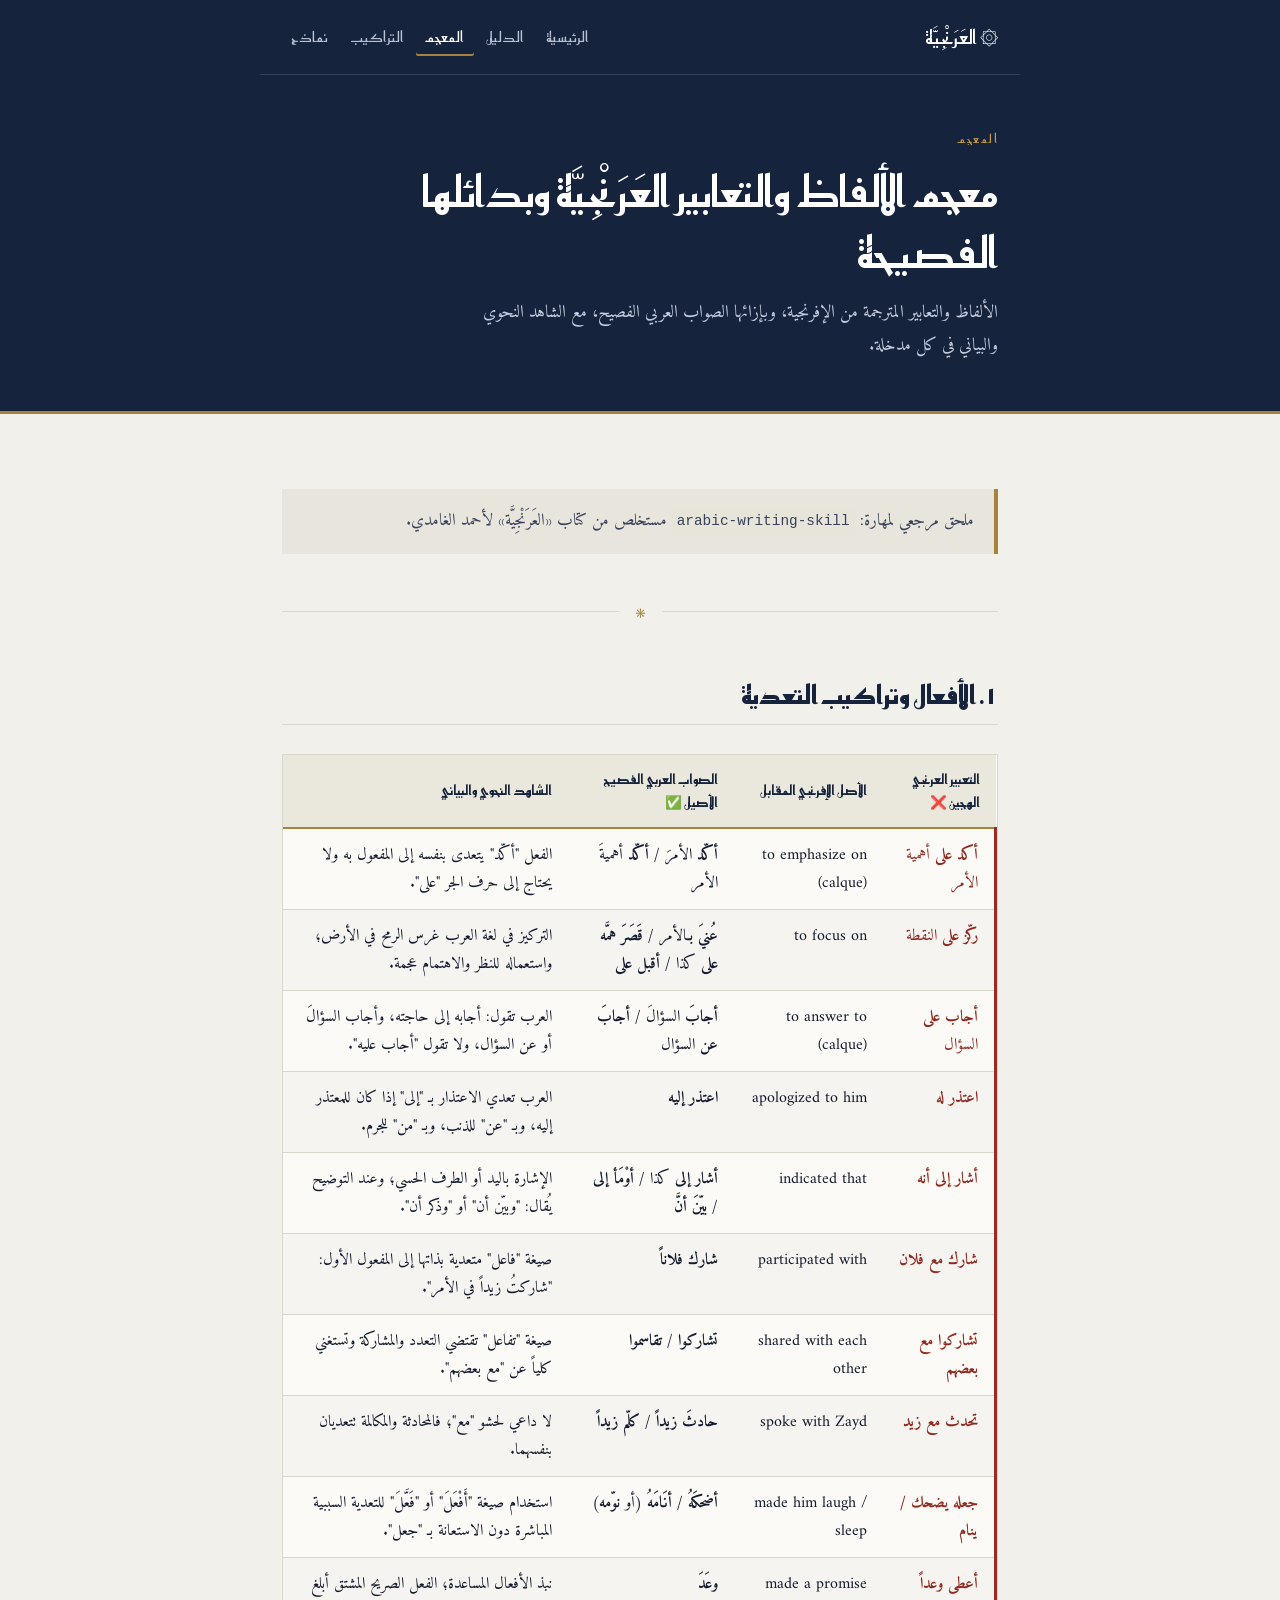
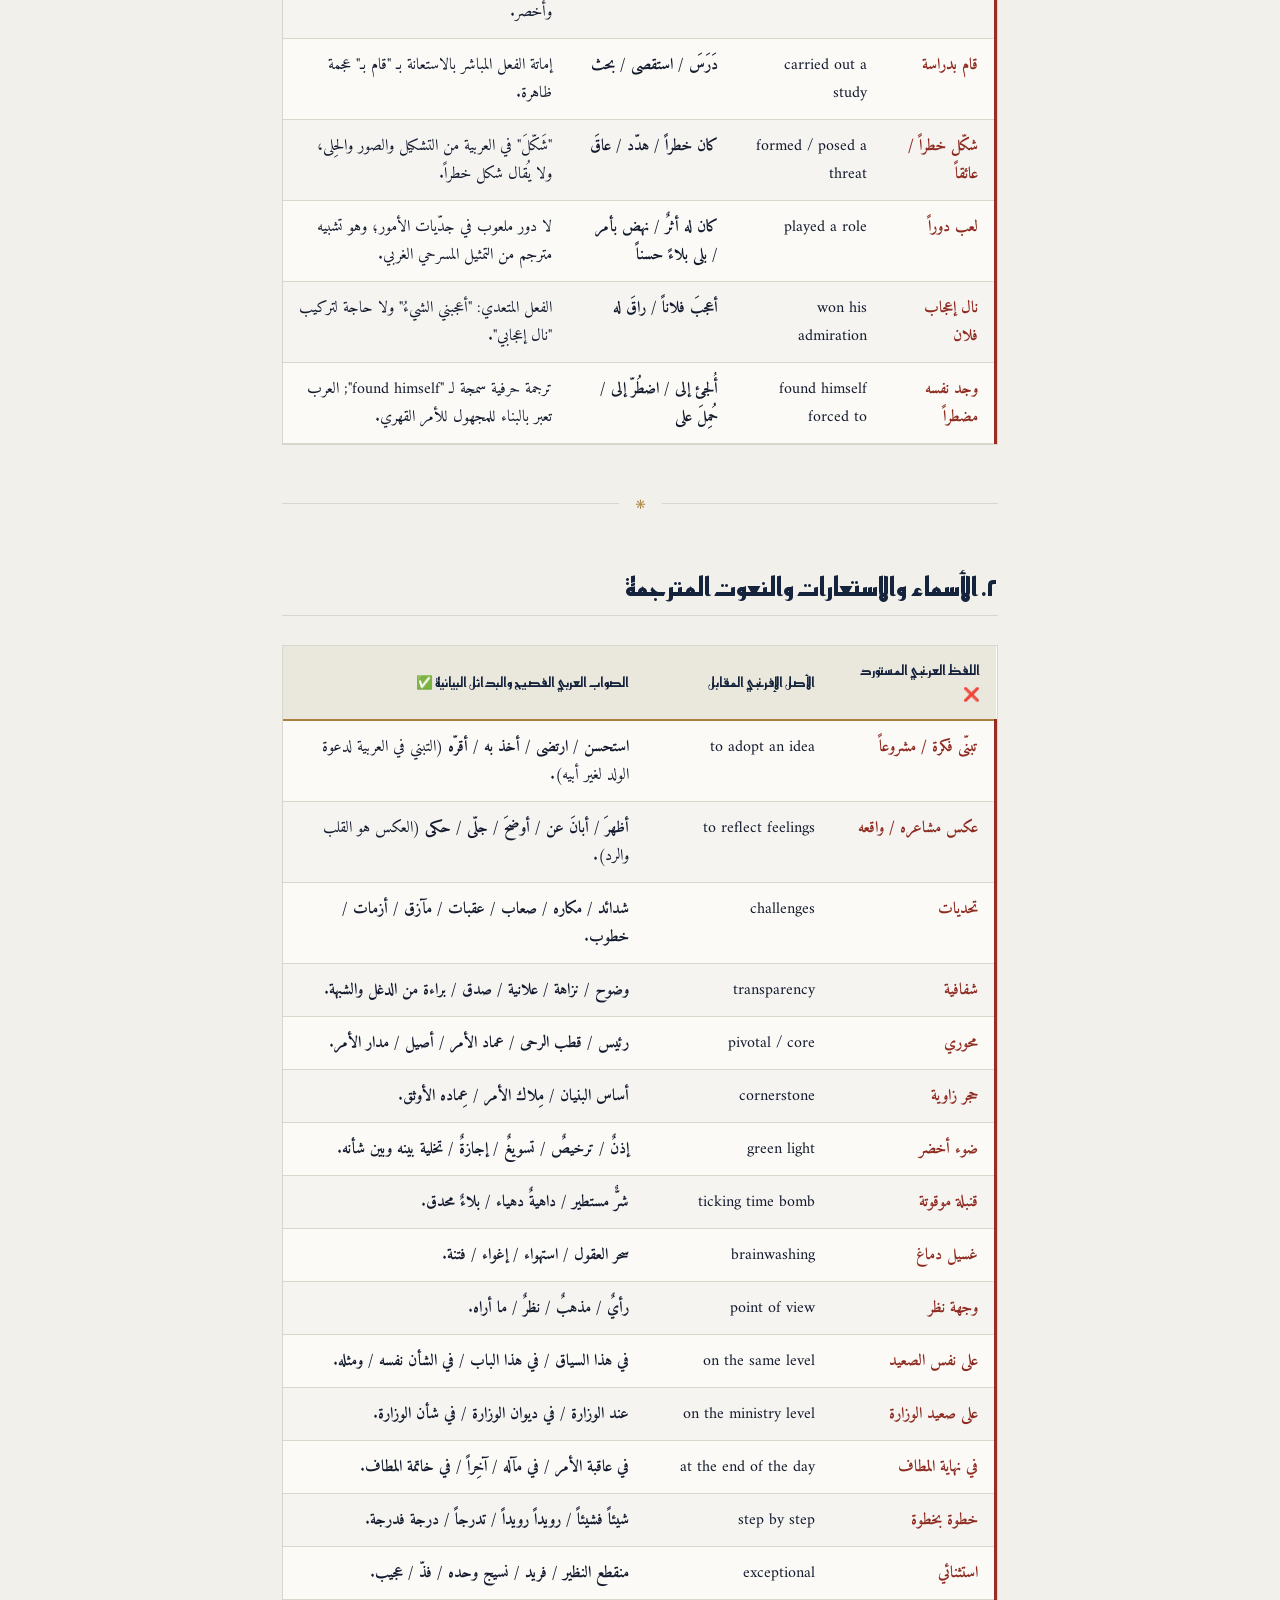
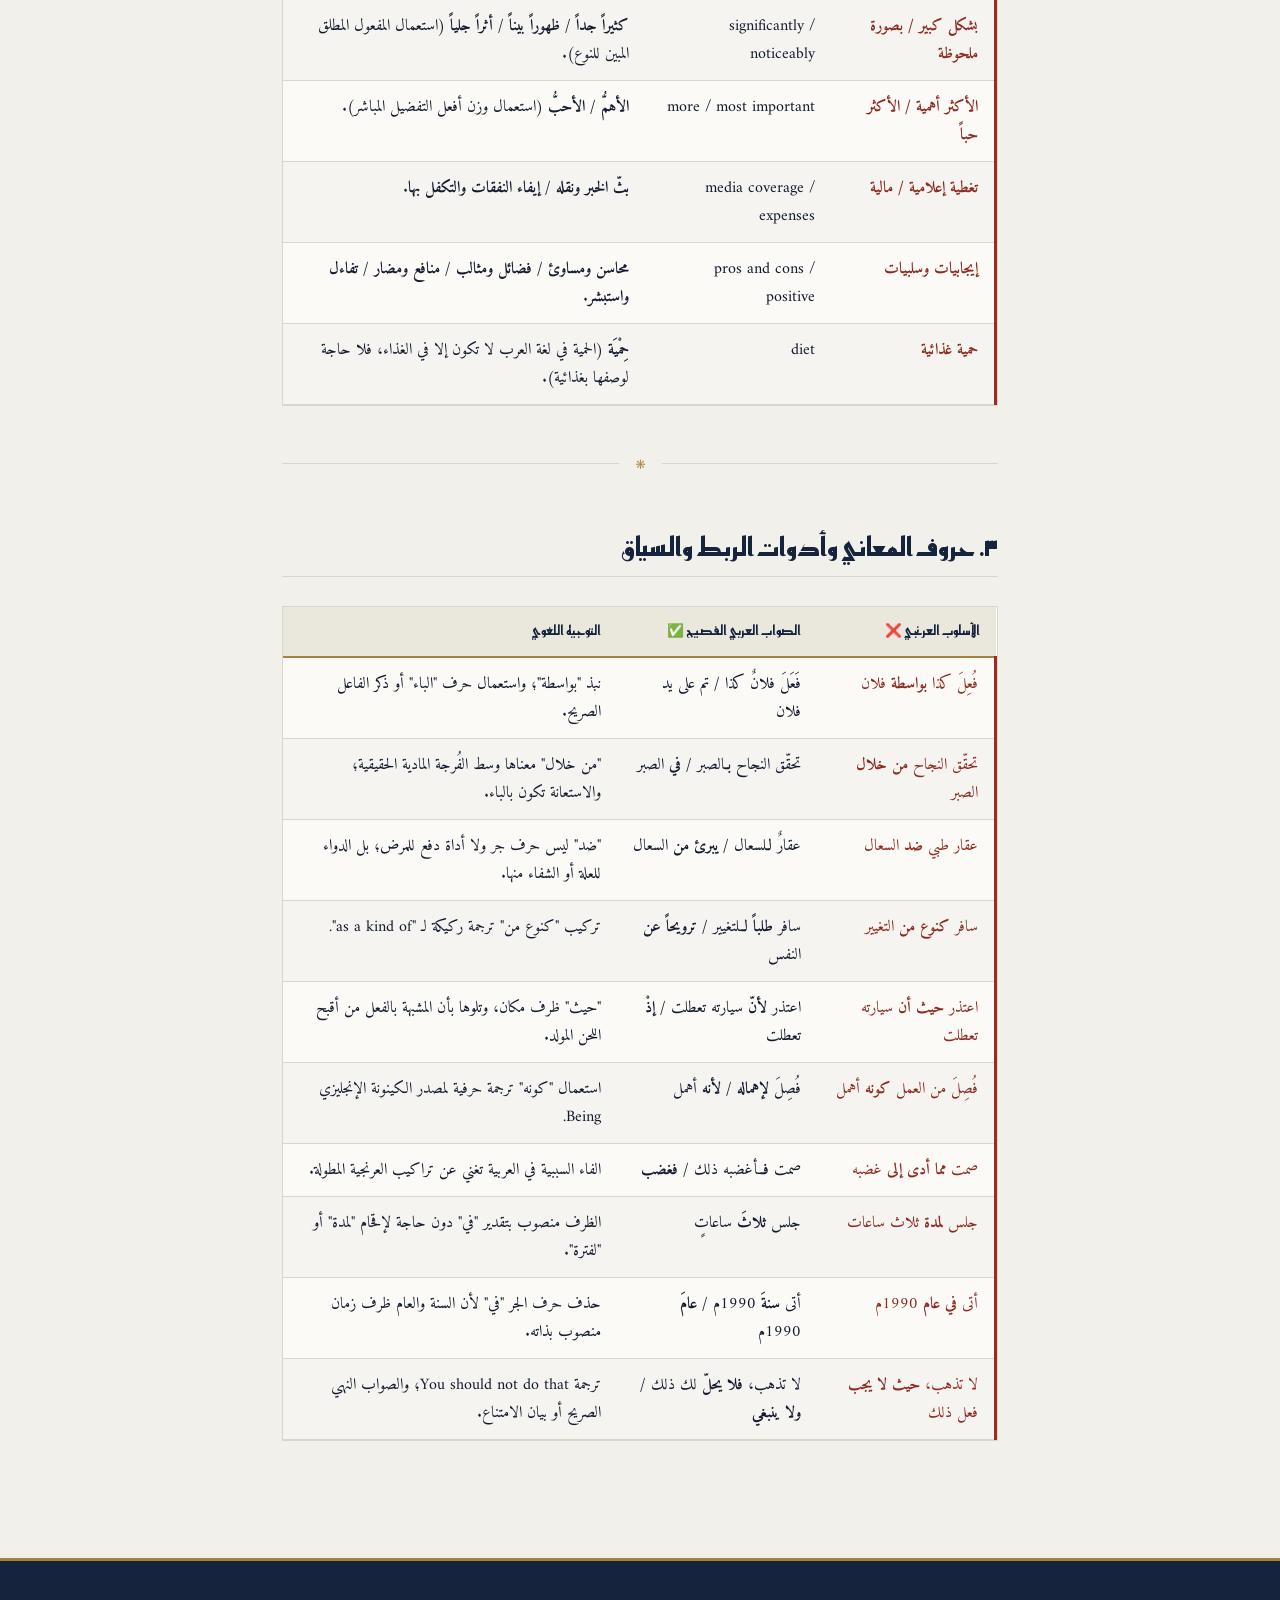
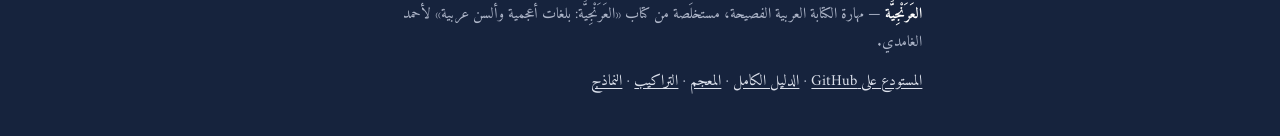
<file: docs/vocabulary.html>
<!DOCTYPE html>
<html lang="ar" dir="rtl">
<head>
<meta charset="utf-8">
<meta name="viewport" content="width=device-width, initial-scale=1">
<title>معجم العرنجية: الألفاظ المترجمة وبدائلها الفصيحة</title>
<meta name="description" content="معجم جامع للألفاظ والتعابير العرنجية وبدائلها الفصيحة: «أكد على» ← «أكّد»، «لعب دوراً» ← «كان له أثر»، «قام بدراسة» ← «درس»، مع الشاهد النحوي والبياني.">
<link rel="canonical" href="https://specailm5.github.io/arabic-writing-skill/vocabulary.html">
<meta name="robots" content="index,follow,max-snippet:-1,max-image-preview:large">
<meta name="author" content="Saif hassan">
<meta property="og:type" content="article">
<meta property="og:site_name" content="العَرَنْجِيَّة — مهارة الكتابة العربية الفصيحة">
<meta property="og:locale" content="ar_AR">
<meta property="og:title" content="معجم العرنجية: الألفاظ المترجمة وبدائلها الفصيحة">
<meta property="og:description" content="معجم جامع للألفاظ والتعابير العرنجية وبدائلها الفصيحة: «أكد على» ← «أكّد»، «لعب دوراً» ← «كان له أثر»، «قام بدراسة» ← «درس»، مع الشاهد النحوي والبياني.">
<meta property="og:url" content="https://specailm5.github.io/arabic-writing-skill/vocabulary.html">
<meta name="twitter:card" content="summary">
<meta name="twitter:title" content="معجم العرنجية: الألفاظ المترجمة وبدائلها الفصيحة">
<meta name="twitter:description" content="معجم جامع للألفاظ والتعابير العرنجية وبدائلها الفصيحة: «أكد على» ← «أكّد»، «لعب دوراً» ← «كان له أثر»، «قام بدراسة» ← «درس»، مع الشاهد النحوي والبياني.">
<link rel="icon" href="favicon.svg" type="image/svg+xml">
<link rel="preconnect" href="https://fonts.googleapis.com">
<link rel="preconnect" href="https://fonts.gstatic.com" crossorigin>
<link rel="stylesheet" href="https://fonts.googleapis.com/css2?family=Amiri:ital,wght@0,400;0,700;1,400&amp;family=Reem+Kufi:wght@400;600&amp;display=swap">
<link rel="stylesheet" href="style.css">
<script type="application/ld+json">{"@context":"https://schema.org","@graph":[{"@type":"Article","@id":"https://specailm5.github.io/arabic-writing-skill/vocabulary.html#article","headline":"معجم الألفاظ والتعابير العَرَنْجِيَّة وبدائلها الفصيحة","description":"معجم الألفاظ العرنجية وبدائلها الفصيحة.","inLanguage":"ar","isPartOf":{"@id":"https://specailm5.github.io/arabic-writing-skill/#site"},"mainEntityOfPage":"https://specailm5.github.io/arabic-writing-skill/vocabulary.html","author":{"@type":"Person","name":"Saif hassan"},"about":["العرنجية","Arabic writing","Arabic calques"]},{"@type":"BreadcrumbList","itemListElement":[{"@type":"ListItem","position":1,"name":"الرئيسية","item":"https://specailm5.github.io/arabic-writing-skill/"},{"@type":"ListItem","position":2,"name":"المعجم","item":"https://specailm5.github.io/arabic-writing-skill/vocabulary.html"}]}]}</script>
</head>
<body>
<a class="skip" href="#main">تخطَّ إلى المتن</a>
<header class="top">
<div class="wrap bar">
<a class="brand" href="index.html">۞ العَرَنْجِيَّة</a>
<nav>
<a href="index.html">الرئيسية</a>
<a href="guide.html">الدليل</a>
<a href="vocabulary.html" aria-current="page">المعجم</a>
<a href="stylistic-patterns.html">التراكيب</a>
<a href="before-after.html">نماذج</a>
</nav>
</div>
<div class="wrap hero">
<p class="eyebrow">المعجم</p>
<h1>معجم الألفاظ والتعابير العَرَنْجِيَّة وبدائلها الفصيحة</h1>
<p class="lede">الألفاظ والتعابير المترجمة من الإفرنجية، وبإزائها الصواب العربي الفصيح، مع الشاهد النحوي والبياني في كل مدخلة.</p>
</div>
</header>
<main id="main">
<div class="wrap">
<div class="prose"><blockquote>ملحق مرجعي لمهارة: <code>arabic-writing-skill</code> مستخلص من كتاب «العَرَنْجِيَّة» لأحمد الغامدي.</blockquote>
<div class="orn" aria-hidden="true">۞</div>
<h2 id="١-الأفعال-وتراكيب-التعدية">١. الأفعال وتراكيب التعدية</h2>
<div class="tw t-wrong"><table><thead><tr><th>التعبير العرنجي الهجين ❌</th><th>الأصل الإفرنجي المقابل</th><th>الصواب العربي الفصيح الأصيل ✅</th><th>الشاهد النحوي والبياني</th></tr></thead><tbody><tr><td><strong>أكد على</strong> أهمية الأمر</td><td>to emphasize on (calque)</td><td><strong>أكّد</strong> الأمرَ / <strong>أكّد</strong> أهميةَ الأمر</td><td>الفعل &quot;أكّد&quot; يتعدى بنفسه إلى المفعول به ولا يحتاج إلى حرف الجر &quot;على&quot;.</td></tr><tr><td><strong>ركّز على</strong> النقطة</td><td>to focus on</td><td><strong>عُنيَ بـ</strong>الأمر / <strong>قَصَرَ همَّه على</strong> كذا / <strong>أقبل على</strong></td><td>التركيز في لغة العرب غرس الرمح في الأرض؛ واستعماله للنظر والاهتمام عجمة.</td></tr><tr><td><strong>أجاب على</strong> السؤال</td><td>to answer to (calque)</td><td><strong>أجابَ</strong> السؤالَ / <strong>أجابَ عن</strong> السؤال</td><td>العرب تقول: أجابه إلى حاجته، وأجاب السؤالَ أو عن السؤال، ولا تقول &quot;أجاب عليه&quot;.</td></tr><tr><td><strong>اعتذر له</strong></td><td>apologized to him</td><td><strong>اعتذر إليه</strong></td><td>العرب تعدي الاعتذار بـ &quot;إلى&quot; إذا كان للمعتذر إليه، وبـ &quot;عن&quot; للذنب، وبـ &quot;من&quot; للجرم.</td></tr><tr><td><strong>أشار إلى أنه</strong></td><td>indicated that</td><td><strong>أشار إلى</strong> كذا / <strong>أوْمَأ إلى</strong> / <strong>بيّنَ أنَّ</strong></td><td>الإشارة باليد أو الطرف الحسي؛ وعند التوضيح يُقال: &quot;وبيّن أن&quot; أو &quot;وذكر أن&quot;.</td></tr><tr><td><strong>شارك مع فلان</strong></td><td>participated with</td><td><strong>شارك فلاناً</strong></td><td>صيغة &quot;فاعل&quot; متعدية بذاتها إلى المفعول الأول: &quot;شاركتُ زيداً في الأمر&quot;.</td></tr><tr><td><strong>تشاركوا مع بعضهم</strong></td><td>shared with each other</td><td><strong>تشاركوا</strong> / <strong>تقاسموا</strong></td><td>صيغة &quot;تفاعل&quot; تقتضي التعدد والمشاركة وتستغني كلياً عن &quot;مع بعضهم&quot;.</td></tr><tr><td><strong>تحدث مع زيد</strong></td><td>spoke with Zayd</td><td><strong>حادثَ زيداً</strong> / <strong>كلّم زيداً</strong></td><td>لا داعي لحشو &quot;مع&quot;؛ فالمحادثة والمكالمة تتعديان بنفسهما.</td></tr><tr><td><strong>جعله يضحك / ينام</strong></td><td>made him laugh / sleep</td><td><strong>أضحكَهُ</strong> / <strong>أنَامَهُ</strong> (أو <strong>نوّمه</strong>)</td><td>استخدام صيغة &quot;أَفْعَلَ&quot; أو &quot;فَعَّلَ&quot; للتعدية السببية المباشرة دون الاستعانة بـ &quot;جعل&quot;.</td></tr><tr><td><strong>أعطى وعداً</strong></td><td>made a promise</td><td><strong>وعَدَ</strong></td><td>نبذ الأفعال المساعدة؛ الفعل الصريح المشتق أبلغ وأخصر.</td></tr><tr><td><strong>قام بدراسة</strong></td><td>carried out a study</td><td><strong>دَرَسَ</strong> / <strong>استقصى</strong> / <strong>بحث</strong></td><td>إماتة الفعل المباشر بالاستعانة بـ &quot;قام بـ&quot; عجمة ظاهرة.</td></tr><tr><td><strong>شكّل خطراً / عائقاً</strong></td><td>formed / posed a threat</td><td><strong>كان خطراً</strong> / <strong>هدّد</strong> / <strong>عاقَ</strong></td><td>&quot;شَكّلَ&quot; في العربية من التشكيل والصور والحِلى، ولا يُقال شكل خطراً.</td></tr><tr><td><strong>لعب دوراً</strong></td><td>played a role</td><td><strong>كان له أثرٌ</strong> / <strong>نهض بأمر</strong> / <strong>بلى بلاءً حسناً</strong></td><td>لا دور ملعوب في جدّيات الأمور؛ وهو تشبيه مترجم من التمثيل المسرحي الغربي.</td></tr><tr><td><strong>نال إعجاب فلان</strong></td><td>won his admiration</td><td><strong>أعجبَ فلاناً</strong> / <strong>راقَ له</strong></td><td>الفعل المتعدي: &quot;أعجبني الشيءُ&quot; ولا حاجة لتركيب &quot;نال إعجابي&quot;.</td></tr><tr><td><strong>وجد نفسه مضطراً</strong></td><td>found himself forced to</td><td><strong>أُلجئ إلى</strong> / <strong>اضطُرّ إلى</strong> / <strong>حُمِلَ على</strong></td><td>ترجمة حرفية سمجة لـ &quot;found himself&quot;; العرب تعبر بالبناء للمجهول للأمر القهري.</td></tr></tbody></table></div>
<div class="orn" aria-hidden="true">۞</div>
<h2 id="٢-الأسماء-والاستعارات-والنعوت-المترجمة">٢. الأسماء والاستعارات والنعوت المترجمة</h2>
<div class="tw t-wrong"><table><thead><tr><th>اللفظ العرنجي المستورد ❌</th><th>الأصل الإفرنجي المقابل</th><th>الصواب العربي الفصيح والبدائل البيانية ✅</th></tr></thead><tbody><tr><td><strong>تبنّى فكرة / مشروعاً</strong></td><td>to adopt an idea</td><td><strong>استحسن</strong> / <strong>ارتضى</strong> / <strong>أخذ به</strong> / <strong>أقرّه</strong> (التبني في العربية لدعوة الولد لغير أبيه).</td></tr><tr><td><strong>عكس مشاعره / واقعه</strong></td><td>to reflect feelings</td><td><strong>أظهرَ</strong> / <strong>أبانَ عن</strong> / <strong>أوضحَ</strong> / <strong>جلّى</strong> / <strong>حكى</strong> (العكس هو القلب والرد).</td></tr><tr><td><strong>تحديات</strong></td><td>challenges</td><td><strong>شدائد</strong> / <strong>مكاره</strong> / <strong>صعاب</strong> / <strong>عقبات</strong> / <strong>مآزق</strong> / <strong>أزمات</strong> / <strong>خطوب</strong>.</td></tr><tr><td><strong>شفافية</strong></td><td>transparency</td><td><strong>وضوح</strong> / <strong>نزاهة</strong> / <strong>علانية</strong> / <strong>صدق</strong> / <strong>براءة من الدغل والشبهة</strong>.</td></tr><tr><td><strong>محوري</strong></td><td>pivotal / core</td><td><strong>رئيس</strong> / <strong>قطب الرحى</strong> / <strong>عماد الأمر</strong> / <strong>أصيل</strong> / <strong>مدار الأمر</strong>.</td></tr><tr><td><strong>حجر زاوية</strong></td><td>cornerstone</td><td><strong>أساس البنيان</strong> / <strong>مِلاك الأمر</strong> / <strong>عِماده الأوثق</strong>.</td></tr><tr><td><strong>ضوء أخضر</strong></td><td>green light</td><td><strong>إذنٌ</strong> / <strong>ترخيصٌ</strong> / <strong>تسويغٌ</strong> / <strong>إجازةٌ</strong> / <strong>تخلية بينه وبين شأنه</strong>.</td></tr><tr><td><strong>قنبلة موقوتة</strong></td><td>ticking time bomb</td><td><strong>شرٌّ مستطير</strong> / <strong>داهيةٌ دهياء</strong> / <strong>بلاءٌ محدق</strong>.</td></tr><tr><td><strong>غسيل دماغ</strong></td><td>brainwashing</td><td><strong>سحر العقول</strong> / <strong>استهواء</strong> / <strong>إغواء</strong> / <strong>فتنة</strong>.</td></tr><tr><td><strong>وجهة نظر</strong></td><td>point of view</td><td><strong>رأيٌ</strong> / <strong>مذهبٌ</strong> / <strong>نظرٌ</strong> / <strong>ما أراه</strong>.</td></tr><tr><td><strong>على نفس الصعيد</strong></td><td>on the same level</td><td><strong>في هذا السياق</strong> / <strong>في هذا الباب</strong> / <strong>في الشأن نفسه</strong> / <strong>ومثله</strong>.</td></tr><tr><td><strong>على صعيد الوزارة</strong></td><td>on the ministry level</td><td><strong>عند الوزارة</strong> / <strong>في ديوان الوزارة</strong> / <strong>في شأن الوزارة</strong>.</td></tr><tr><td><strong>في نهاية المطاف</strong></td><td>at the end of the day</td><td><strong>في عاقبة الأمر</strong> / <strong>في مآله</strong> / <strong>آخِراً</strong> / <strong>في خاتمة المطاف</strong>.</td></tr><tr><td><strong>خطوة بخطوة</strong></td><td>step by step</td><td><strong>شيئاً فشيئاً</strong> / <strong>رويداً رويداً</strong> / <strong>تدرجاً</strong> / <strong>درجة فدرجة</strong>.</td></tr><tr><td><strong>استثنائي</strong></td><td>exceptional</td><td><strong>منقطع النظير</strong> / <strong>فريد</strong> / <strong>نسيج وحده</strong> / <strong>فذّ</strong> / <strong>عجيب</strong>.</td></tr><tr><td><strong>بشكل كبير / بصورة ملحوظة</strong></td><td>significantly / noticeably</td><td><strong>كثيراً جداً</strong> / <strong>ظهوراً بيناً</strong> / <strong>أثراً جلياً</strong> (استعمال المفعول المطلق المبين للنوع).</td></tr><tr><td><strong>الأكثر أهمية / الأكثر حباً</strong></td><td>more / most important</td><td><strong>الأهمُّ</strong> / <strong>الأحبُّ</strong> (استعمال وزن أفعل التفضيل المباشر).</td></tr><tr><td><strong>تغطية إعلامية / مالية</strong></td><td>media coverage / expenses</td><td><strong>بثّ الخبر ونقله</strong> / <strong>إيفاء النفقات والتكفل بها</strong>.</td></tr><tr><td><strong>إيجابيات وسلبيات</strong></td><td>pros and cons / positive</td><td><strong>محاسن ومساوئ</strong> / <strong>فضائل ومثالب</strong> / <strong>منافع ومضار</strong> / <strong>تفاءل واستبشر</strong>.</td></tr><tr><td><strong>حمية غذائية</strong></td><td>diet</td><td><strong>حِمْيَة</strong> (الحمية في لغة العرب لا تكون إلا في الغذاء، فلا حاجة لوصفها بغذائية).</td></tr></tbody></table></div>
<div class="orn" aria-hidden="true">۞</div>
<h2 id="٣-حروف-المعاني-وأدوات-الربط-والسياق">٣. حروف المعاني وأدوات الربط والسياق</h2>
<div class="tw t-wrong"><table><thead><tr><th>الأسلوب العرنجي ❌</th><th>الصواب العربي الفصيح ✅</th><th>التوجيه اللغوي</th></tr></thead><tbody><tr><td>فُعِلَ كذا <strong>بواسطة</strong> فلان</td><td>فَعَلَ فلانٌ كذا / تم على يد فلان</td><td>نبذ &quot;بواسطة&quot;؛ واستعمال حرف &quot;الباء&quot; أو ذكر الفاعل الصريح.</td></tr><tr><td>تحقّق النجاح <strong>من خلال</strong> الصبر</td><td>تحقّق النجاح <strong>بـ</strong>الصبر / <strong>في</strong> الصبر</td><td>&quot;من خلال&quot; معناها وسط الفُرجة المادية الحقيقية؛ والاستعانة تكون بالباء.</td></tr><tr><td>عقار طبي <strong>ضد</strong> السعال</td><td>عقارٌ <strong>لـ</strong>لسعال / <strong>يبرئ من</strong> السعال</td><td>&quot;ضد&quot; ليس حرف جر ولا أداة دفع للمرض؛ بل الدواء للعلة أو الشفاء منها.</td></tr><tr><td>سافر <strong>كنوع من</strong> التغيير</td><td>سافر <strong>طلباً لـ</strong>ـلتغيير / <strong>ترويحاً عن</strong> النفس</td><td>تركيب &quot;كنوع من&quot; ترجمة ركيكة لـ &quot;as a kind of&quot;.</td></tr><tr><td>اعتذر <strong>حيث أن</strong> سيارته تعطلت</td><td>اعتذر <strong>لأنّ</strong> سيارته تعطلت / <strong>إذْ</strong> تعطلت</td><td>&quot;حيث&quot; ظرف مكان، وتلوها بأن المشبهة بالفعل من أقبح اللحن المولد.</td></tr><tr><td>فُصِلَ من العمل <strong>كونه</strong> أهمل</td><td>فُصِلَ <strong>لإهماله</strong> / <strong>لأنه</strong> أهمل</td><td>استعمال &quot;كونه&quot; ترجمة حرفية لمصدر الكينونة الإنجليزي Being.</td></tr><tr><td>صمت <strong>مما أدى إلى</strong> غضبه</td><td>صمت <strong>فـ</strong>ـأغضبه ذلك / <strong>فغضب</strong></td><td>الفاء السببية في العربية تغني عن تراكيب العرنجية المطولة.</td></tr><tr><td>جلس <strong>لمدة</strong> ثلاث ساعات</td><td>جلس <strong>ثلاثَ</strong> ساعاتٍ</td><td>الظرف منصوب بتقدير &quot;في&quot; دون حاجة لإقحام &quot;لمدة&quot; أو &quot;لفترة&quot;.</td></tr><tr><td>أتى <strong>في عام</strong> 1990م</td><td>أتى <strong>سنةَ</strong> 1990م / <strong>عامَ</strong> 1990م</td><td>حذف حرف الجر &quot;في&quot; لأن السنة والعام ظرف زمان منصوب بذاته.</td></tr><tr><td>لا تذهب، <strong>حيث لا يجب</strong> فعل ذلك</td><td>لا تذهب، <strong>فلا يحلّ</strong> لك ذلك / <strong>ولا ينبغي</strong></td><td>ترجمة You should not do that؛ والصواب النهي الصريح أو بيان الامتناع.</td></tr></tbody></table></div></div>
</div>
</main>
<footer>
<div class="wrap foot">
<p><strong>العَرَنْجِيَّة</strong> — مهارة الكتابة العربية الفصيحة، مستخلَصة من كتاب «العَرَنْجِيَّة: بلغات أعجمية وألسن عربية» لأحمد الغامدي.</p>
<p><a href="https://github.com/specailm5/arabic-writing-skill">المستودع على GitHub</a> · <a href="guide.html">الدليل الكامل</a> · <a href="vocabulary.html">المعجم</a> · <a href="stylistic-patterns.html">التراكيب</a> · <a href="before-after.html">النماذج</a></p>
</div>
</footer>
</body>
</html>
</file>
<file: docs/style.css>
:root{--ink:#141B2E;--ink2:#39415C;--paper:#F1F0EB;--card:#FBFAF6;--lapis:#16233D;--rubric:#9B2C22;--gold:#A8823C;--gold-ink:#C09A45;--rule:#D9D6CB}
*,*::before,*::after{box-sizing:border-box}
html{-webkit-text-size-adjust:100%;scroll-behavior:smooth}
body{margin:0;background:var(--paper);color:var(--ink);font-family:'Amiri','Noto Naskh Arabic','Traditional Arabic',Georgia,serif;font-size:1.125rem;line-height:1.95}
.wrap{max-width:76ch;margin:0 auto;padding:0 1.35rem}
.top{background:var(--lapis);color:#E9ECF3;border-bottom:3px solid var(--gold)}
.bar{display:flex;align-items:center;justify-content:space-between;gap:1rem;flex-wrap:wrap;padding-top:1.15rem;padding-bottom:1.15rem;border-bottom:1px solid rgba(233,236,243,.14)}
.brand{font-family:'Reem Kufi',system-ui,sans-serif;font-size:1.2rem;color:#fff;text-decoration:none}
.bar nav{display:flex;gap:.15rem;flex-wrap:wrap}
.bar nav a{font-family:'Reem Kufi',system-ui,sans-serif;font-size:.9rem;color:#B9C1D4;text-decoration:none;padding:.3rem .6rem;border-radius:2px}
.bar nav a:hover{color:#fff;background:rgba(255,255,255,.09)}
.bar nav a[aria-current=page]{color:#fff;box-shadow:inset 0 -2px 0 var(--gold)}
.hero{padding:3.2rem 1.35rem 3rem}
.eyebrow{font-family:'Reem Kufi',system-ui,sans-serif;font-size:.78rem;letter-spacing:.14em;color:var(--gold-ink);margin:0 0 .7rem;text-transform:uppercase}
.hero h1{font-family:'Reem Kufi',system-ui,sans-serif;font-size:clamp(1.7rem,4.4vw,2.7rem);line-height:1.4;margin:0 0 .8rem;color:#fff;font-weight:600}
.lede{font-size:1.1rem;color:#C6CDDD;margin:0;max-width:62ch;line-height:1.9}
.pair{display:flex;align-items:center;gap:1rem;flex-wrap:wrap;margin-top:1.9rem;font-size:clamp(1.15rem,2.6vw,1.5rem)}
.pair .side{display:inline-flex;align-items:center;gap:.55rem}
.pair del{color:#E9A79E;text-decoration-color:var(--rubric);text-decoration-thickness:2px}
.pair ins{color:#fff;font-weight:700;text-decoration:none}
.pair .arrow{color:var(--gold-ink);font-size:1.15rem}
.tag{font-family:'Reem Kufi',system-ui,sans-serif;font-size:.64rem;letter-spacing:.09em;padding:.12rem .45rem;border:1px solid currentColor;border-radius:2px}
.tag-bad{color:#E9A79E}.tag-good{color:#D8C08A}
main{padding:3rem 0 1rem}
.prose h2,.titles h2{font-family:'Reem Kufi',system-ui,sans-serif;font-size:clamp(1.3rem,3vw,1.6rem);line-height:1.55;color:var(--lapis);margin:3rem 0 1.1rem;padding-bottom:.5rem;border-bottom:1px solid var(--rule)}
.prose h2:first-child{margin-top:0}
.prose h3{font-family:'Reem Kufi',system-ui,sans-serif;font-size:1.16rem;color:var(--lapis);margin:2.3rem 0 .7rem}
.prose h4{font-family:'Reem Kufi',system-ui,sans-serif;font-size:1rem;color:var(--ink2);margin:1.8rem 0 .5rem}
.prose p{margin:0 0 1.15rem}
.prose ul,.prose ol{margin:0 0 1.4rem;padding-inline-start:1.5rem}
.prose li{margin-bottom:.5rem}
blockquote{margin:1.7rem 0;padding:1rem 1.3rem;background:#E8E6DC;border-inline-start:4px solid var(--gold);color:var(--ink2);font-size:1.06rem}
blockquote p{margin:0}
.orn{display:flex;align-items:center;gap:1rem;color:var(--gold);margin:2.6rem 0;font-size:1.05rem}
.orn::before,.orn::after{content:'';height:1px;background:var(--rule);flex:1}
a{color:#1B3A6B;text-underline-offset:3px}a:hover{color:var(--rubric)}
.tw{overflow-x:auto;margin:1.8rem 0;border:1px solid var(--rule);background:var(--card)}
table{border-collapse:collapse;width:100%;font-size:1rem;line-height:1.75}
th{font-family:'Reem Kufi',system-ui,sans-serif;font-size:.84rem;font-weight:600;text-align:start;padding:.8rem 1rem;background:#EAE7DD;color:var(--lapis);border-bottom:2px solid var(--gold)}
td{padding:.75rem 1rem;border-bottom:1px solid var(--rule);vertical-align:top}
tbody tr:nth-child(even){background:rgba(20,27,46,.025)}
tbody td:first-child{border-inline-start:3px solid var(--rule)}
.t-wrong tbody td:first-child{color:#8E2A20;border-inline-start-color:var(--rubric)}
code{font-family:'Cascadia Mono',Consolas,'Courier New',monospace;font-size:.85em;background:#E7E4D9;padding:.08em .35em;border-radius:2px;direction:ltr;display:inline-block}
pre{background:var(--lapis);color:#E6E9F2;padding:1.1rem 1.2rem;overflow-x:auto;direction:ltr;text-align:left;border-inline-start:3px solid var(--gold);font-size:.9rem;line-height:1.7}
pre code{background:none;color:inherit;padding:0;display:block}
.cards{display:grid;grid-template-columns:repeat(auto-fit,minmax(215px,1fr));gap:1rem;margin:1.8rem 0}
.card{display:block;padding:1.15rem 1.25rem;background:var(--card);border:1px solid var(--rule);border-top:3px solid var(--gold);text-decoration:none;color:inherit;transition:transform .18s ease,box-shadow .18s ease}
.card:hover{transform:translateY(-2px);box-shadow:0 7px 20px rgba(20,27,46,.1);color:inherit}
.card h3{margin:0 0 .35rem;font-family:'Reem Kufi',system-ui,sans-serif;font-size:1rem;color:var(--lapis)}
.card p{margin:0;font-size:.92rem;color:var(--ink2);line-height:1.7}
.skip{position:absolute;inset-inline-start:-9999px}.skip:focus{inset-inline-start:1rem;top:.5rem;background:#fff;padding:.5rem .8rem;z-index:9}
.en{direction:ltr;text-align:left}
footer{background:var(--lapis);color:#AEB6C9;margin-top:4.5rem;padding:2.5rem 0;font-size:.95rem;border-top:3px solid var(--gold)}
footer strong{color:#fff}footer a{color:#DCE1EC}footer p{margin:0 0 .7rem;line-height:1.85}footer p:last-child{margin:0}
@media (prefers-reduced-motion:no-preference){.hero>*{animation:rise .55s cubic-bezier(.2,.7,.3,1) backwards}.hero>*:nth-child(2){animation-delay:.06s}.hero>*:nth-child(3){animation-delay:.12s}.hero>*:nth-child(4){animation-delay:.18s}}
@keyframes rise{from{opacity:0;transform:translateY(9px)}}
@media (max-width:640px){body{font-size:1.05rem}.hero{padding:2.3rem 1.35rem 2.2rem}table{font-size:.95rem}th,td{padding:.6rem .7rem}}
</file>
